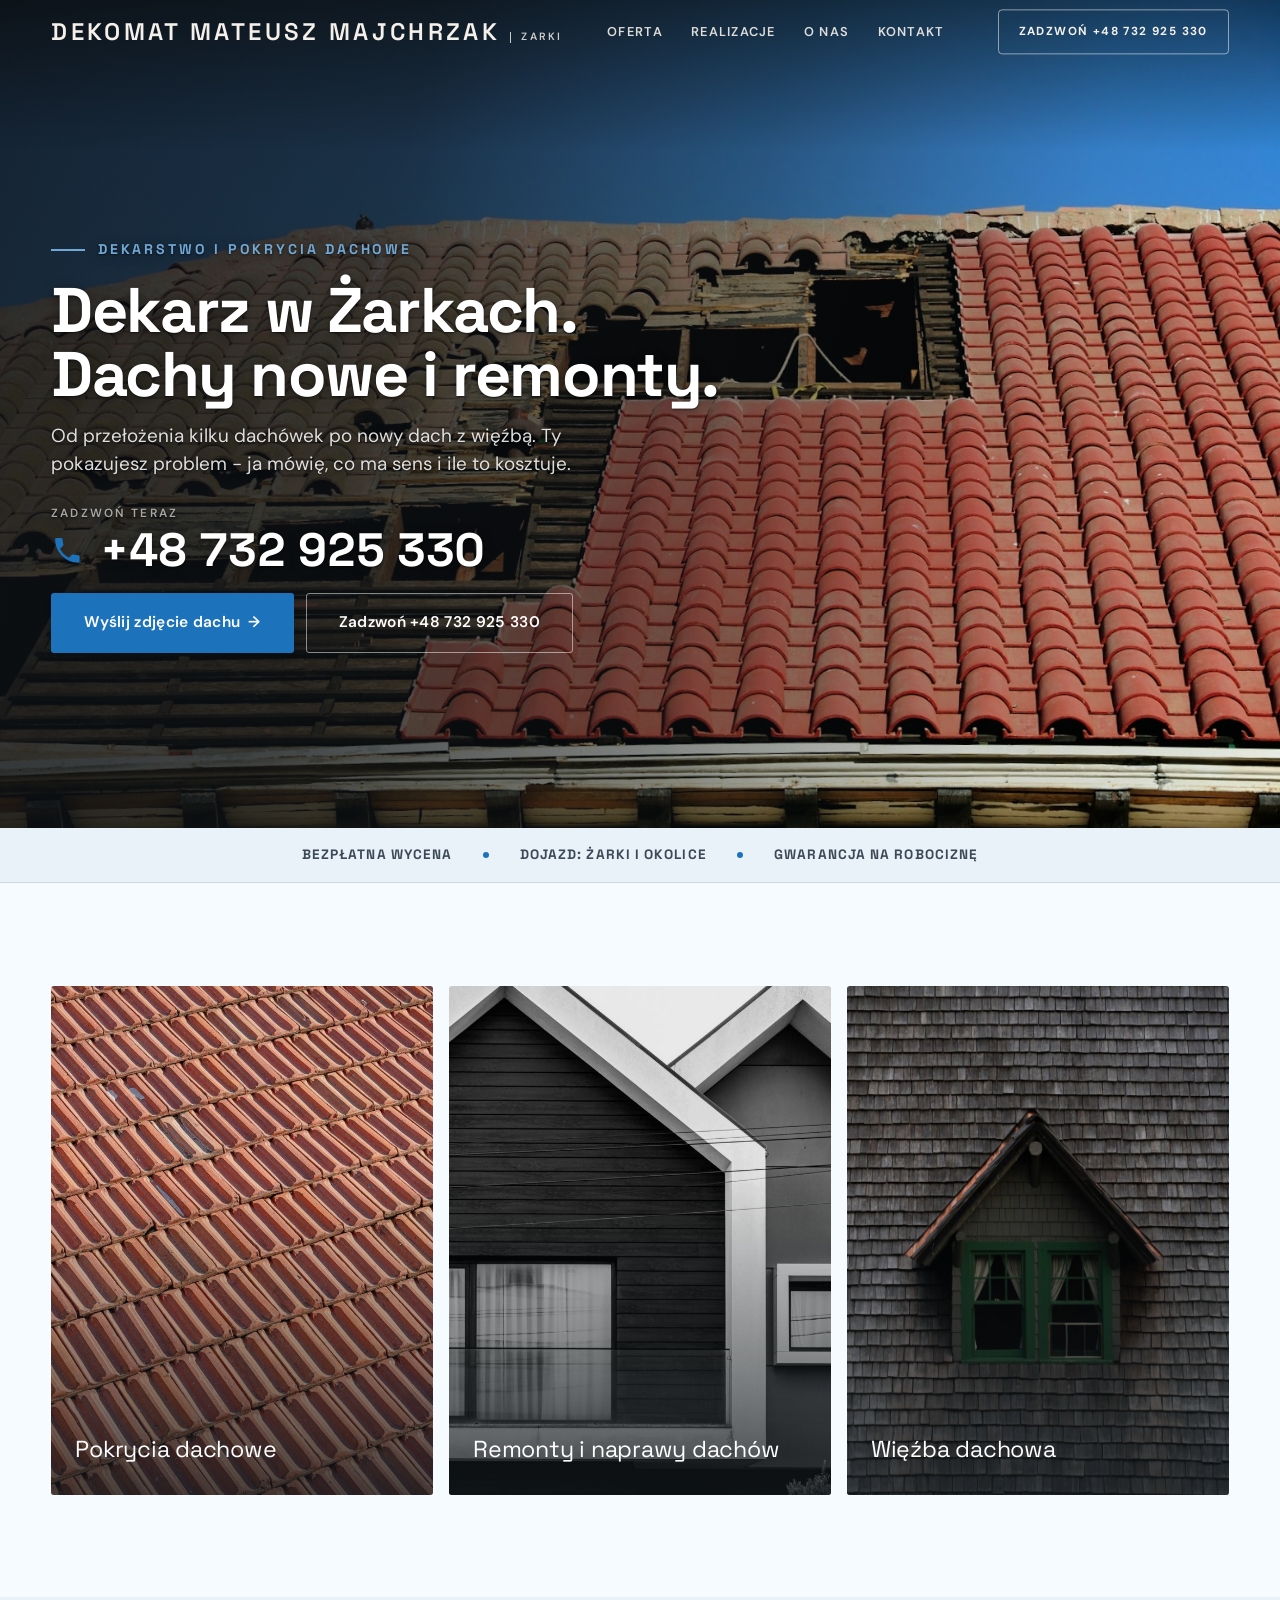
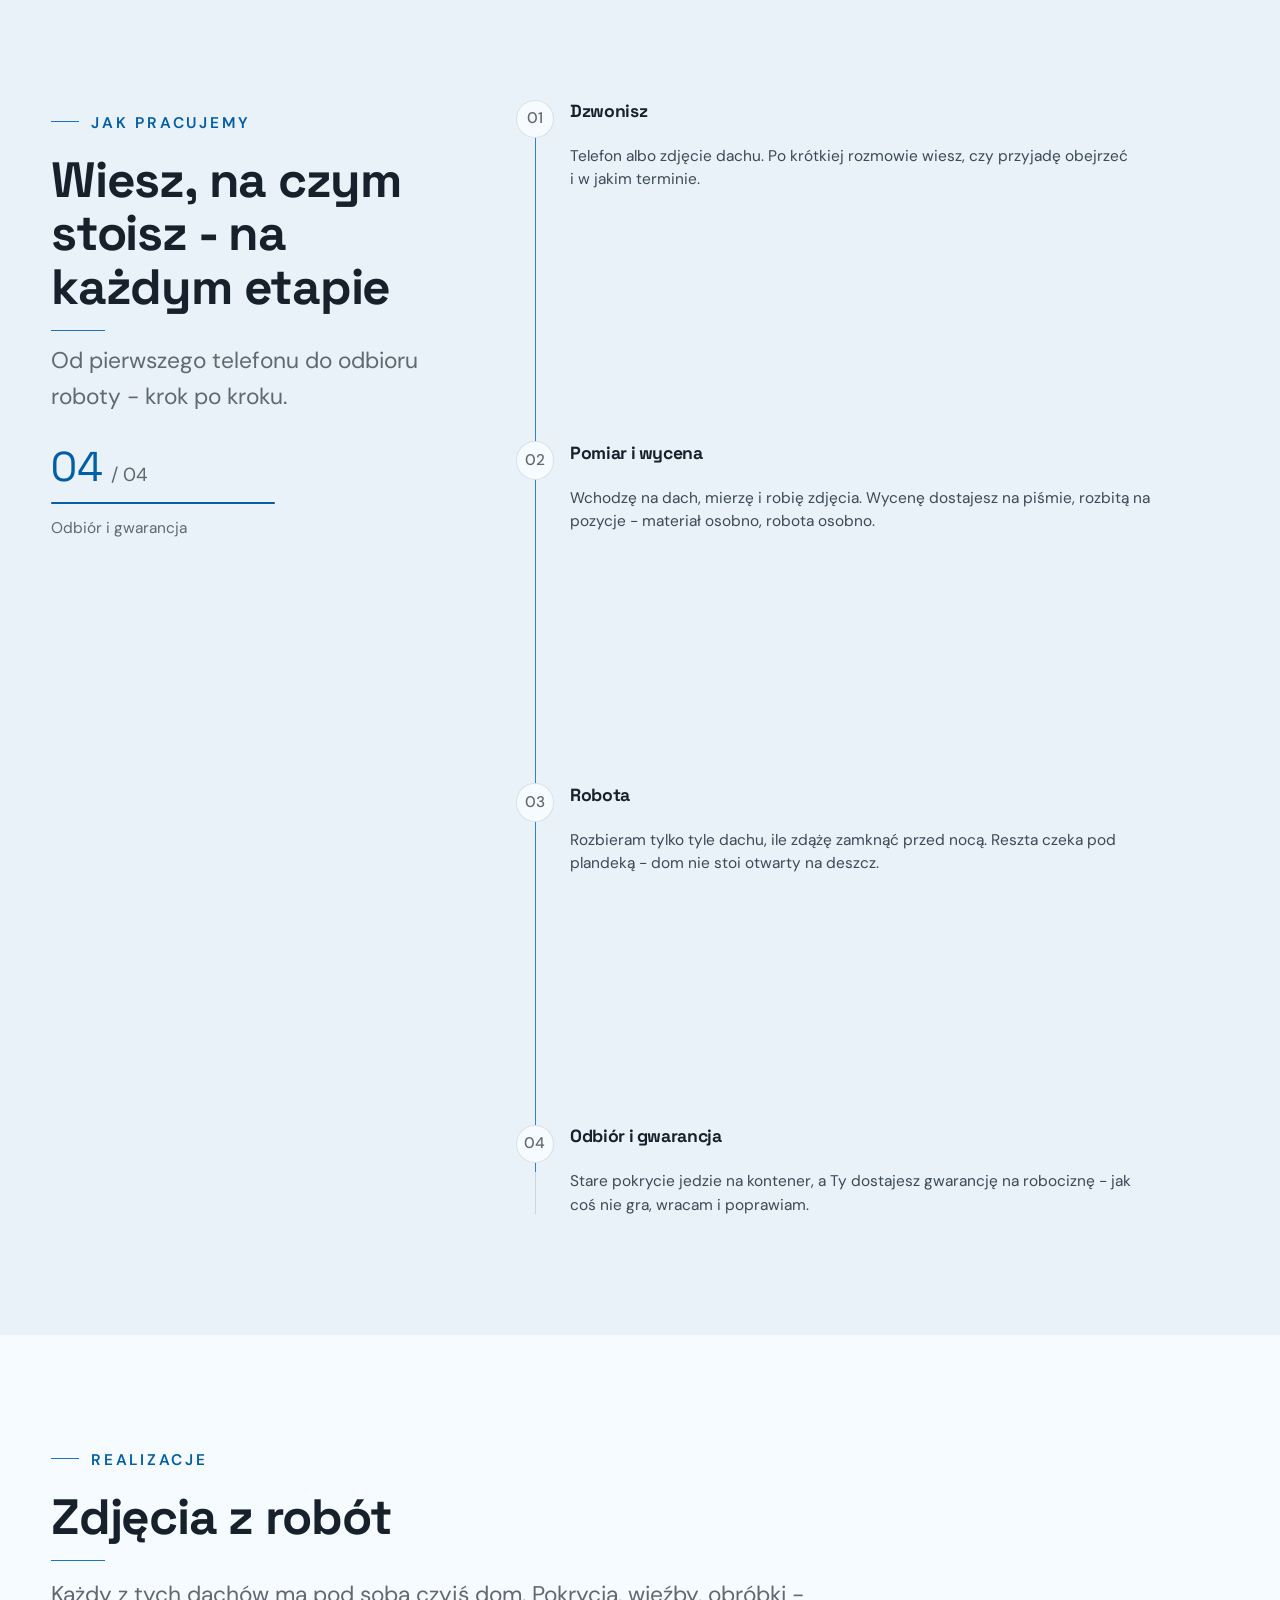
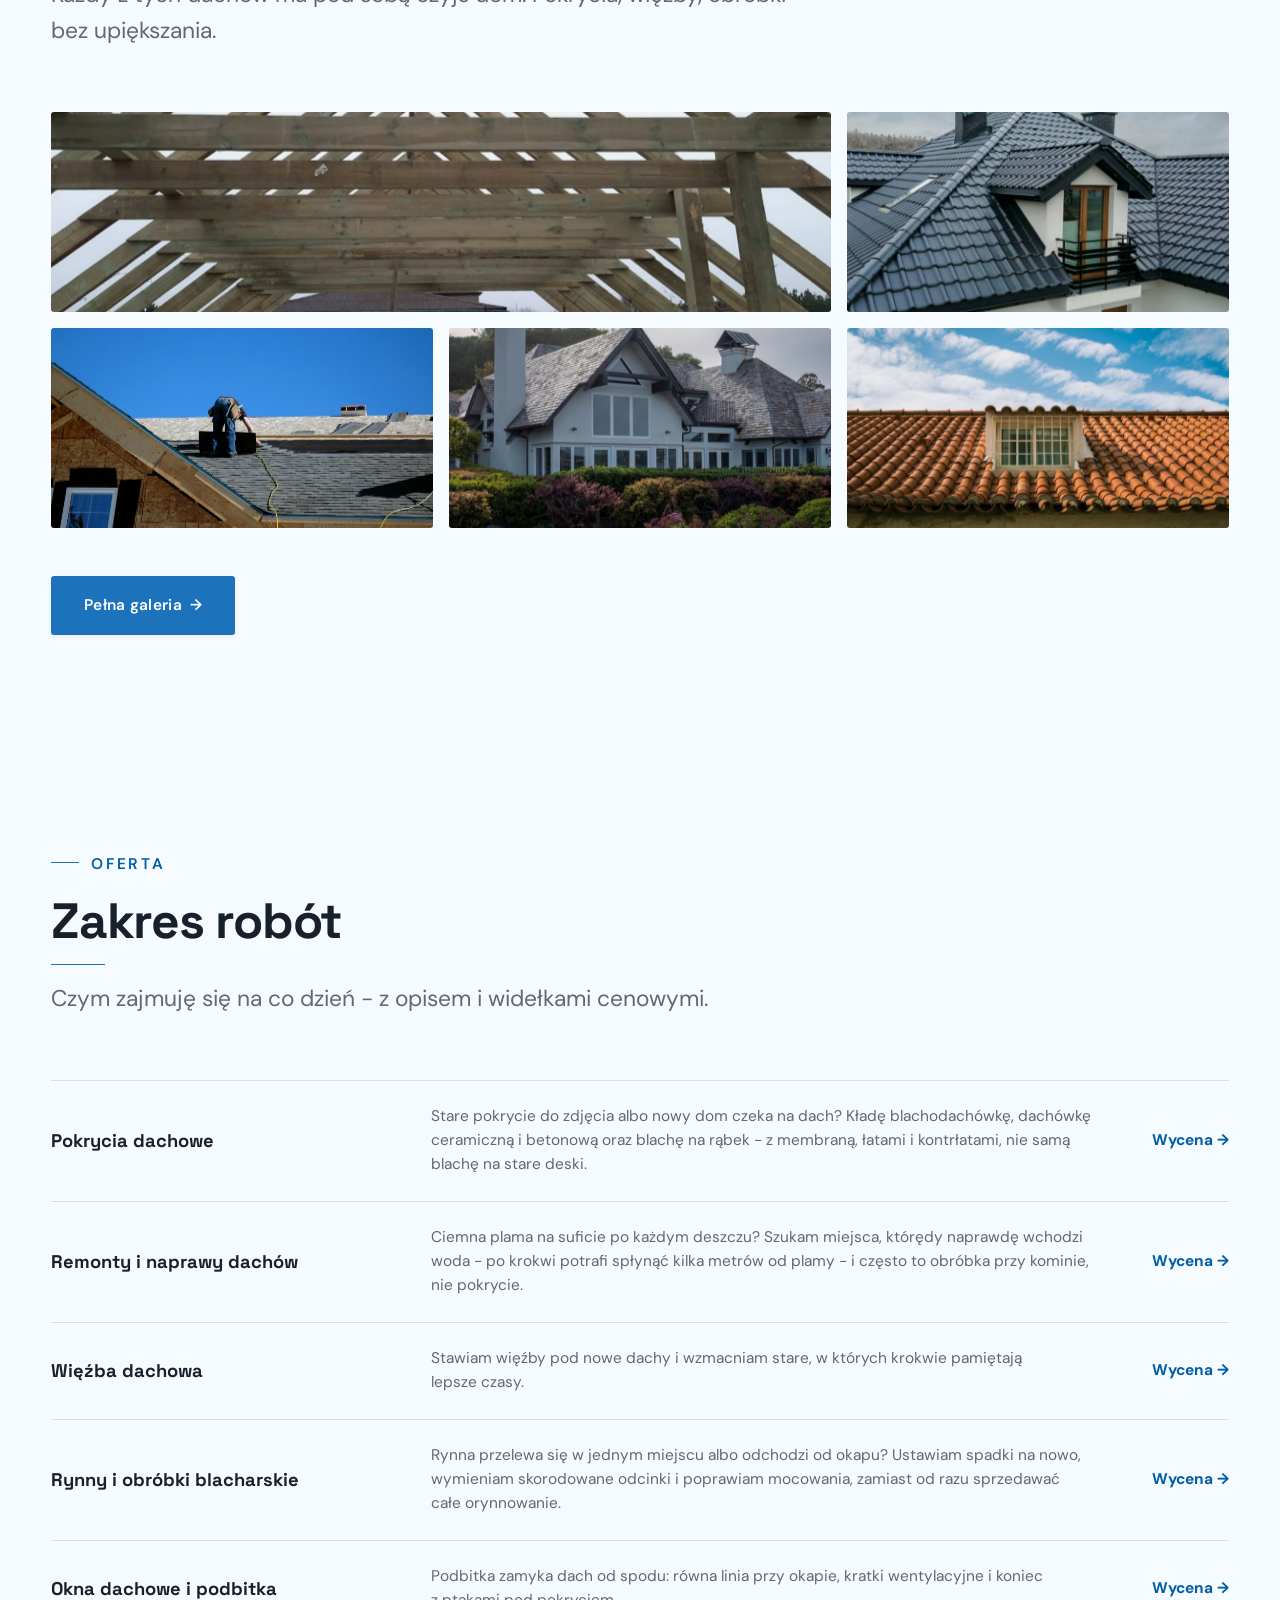
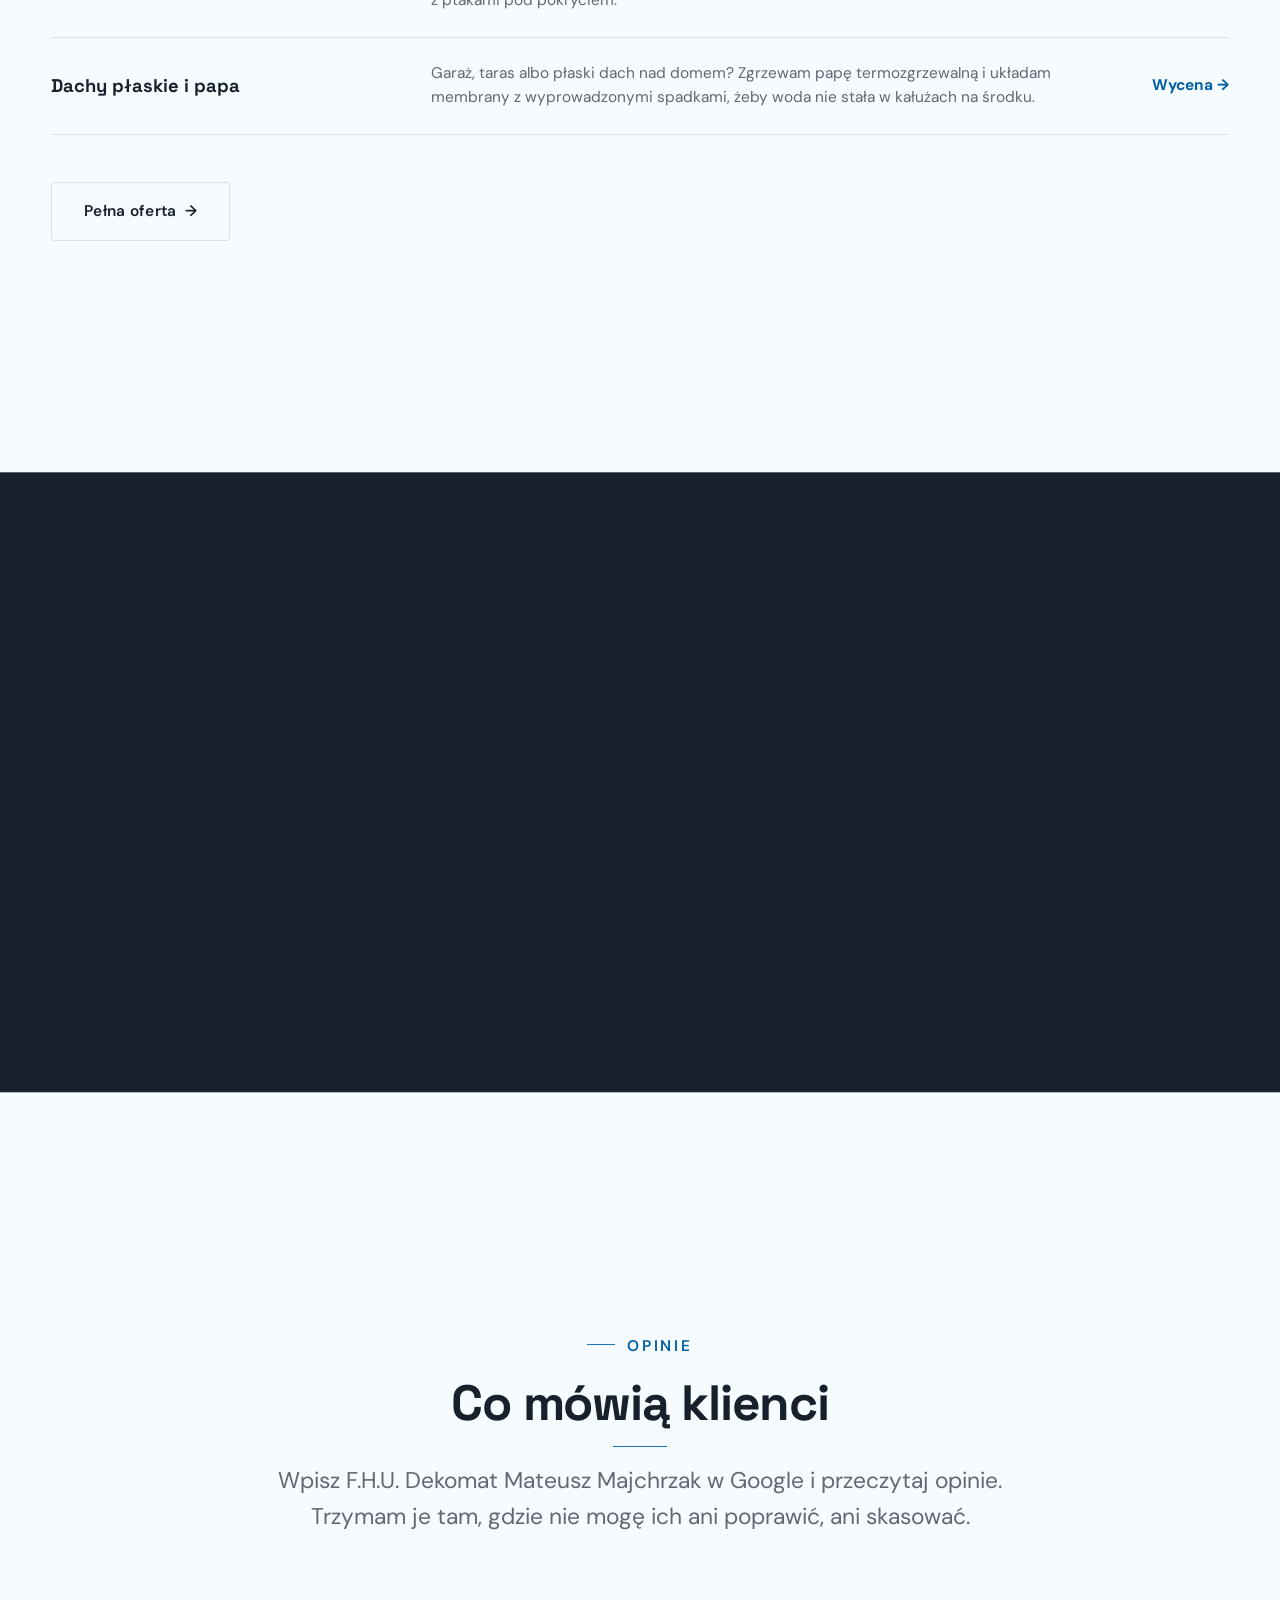
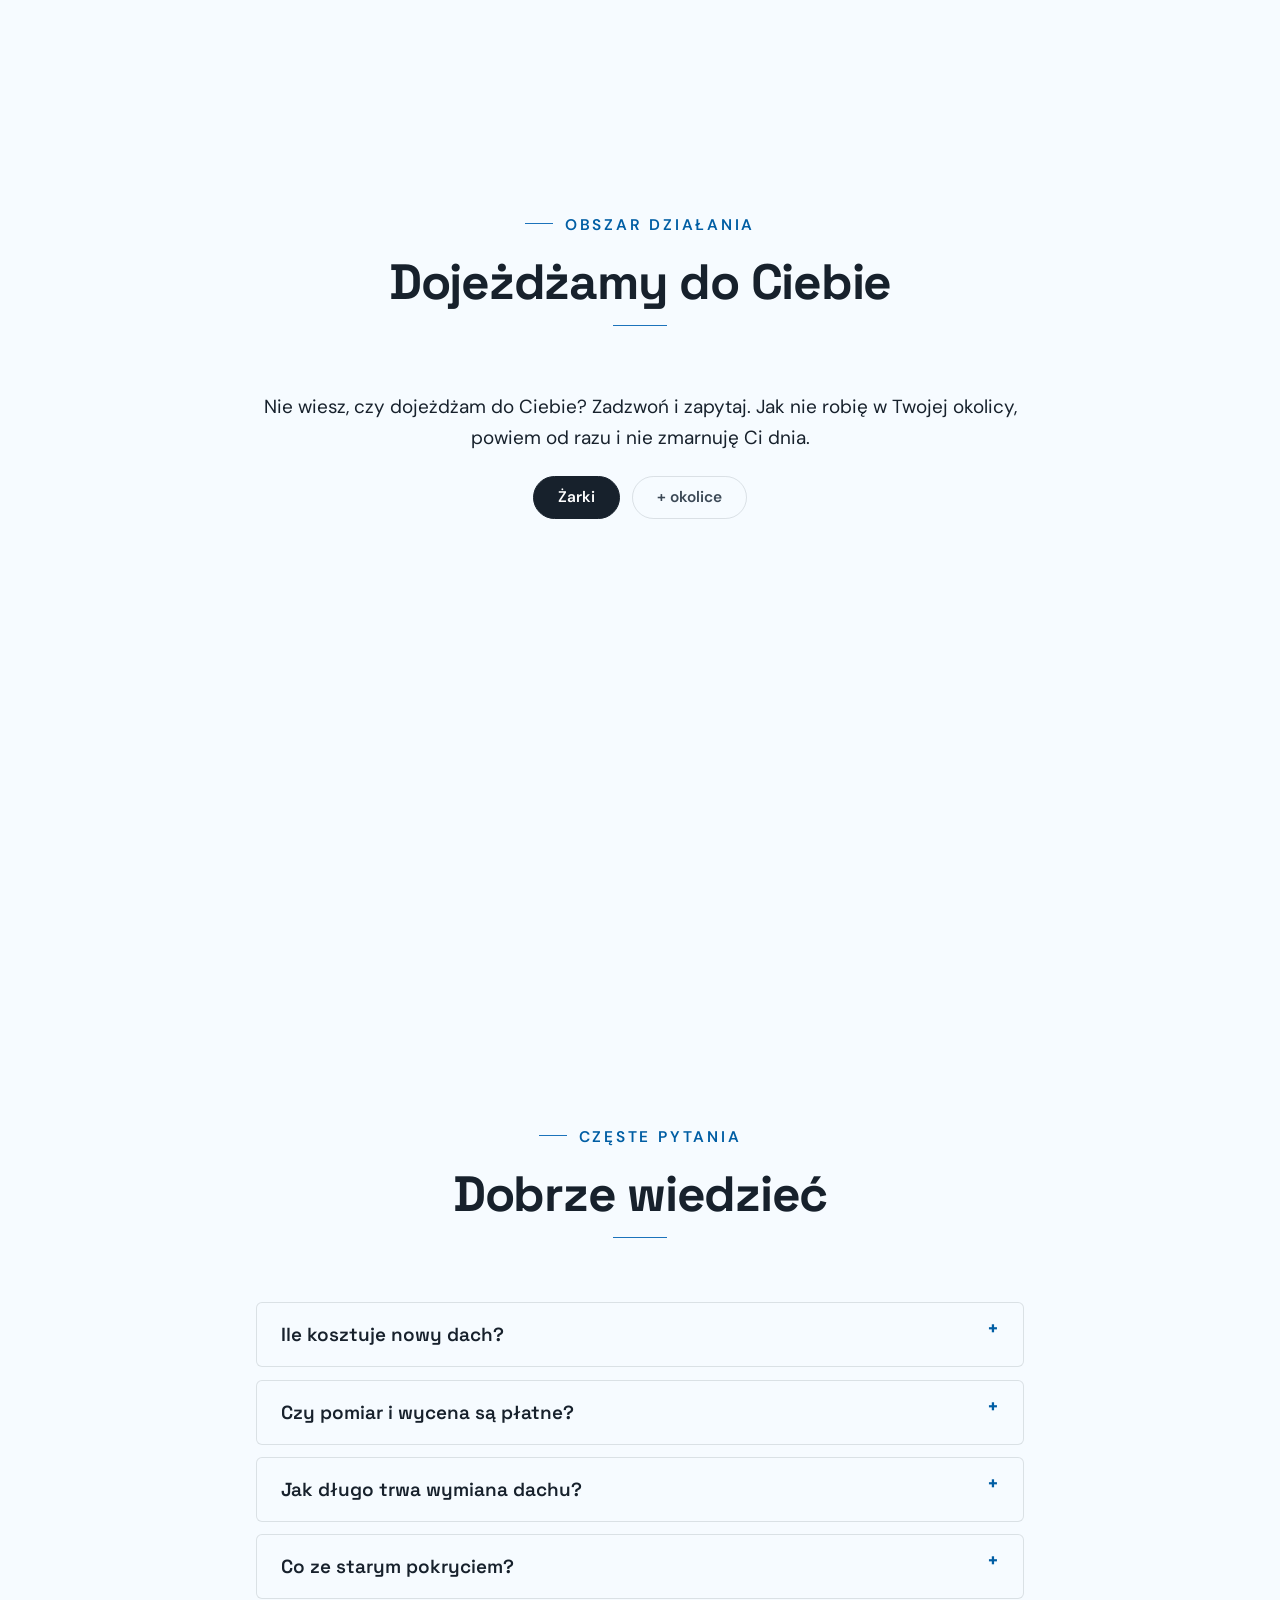
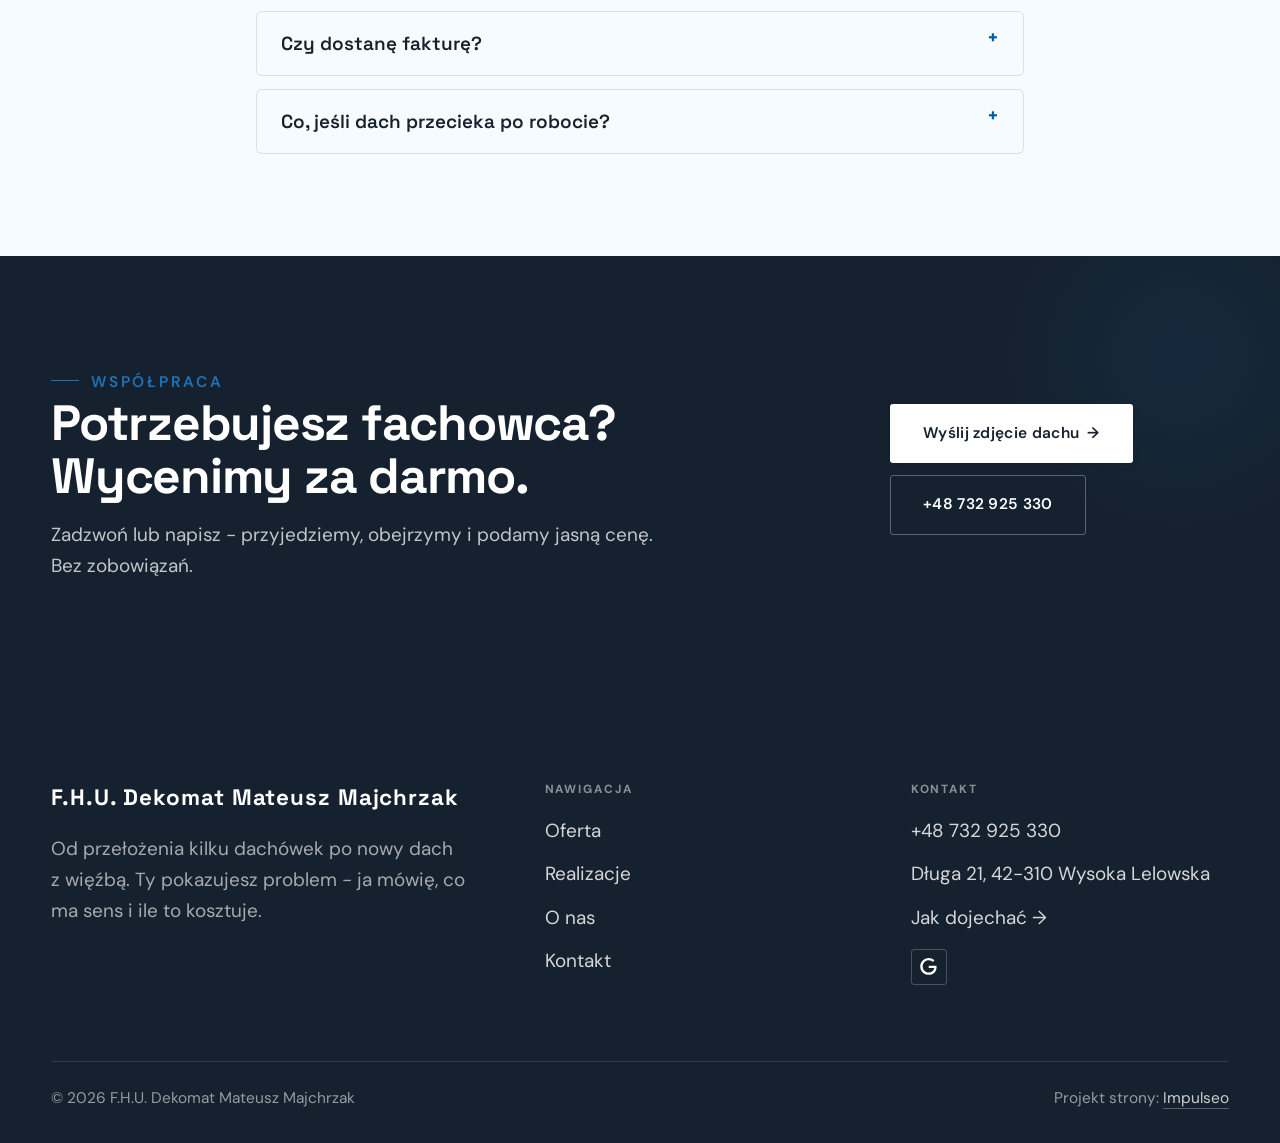
<file: index.html>
<!DOCTYPE html>
<html lang="pl">
<head>
<meta charset="UTF-8">
<meta name="viewport" content="width=device-width, initial-scale=1.0">
<title>F.H.U. Dekomat Mateusz Majchrzak - dekarstwo i pokrycia dachowe</title>
<meta name="description" content="Dekarz w Żarkach: nowe pokrycia, remonty dachów, więźba, rynny i obróbki. Bezpłatny pomiar, cena przed robotą. Zadzwoń: +48 732 925 330.">
<link rel="canonical" href="https://kris20032.github.io/f-h-u-dekomat-mateusz-majchrzak/">
<meta name="robots" content="noindex, nofollow">
<meta property="og:type" content="website">
<meta property="og:locale" content="pl_PL">
<meta property="og:site_name" content="Dekomat Mateusz Majchrzak">
<meta property="og:title" content="F.H.U. Dekomat Mateusz Majchrzak - dekarstwo i pokrycia dachowe">
<meta property="og:description" content="Dekarz w Żarkach: nowe pokrycia, remonty dachów, więźba, rynny i obróbki. Bezpłatny pomiar, cena przed robotą. Zadzwoń: +48 732 925 330.">
<meta property="og:url" content="https://kris20032.github.io/f-h-u-dekomat-mateusz-majchrzak/">
<meta property="og:image" content="https://kris20032.github.io/f-h-u-dekomat-mateusz-majchrzak/img/og.jpg">
<meta property="og:image:width" content="1200">
<meta property="og:image:height" content="630">
<meta name="twitter:card" content="summary_large_image">
<script type="application/ld+json">{"@context": "https://schema.org", "@type": "RoofingContractor", "name": "Dekomat Mateusz Majchrzak", "url": "https://kris20032.github.io/f-h-u-dekomat-mateusz-majchrzak/", "telephone": "+48732925330", "image": "https://kris20032.github.io/f-h-u-dekomat-mateusz-majchrzak/img/og.jpg", "areaServed": "Żarki", "sameAs": ["https://maps.google.com/?cid=13001617281199556667"]}</script>
<link rel="preconnect" href="https://fonts.googleapis.com">
<link rel="preconnect" href="https://fonts.gstatic.com" crossorigin>
<link href="https://fonts.googleapis.com/css2?family=Space+Grotesk:wght@500;600;700&family=DM+Sans:opsz,wght@9..40,400;9..40,500;9..40,600&display=swap" rel="stylesheet">
<link rel="stylesheet" href="assets/styles.css?v=f6aeac5c">
</head>
<body>

<header class="nav">
  <div class="wrap nav-inner">
    <a class="brand" href="index.html"><span class="name">Dekomat Mateusz Majchrzak</span><span class="sub">Żarki</span></a>
    <nav class="nav-links">
      <a href="oferta.html">Oferta</a>
      <a href="realizacje.html">Realizacje</a>
      <a href="o-nas.html">O nas</a>
      <a href="kontakt.html">Kontakt</a>
      <a href="tel:+48732925330" class="btn btn-accent">Zadzwoń +48 732 925 330</a>
    </nav>
    <button class="nav-toggle" aria-label="Menu"><span></span><span></span><span></span></button>
  </div>
</header>

<main>
<section class="hero-fach">
  <img class="hf-photo" src="img/hero.jpg" fetchpriority="high" data-rotate="img/g2.jpg|img/g14.jpg" alt="Dekomat Mateusz Majchrzak" width="1538" height="1132">
  <div class="hf-panel">
    <div class="hf-inner">
      <span class="hf-kicker">Dekarstwo i pokrycia dachowe</span>
      <h1 class="hf-title">Dekarz w Żarkach. Dachy nowe i remonty. <em></em></h1>
      <p class="hf-lead">Od przełożenia kilku dachówek po nowy dach z więźbą. Ty pokazujesz problem - ja mówię, co ma sens i ile to kosztuje.</p>
      <a class="hf-phone" href="tel:+48732925330"><span class="hf-phone-lab">Zadzwoń teraz</span><span class="hf-phone-num"><svg class="ico-tel" width="16" height="16" viewBox="0 0 24 24" fill="none" aria-hidden="true"><path d="M6.6 10.8a15.5 15.5 0 0 0 6.6 6.6l2.2-2.2a1 1 0 0 1 1-.24 11.4 11.4 0 0 0 3.6.58 1 1 0 0 1 1 1V20a1 1 0 0 1-1 1A17 17 0 0 1 3 4a1 1 0 0 1 1-1h3.5a1 1 0 0 1 1 1c0 1.25.2 2.46.58 3.6a1 1 0 0 1-.25 1l-2.23 2.2Z" fill="currentColor"/></svg> +48 732 925 330</span></a>
      <div class="hf-actions">
        <a href="kontakt.html" class="btn btn-accent">Wyślij zdjęcie dachu <span class="arr">→</span></a>
        <a href="tel:+48732925330" class="btn btn-ghost hf-ghost">Zadzwoń +48 732 925 330</a>
      </div>
    </div>
  </div>
</section>
<section class="fach-promise">
  <div class="wrap">
    <ul class="fp-row reveal"><li>Bezpłatna wycena</li><li>Dojazd: Żarki i okolice</li><li>Gwarancja na robociznę</li></ul>
  </div>
</section>
<section class="gateways-band">
  <div class="wrap">
    <div class="gateways">
      <a href="oferta.html" class="gateway reveal"><img src="img/g4.jpg" alt="Pokrycia dachowe" loading="lazy" width="1600" height="1067" decoding="async"><span class="g-ttl">Pokrycia dachowe</span></a>
      <a href="oferta.html" class="gateway reveal"><img src="img/g5.jpg" alt="Remonty i naprawy dachów" loading="lazy" width="1600" height="1066" decoding="async"><span class="g-ttl">Remonty i naprawy dachów</span></a>
      <a href="oferta.html" class="gateway reveal"><img src="img/g6.jpg" alt="Więźba dachowa" loading="lazy" width="1600" height="1216" decoding="async"><span class="g-ttl">Więźba dachowa</span></a>
    </div>
  </div>
</section>
<section class="proces proces-os fachowcy">
  <div class="wrap proc-grid">
    <div class="proc-side">
      <div class="head reveal">
        <span class="eyebrow">Jak pracujemy</span>
        <h2>Wiesz, na czym stoisz - na każdym etapie</h2>
        <p>Od pierwszego telefonu do odbioru roboty - krok po kroku.</p>
      </div>
      <div class="proc-count" aria-hidden="true"><span class="pc-cur">01</span><span class="pc-all">/ 04</span></div>
      <div class="proc-bar" aria-hidden="true"><i></i></div>
      <p class="proc-now" aria-hidden="true">Dzwonisz</p>
    </div>
    <ol class="proces-line">
      <li class="reveal"><span class="pno">01</span><h3>Dzwonisz</h3><p>Telefon albo zdjęcie dachu. Po krótkiej rozmowie wiesz, czy przyjadę obejrzeć i w jakim terminie.</p></li>
      <li class="reveal"><span class="pno">02</span><h3>Pomiar i wycena</h3><p>Wchodzę na dach, mierzę i robię zdjęcia. Wycenę dostajesz na piśmie, rozbitą na pozycje - materiał osobno, robota osobno.</p></li>
      <li class="reveal"><span class="pno">03</span><h3>Robota</h3><p>Rozbieram tylko tyle dachu, ile zdążę zamknąć przed nocą. Reszta czeka pod plandeką - dom nie stoi otwarty na deszcz.</p></li>
      <li class="reveal"><span class="pno">04</span><h3>Odbiór i gwarancja</h3><p>Stare pokrycie jedzie na kontener, a Ty dostajesz gwarancję na robociznę - jak coś nie gra, wracam i poprawiam.</p></li>
    </ol>
  </div>
</section>
<section>
  <div class="wrap">
    <div class="head reveal">
      <span class="eyebrow">Realizacje</span>
      <h2>Zdjęcia z robót</h2>
      <p>Każdy z tych dachów ma pod sobą czyjś dom. Pokrycia, więźby, obróbki - bez upiększania.</p>
    </div>
    <div class="gallery">
      <div class="tile t-two3 reveal"><img src="img/g1.jpg" alt="Dekomat Mateusz Majchrzak" loading="lazy" width="1562" height="698" decoding="async"></div>
      <div class="tile t-third reveal"><img src="img/g3.jpg" alt="Dekomat Mateusz Majchrzak" loading="lazy" width="930" height="464" decoding="async"></div>
      <div class="tile t-third reveal"><img src="img/about.jpg" alt="Dekomat Mateusz Majchrzak" loading="lazy" width="1506" height="944" decoding="async"></div>
      <div class="tile t-third reveal"><img src="img/g7.jpg" alt="Dekomat Mateusz Majchrzak" loading="lazy" width="1600" height="1106" decoding="async"></div>
      <div class="tile t-third reveal"><img src="img/g9.jpg" alt="Dekomat Mateusz Majchrzak" loading="lazy" width="1600" height="1068" decoding="async"></div>
    </div>
    <div style="margin-top:var(--space-7)" class="reveal"><a href="realizacje.html" class="btn btn-accent">Pełna galeria <span class="arr">→</span></a></div>
  </div>
</section>
<section class="fach-uslugi">
  <div class="wrap">
    <div class="head reveal">
      <span class="eyebrow">Oferta</span>
      <h2>Zakres robót</h2>
      <p>Czym zajmuję się na co dzień - z opisem i widełkami cenowymi.</p>
    </div>
    <ul class="fu-list">
      <li class="fu-row reveal"><div class="fu-name">Pokrycia dachowe</div><div class="fu-desc">Stare pokrycie do zdjęcia albo nowy dom czeka na dach? Kładę blachodachówkę, dachówkę ceramiczną i betonową oraz blachę na rąbek - z membraną, łatami i kontrłatami, nie samą blachę na stare deski.</div><a class="fu-cta" href="kontakt.html">Wycena <span class="arr">→</span></a></li>
      <li class="fu-row reveal"><div class="fu-name">Remonty i naprawy dachów</div><div class="fu-desc">Ciemna plama na suficie po każdym deszczu? Szukam miejsca, którędy naprawdę wchodzi woda - po krokwi potrafi spłynąć kilka metrów od plamy - i często to obróbka przy kominie, nie pokrycie.</div><a class="fu-cta" href="kontakt.html">Wycena <span class="arr">→</span></a></li>
      <li class="fu-row reveal"><div class="fu-name">Więźba dachowa</div><div class="fu-desc">Stawiam więźby pod nowe dachy i wzmacniam stare, w których krokwie pamiętają lepsze czasy.</div><a class="fu-cta" href="kontakt.html">Wycena <span class="arr">→</span></a></li>
      <li class="fu-row reveal"><div class="fu-name">Rynny i obróbki blacharskie</div><div class="fu-desc">Rynna przelewa się w jednym miejscu albo odchodzi od okapu? Ustawiam spadki na nowo, wymieniam skorodowane odcinki i poprawiam mocowania, zamiast od razu sprzedawać całe orynnowanie.</div><a class="fu-cta" href="kontakt.html">Wycena <span class="arr">→</span></a></li>
      <li class="fu-row reveal"><div class="fu-name">Okna dachowe i podbitka</div><div class="fu-desc">Podbitka zamyka dach od spodu: równa linia przy okapie, kratki wentylacyjne i koniec z ptakami pod pokryciem.</div><a class="fu-cta" href="kontakt.html">Wycena <span class="arr">→</span></a></li>
      <li class="fu-row reveal"><div class="fu-name">Dachy płaskie i papa</div><div class="fu-desc">Garaż, taras albo płaski dach nad domem? Zgrzewam papę termozgrzewalną i układam membrany z wyprowadzonymi spadkami, żeby woda nie stała w kałużach na środku.</div><a class="fu-cta" href="kontakt.html">Wycena <span class="arr">→</span></a></li>
    </ul>
    <div style="margin-top:var(--space-7)" class="reveal"><a href="oferta.html" class="btn btn-ghost">Pełna oferta <span class="arr">→</span></a></div>
  </div>
</section>
<section class="stopklatka" aria-hidden="true">
  <div class="stk-bg" style="background-image:url(img/g10.jpg)"></div>
</section>
<section class="opinie op-fallback">
  <div class="wrap">
    <div class="head center reveal">
      <span class="eyebrow">Opinie</span>
      <h2>Co mówią klienci</h2>
      <p>Wpisz F.H.U. Dekomat Mateusz Majchrzak w Google i przeczytaj opinie. Trzymam je tam, gdzie nie mogę ich ani poprawić, ani skasować.</p>
    </div>
  </div>
</section>
<section class="obszar">
  <div class="wrap">
    <div class="head center reveal">
      <span class="eyebrow">Obszar działania</span>
      <h2>Dojeżdżamy do Ciebie</h2>
    </div>
    <p class="obszar-txt reveal" style="text-align:center;max-width:60ch;margin:0 auto 1.4rem">Nie wiesz, czy dojeżdżam do Ciebie? Zadzwoń i zapytaj. Jak nie robię w Twojej okolicy, powiem od razu i nie zmarnuję Ci dnia.</p>
    <ul class="obszar-list reveal"><li class="is-home">Żarki</li><li>+ okolice</li></ul>
    <div class="obszar-mapa reveal" style="margin-top:var(--space-7)">
      <iframe title="Obszar działania - Żarki i okolice" src="https://maps.google.com/maps?q=50.6357506%2C19.3245618&amp;z=11&amp;output=embed" loading="lazy" referrerpolicy="no-referrer-when-downgrade" style="width:100%;height:clamp(280px,38vh,420px);border:0;display:block;border-radius:var(--r-md)"></iframe>
    </div>
  </div>
</section>
<section class="faq-klinika">
  <div class="wrap">
    <div class="head center reveal">
      <span class="eyebrow">Częste pytania</span>
      <h2>Dobrze wiedzieć</h2>
    </div>
    <div class="faq-list">
      <details class="faq-item reveal"><summary>Ile kosztuje nowy dach?</summary><p>Bez pomiaru nie strzelam - za dużo zależy od powierzchni, kątów i pokrycia. Widełki usłyszysz już przez telefon, dokładną cenę po pomiarze.</p></details>
      <details class="faq-item reveal"><summary>Czy pomiar i wycena są płatne?</summary><p>Nie. Pomiar i wycena w Żarkach i najbliższej okolicy są bezpłatne i do niczego nie zobowiązują.</p></details>
      <details class="faq-item reveal"><summary>Jak długo trwa wymiana dachu?</summary><p>Typowy dom to zwykle tydzień, dwa - zależnie od pokrycia i pogody. Termin i czas roboty znasz przed startem, a o przesunięciu przez pogodę mówię od razu, nie po fakcie.</p></details>
      <details class="faq-item reveal"><summary>Co ze starym pokryciem?</summary><p>Rozbiórka i wywóz są w wycenie, chyba że umówimy się inaczej. Stary eternit oddaję firmie z uprawnieniami do azbestu - tego nie wolno wywieźć byle gdzie i nie ma co ryzykować.</p></details>
      <details class="faq-item reveal"><summary>Czy dostanę fakturę?</summary><p>Tak - VAT albo paragon, jak wolisz. Przy większych dachach rozliczamy się etapami, po odebranej robocie.</p></details>
      <details class="faq-item reveal"><summary>Co, jeśli dach przecieka po robocie?</summary><p>Wracam i sprawdzam, gdzie puściło. Moja robota - poprawiam za darmo; przyczyna gdzie indziej - pokazuję zdjęcia i mówię, co z tym zrobić.</p></details>
    </div>
  </div>
</section>
<section class="cta">
  <div class="wrap">
    <div class="reveal">
      <span class="eyebrow">Współpraca</span>
      <h2>Potrzebujesz fachowca? Wycenimy za darmo.</h2>
      <p>Zadzwoń lub napisz - przyjedziemy, obejrzymy i podamy jasną cenę. Bez zobowiązań.</p>
    </div>
    <div class="cta-actions reveal">
      <a href="kontakt.html" class="btn btn-light">Wyślij zdjęcie dachu <span class="arr">→</span></a>
      <a href="tel:+48732925330" class="btn btn-ghost btn-ghost-cta">+48 732 925 330</a>
    </div>
  </div>
</section>
</main>

<footer>
  <div class="wrap">
    <div class="foot-grid">
      <div class="foot-brand">
        <div class="name">F.H.U. Dekomat Mateusz Majchrzak</div>
        <p>Od przełożenia kilku dachówek po nowy dach z więźbą. Ty pokazujesz problem - ja mówię, co ma sens i ile to kosztuje.</p>
      </div>
      <div class="foot-col">
        <h4>Nawigacja</h4>
        <a href="oferta.html">Oferta</a>
        <a href="realizacje.html">Realizacje</a>
        <a href="o-nas.html">O nas</a>
        <a href="kontakt.html">Kontakt</a>
      </div>
      <div class="foot-col">
        <h4>Kontakt</h4>
        <a href="tel:+48732925330">+48 732 925 330</a>
        <p>Długa 21, 42-310 Wysoka Lelowska</p>
        <a href="https://maps.google.com/?cid=13001617281199556667" target="_blank" rel="noopener">Jak dojechać →</a>
      <div class="foot-soc">
        <a class="soc" href="https://maps.google.com/?cid=13001617281199556667" target="_blank" rel="noopener" aria-label="Google - Dekomat Mateusz Majchrzak"><svg viewBox="0 0 24 24" aria-hidden="true" focusable="false"><path d="M12.48 10.92v3.28h7.84c-.24 1.84-.853 3.187-1.787 4.133-1.147 1.147-2.933 2.4-6.053 2.4-4.827 0-8.6-3.893-8.6-8.72s3.773-8.72 8.6-8.72c2.6 0 4.507 1.027 5.907 2.347l2.307-2.307C18.747 1.44 16.133 0 12.48 0 5.867 0 .307 5.387.307 12s5.56 12 12.173 12c3.573 0 6.267-1.173 8.373-3.36 2.16-2.16 2.84-5.213 2.84-7.667 0-.76-.053-1.467-.173-2.053H12.48z" fill="currentColor"/></svg></a>
      </div>
      </div>
    </div>
    <div class="foot-bot">
      <span>© 2026 F.H.U. Dekomat Mateusz Majchrzak</span>
      <span>Projekt strony: <a class="foot-credit" href="https://impulseo.pl" target="_blank" rel="noopener">Impulseo</a></span>
    </div>
  </div>
</footer>
<div class="sticky-call"><a class="sc-call" href="tel:+48732925330"><svg class="ico-tel" width="16" height="16" viewBox="0 0 24 24" fill="none" aria-hidden="true"><path d="M6.6 10.8a15.5 15.5 0 0 0 6.6 6.6l2.2-2.2a1 1 0 0 1 1-.24 11.4 11.4 0 0 0 3.6.58 1 1 0 0 1 1 1V20a1 1 0 0 1-1 1A17 17 0 0 1 3 4a1 1 0 0 1 1-1h3.5a1 1 0 0 1 1 1c0 1.25.2 2.46.58 3.6a1 1 0 0 1-.25 1l-2.23 2.2Z" fill="currentColor"/></svg> Zadzwoń</a><a class="sc-quote" href="kontakt.html">Wyślij zdjęcie dachu</a></div>
<div class="demo-wazne" data-do="2026-10-12" data-cykl="3" hidden><svg class="dw-ico" width="13" height="13" viewBox="0 0 24 24" fill="none" aria-hidden="true"><circle cx="12" cy="12" r="8.6" stroke="currentColor" stroke-width="1.8"/><path d="M12 7.2V12l3.3 2" stroke="currentColor" stroke-width="1.8" stroke-linecap="round"/></svg><span class="dw-txt"></span></div>

<script src="assets/main.js"></script>
</body>
</html>
</file>
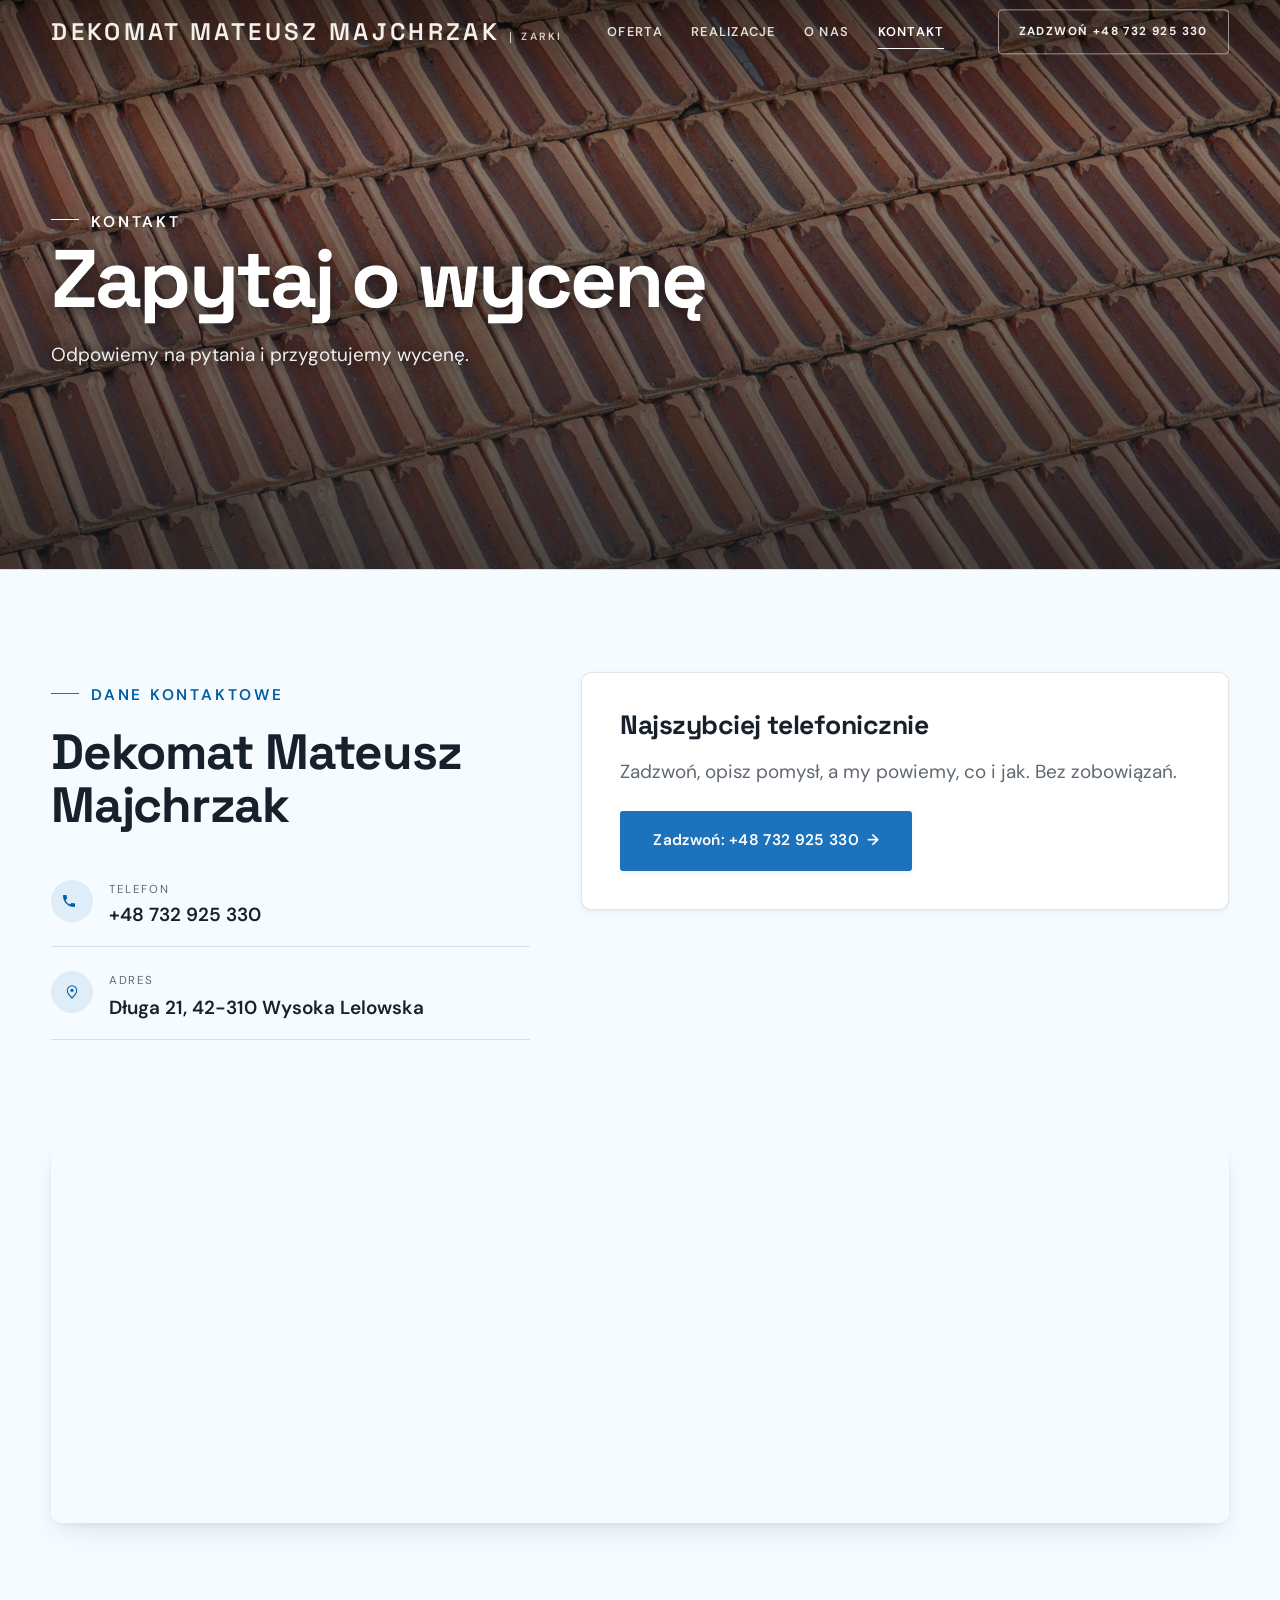
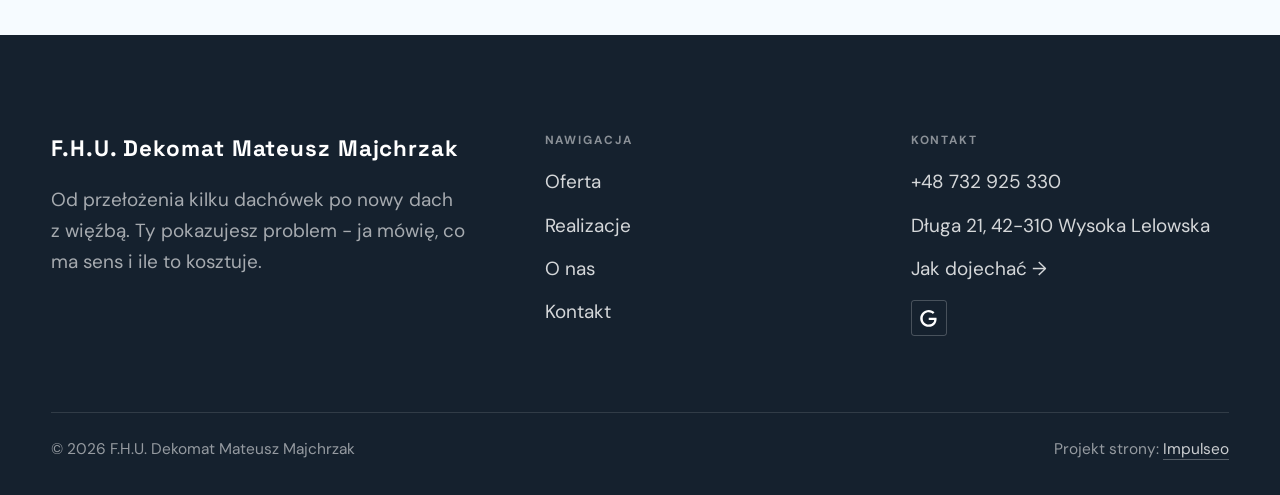
<file: kontakt.html>
<!DOCTYPE html>
<html lang="pl">
<head>
<meta charset="UTF-8">
<meta name="viewport" content="width=device-width, initial-scale=1.0">
<title>Kontakt - Dekomat Mateusz Majchrzak</title>
<meta name="description" content="Kontakt Dekomat Mateusz Majchrzak - Długa 21, 42-310 Wysoka Lelowska">
<link rel="canonical" href="https://kris20032.github.io/f-h-u-dekomat-mateusz-majchrzak/kontakt.html">
<meta name="robots" content="noindex, nofollow">
<meta property="og:type" content="website">
<meta property="og:locale" content="pl_PL">
<meta property="og:site_name" content="Dekomat Mateusz Majchrzak">
<meta property="og:title" content="Kontakt - Dekomat Mateusz Majchrzak">
<meta property="og:description" content="Kontakt Dekomat Mateusz Majchrzak - Długa 21, 42-310 Wysoka Lelowska">
<meta property="og:url" content="https://kris20032.github.io/f-h-u-dekomat-mateusz-majchrzak/kontakt.html">
<meta property="og:image" content="https://kris20032.github.io/f-h-u-dekomat-mateusz-majchrzak/img/og.jpg">
<meta property="og:image:width" content="1200">
<meta property="og:image:height" content="630">
<meta name="twitter:card" content="summary_large_image">
<link rel="preconnect" href="https://fonts.googleapis.com">
<link rel="preconnect" href="https://fonts.gstatic.com" crossorigin>
<link href="https://fonts.googleapis.com/css2?family=Space+Grotesk:wght@500;600;700&family=DM+Sans:opsz,wght@9..40,400;9..40,500;9..40,600&display=swap" rel="stylesheet">
<link rel="stylesheet" href="assets/styles.css?v=f6aeac5c">
</head>
<body>

<header class="nav">
  <div class="wrap nav-inner">
    <a class="brand" href="index.html"><span class="name">Dekomat Mateusz Majchrzak</span><span class="sub">Żarki</span></a>
    <nav class="nav-links">
      <a href="oferta.html">Oferta</a>
      <a href="realizacje.html">Realizacje</a>
      <a href="o-nas.html">O nas</a>
      <a href="kontakt.html" class="active" aria-current="page">Kontakt</a>
      <a href="tel:+48732925330" class="btn btn-accent">Zadzwoń +48 732 925 330</a>
    </nav>
    <button class="nav-toggle" aria-label="Menu"><span></span><span></span><span></span></button>
  </div>
</header>

<main>
<section class="pagehead">
  <img src="img/g12.jpg" alt="Dekomat Mateusz Majchrzak - Zapytaj o wycenę" width="1600" height="1067" decoding="async">
  <div class="wrap">
    <span class="eyebrow">Kontakt</span>
    <h1>Zapytaj o wycenę</h1>
    <p>Odpowiemy na pytania i przygotujemy wycenę.</p>
  </div>
</section>
<section>
  <div class="wrap contact-grid">
    <div class="reveal">
      <span class="eyebrow">Dane kontaktowe</span>
      <h2 style="margin:var(--space-4) 0 var(--space-6)">Dekomat Mateusz Majchrzak</h2>
      <div class="info-list">
        <div class="info-row"><div class="ic"><svg class="ico-tel" width="16" height="16" viewBox="0 0 24 24" fill="none" aria-hidden="true"><path d="M6.6 10.8a15.5 15.5 0 0 0 6.6 6.6l2.2-2.2a1 1 0 0 1 1-.24 11.4 11.4 0 0 0 3.6.58 1 1 0 0 1 1 1V20a1 1 0 0 1-1 1A17 17 0 0 1 3 4a1 1 0 0 1 1-1h3.5a1 1 0 0 1 1 1c0 1.25.2 2.46.58 3.6a1 1 0 0 1-.25 1l-2.23 2.2Z" fill="currentColor"/></svg></div><div><div class="lbl">Telefon</div><a class="val" href="tel:+48732925330">+48 732 925 330</a></div></div>
        <div class="info-row"><div class="ic"><svg class="ico-pin" width="16" height="16" viewBox="0 0 24 24" fill="none" aria-hidden="true"><path d="M12 21s7-6.1 7-11.5A7 7 0 0 0 5 9.5C5 14.9 12 21 12 21Z" stroke="currentColor" stroke-width="1.6" fill="none"/><circle cx="12" cy="9.5" r="2.4" fill="currentColor"/></svg></div><div><div class="lbl">Adres</div><div class="val">Długa 21, 42-310 Wysoka Lelowska</div></div></div>
      </div>
    </div>
    <div class="reveal">
      <div class="form">
        <h3 style="margin-bottom:var(--space-4)">Najszybciej telefonicznie</h3>
        <p class="muted" style="margin-bottom:var(--space-5)">Zadzwoń, opisz pomysł, a my powiemy, co i jak. Bez zobowiązań.</p>
        <a href="tel:+48732925330" class="btn btn-accent" style="justify-content:center">Zadzwoń: +48 732 925 330 <span class="arr">→</span></a>
      </div>
    </div>
  </div>
</section>
<section style="padding-top:0">
  <div class="wrap reveal">
    <iframe class="map" title="Dekomat Mateusz Majchrzak - Żarki" src="https://maps.google.com/maps?q=50.6357506%2C19.3245618&z=15&output=embed" loading="lazy" referrerpolicy="no-referrer-when-downgrade"></iframe>
  </div>
</section>
</main>

<footer>
  <div class="wrap">
    <div class="foot-grid">
      <div class="foot-brand">
        <div class="name">F.H.U. Dekomat Mateusz Majchrzak</div>
        <p>Od przełożenia kilku dachówek po nowy dach z więźbą. Ty pokazujesz problem - ja mówię, co ma sens i ile to kosztuje.</p>
      </div>
      <div class="foot-col">
        <h4>Nawigacja</h4>
        <a href="oferta.html">Oferta</a>
        <a href="realizacje.html">Realizacje</a>
        <a href="o-nas.html">O nas</a>
        <a href="kontakt.html">Kontakt</a>
      </div>
      <div class="foot-col">
        <h4>Kontakt</h4>
        <a href="tel:+48732925330">+48 732 925 330</a>
        <p>Długa 21, 42-310 Wysoka Lelowska</p>
        <a href="https://maps.google.com/?cid=13001617281199556667" target="_blank" rel="noopener">Jak dojechać →</a>
      <div class="foot-soc">
        <a class="soc" href="https://maps.google.com/?cid=13001617281199556667" target="_blank" rel="noopener" aria-label="Google - Dekomat Mateusz Majchrzak"><svg viewBox="0 0 24 24" aria-hidden="true" focusable="false"><path d="M12.48 10.92v3.28h7.84c-.24 1.84-.853 3.187-1.787 4.133-1.147 1.147-2.933 2.4-6.053 2.4-4.827 0-8.6-3.893-8.6-8.72s3.773-8.72 8.6-8.72c2.6 0 4.507 1.027 5.907 2.347l2.307-2.307C18.747 1.44 16.133 0 12.48 0 5.867 0 .307 5.387.307 12s5.56 12 12.173 12c3.573 0 6.267-1.173 8.373-3.36 2.16-2.16 2.84-5.213 2.84-7.667 0-.76-.053-1.467-.173-2.053H12.48z" fill="currentColor"/></svg></a>
      </div>
      </div>
    </div>
    <div class="foot-bot">
      <span>© 2026 F.H.U. Dekomat Mateusz Majchrzak</span>
      <span>Projekt strony: <a class="foot-credit" href="https://impulseo.pl" target="_blank" rel="noopener">Impulseo</a></span>
    </div>
  </div>
</footer>
<div class="sticky-call"><a class="sc-call" href="tel:+48732925330"><svg class="ico-tel" width="16" height="16" viewBox="0 0 24 24" fill="none" aria-hidden="true"><path d="M6.6 10.8a15.5 15.5 0 0 0 6.6 6.6l2.2-2.2a1 1 0 0 1 1-.24 11.4 11.4 0 0 0 3.6.58 1 1 0 0 1 1 1V20a1 1 0 0 1-1 1A17 17 0 0 1 3 4a1 1 0 0 1 1-1h3.5a1 1 0 0 1 1 1c0 1.25.2 2.46.58 3.6a1 1 0 0 1-.25 1l-2.23 2.2Z" fill="currentColor"/></svg> Zadzwoń</a><a class="sc-quote" href="kontakt.html">Wyślij zdjęcie dachu</a></div>
<div class="demo-wazne" data-do="2026-10-12" data-cykl="3" hidden><svg class="dw-ico" width="13" height="13" viewBox="0 0 24 24" fill="none" aria-hidden="true"><circle cx="12" cy="12" r="8.6" stroke="currentColor" stroke-width="1.8"/><path d="M12 7.2V12l3.3 2" stroke="currentColor" stroke-width="1.8" stroke-linecap="round"/></svg><span class="dw-txt"></span></div>

<script src="assets/main.js"></script>
</body>
</html>
</file>
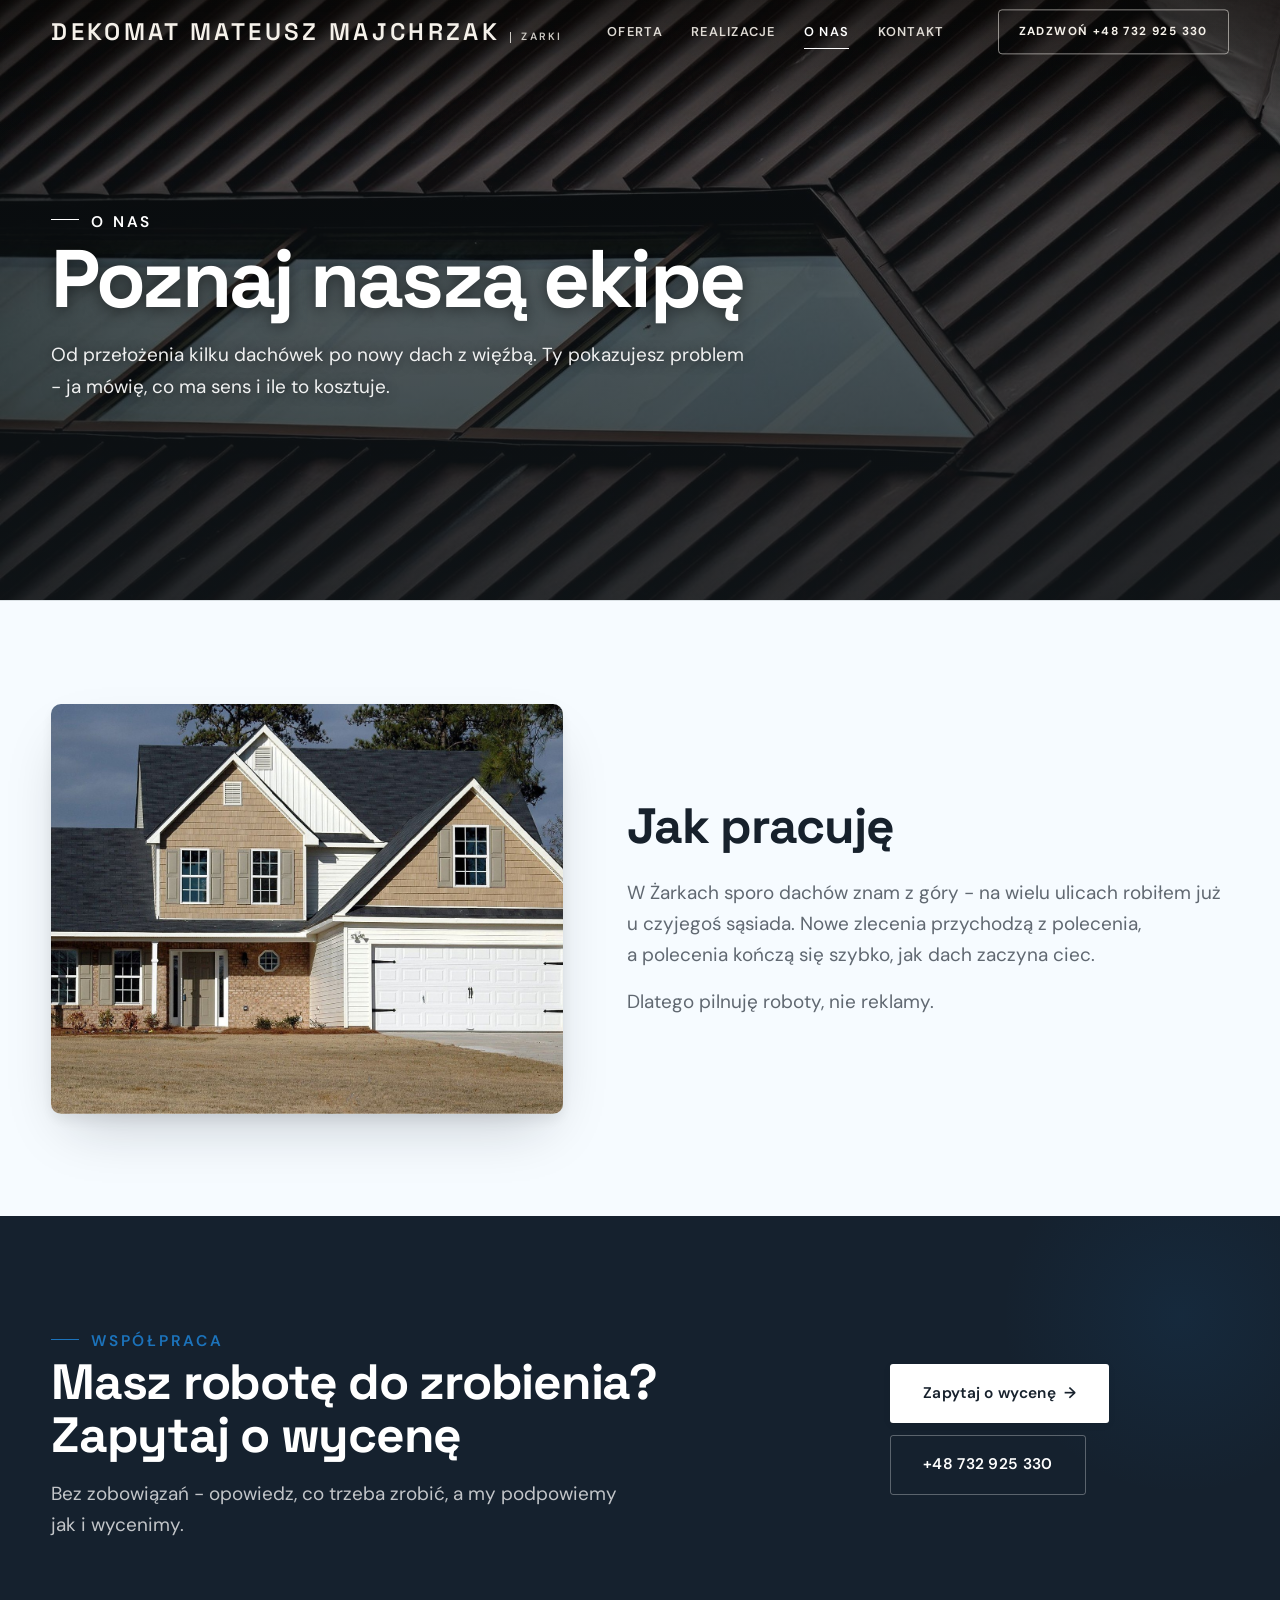
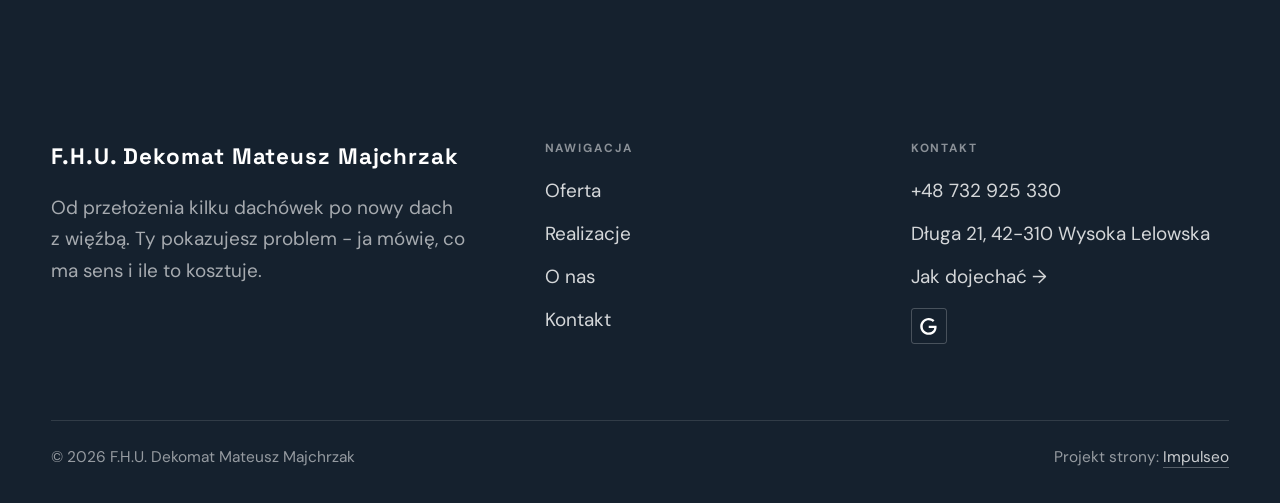
<file: o-nas.html>
<!DOCTYPE html>
<html lang="pl">
<head>
<meta charset="UTF-8">
<meta name="viewport" content="width=device-width, initial-scale=1.0">
<title>O nas - Dekomat Mateusz Majchrzak</title>
<meta name="description" content="Dekarz w Żarkach: nowe pokrycia, remonty dachów, więźba, rynny i obróbki. Bezpłatny pomiar, cena przed robotą. Zadzwoń: +48 732 925 330.">
<link rel="canonical" href="https://kris20032.github.io/f-h-u-dekomat-mateusz-majchrzak/o-nas.html">
<meta name="robots" content="noindex, nofollow">
<meta property="og:type" content="website">
<meta property="og:locale" content="pl_PL">
<meta property="og:site_name" content="Dekomat Mateusz Majchrzak">
<meta property="og:title" content="O nas - Dekomat Mateusz Majchrzak">
<meta property="og:description" content="Dekarz w Żarkach: nowe pokrycia, remonty dachów, więźba, rynny i obróbki. Bezpłatny pomiar, cena przed robotą. Zadzwoń: +48 732 925 330.">
<meta property="og:url" content="https://kris20032.github.io/f-h-u-dekomat-mateusz-majchrzak/o-nas.html">
<meta property="og:image" content="https://kris20032.github.io/f-h-u-dekomat-mateusz-majchrzak/img/og.jpg">
<meta property="og:image:width" content="1200">
<meta property="og:image:height" content="630">
<meta name="twitter:card" content="summary_large_image">
<link rel="preconnect" href="https://fonts.googleapis.com">
<link rel="preconnect" href="https://fonts.gstatic.com" crossorigin>
<link href="https://fonts.googleapis.com/css2?family=Space+Grotesk:wght@500;600;700&family=DM+Sans:opsz,wght@9..40,400;9..40,500;9..40,600&display=swap" rel="stylesheet">
<link rel="stylesheet" href="assets/styles.css?v=f6aeac5c">
</head>
<body>

<header class="nav">
  <div class="wrap nav-inner">
    <a class="brand" href="index.html"><span class="name">Dekomat Mateusz Majchrzak</span><span class="sub">Żarki</span></a>
    <nav class="nav-links">
      <a href="oferta.html">Oferta</a>
      <a href="realizacje.html">Realizacje</a>
      <a href="o-nas.html" class="active" aria-current="page">O nas</a>
      <a href="kontakt.html">Kontakt</a>
      <a href="tel:+48732925330" class="btn btn-accent">Zadzwoń +48 732 925 330</a>
    </nav>
    <button class="nav-toggle" aria-label="Menu"><span></span><span></span><span></span></button>
  </div>
</header>

<main>
<section class="pagehead">
  <img src="img/g10.jpg" alt="Dekomat Mateusz Majchrzak - Poznaj naszą ekipę" width="1600" height="1066" decoding="async">
  <div class="wrap">
    <span class="eyebrow">O nas</span>
    <h1>Poznaj naszą ekipę</h1>
    <p>Od przełożenia kilku dachówek po nowy dach z więźbą. Ty pokazujesz problem - ja mówię, co ma sens i ile to kosztuje.</p>
  </div>
</section>
<section>
  <div class="wrap split">
    <div class="split-art reveal"><img src="img/g11.jpg" alt="Dekomat Mateusz Majchrzak" loading="lazy" width="1600" height="1049" decoding="async"></div>
    <div class="split-copy reveal">
      <h2>Jak pracuję</h2>
      <p class="muted">W Żarkach sporo dachów znam z góry - na wielu ulicach robiłem już u czyjegoś sąsiada. Nowe zlecenia przychodzą z polecenia, a polecenia kończą się szybko, jak dach zaczyna ciec.</p>
      <p class="muted">Dlatego pilnuję roboty, nie reklamy.</p>
    </div>
  </div>
</section>


<section class="cta">
  <div class="wrap">
    <div class="reveal">
      <span class="eyebrow">Współpraca</span>
      <h2>Masz robotę do zrobienia? Zapytaj o wycenę</h2>
      <p>Bez zobowiązań - opowiedz, co trzeba zrobić, a my podpowiemy jak i wycenimy.</p>
    </div>
    <div class="cta-actions reveal">
      <a href="kontakt.html" class="btn btn-light">Zapytaj o wycenę <span class="arr">→</span></a>
      <a href="tel:+48732925330" class="btn btn-ghost btn-ghost-cta">+48 732 925 330</a>
    </div>
  </div>
</section>
</main>

<footer>
  <div class="wrap">
    <div class="foot-grid">
      <div class="foot-brand">
        <div class="name">F.H.U. Dekomat Mateusz Majchrzak</div>
        <p>Od przełożenia kilku dachówek po nowy dach z więźbą. Ty pokazujesz problem - ja mówię, co ma sens i ile to kosztuje.</p>
      </div>
      <div class="foot-col">
        <h4>Nawigacja</h4>
        <a href="oferta.html">Oferta</a>
        <a href="realizacje.html">Realizacje</a>
        <a href="o-nas.html">O nas</a>
        <a href="kontakt.html">Kontakt</a>
      </div>
      <div class="foot-col">
        <h4>Kontakt</h4>
        <a href="tel:+48732925330">+48 732 925 330</a>
        <p>Długa 21, 42-310 Wysoka Lelowska</p>
        <a href="https://maps.google.com/?cid=13001617281199556667" target="_blank" rel="noopener">Jak dojechać →</a>
      <div class="foot-soc">
        <a class="soc" href="https://maps.google.com/?cid=13001617281199556667" target="_blank" rel="noopener" aria-label="Google - Dekomat Mateusz Majchrzak"><svg viewBox="0 0 24 24" aria-hidden="true" focusable="false"><path d="M12.48 10.92v3.28h7.84c-.24 1.84-.853 3.187-1.787 4.133-1.147 1.147-2.933 2.4-6.053 2.4-4.827 0-8.6-3.893-8.6-8.72s3.773-8.72 8.6-8.72c2.6 0 4.507 1.027 5.907 2.347l2.307-2.307C18.747 1.44 16.133 0 12.48 0 5.867 0 .307 5.387.307 12s5.56 12 12.173 12c3.573 0 6.267-1.173 8.373-3.36 2.16-2.16 2.84-5.213 2.84-7.667 0-.76-.053-1.467-.173-2.053H12.48z" fill="currentColor"/></svg></a>
      </div>
      </div>
    </div>
    <div class="foot-bot">
      <span>© 2026 F.H.U. Dekomat Mateusz Majchrzak</span>
      <span>Projekt strony: <a class="foot-credit" href="https://impulseo.pl" target="_blank" rel="noopener">Impulseo</a></span>
    </div>
  </div>
</footer>
<div class="sticky-call"><a class="sc-call" href="tel:+48732925330"><svg class="ico-tel" width="16" height="16" viewBox="0 0 24 24" fill="none" aria-hidden="true"><path d="M6.6 10.8a15.5 15.5 0 0 0 6.6 6.6l2.2-2.2a1 1 0 0 1 1-.24 11.4 11.4 0 0 0 3.6.58 1 1 0 0 1 1 1V20a1 1 0 0 1-1 1A17 17 0 0 1 3 4a1 1 0 0 1 1-1h3.5a1 1 0 0 1 1 1c0 1.25.2 2.46.58 3.6a1 1 0 0 1-.25 1l-2.23 2.2Z" fill="currentColor"/></svg> Zadzwoń</a><a class="sc-quote" href="kontakt.html">Wyślij zdjęcie dachu</a></div>
<div class="demo-wazne" data-do="2026-10-12" data-cykl="3" hidden><svg class="dw-ico" width="13" height="13" viewBox="0 0 24 24" fill="none" aria-hidden="true"><circle cx="12" cy="12" r="8.6" stroke="currentColor" stroke-width="1.8"/><path d="M12 7.2V12l3.3 2" stroke="currentColor" stroke-width="1.8" stroke-linecap="round"/></svg><span class="dw-txt"></span></div>

<script src="assets/main.js"></script>
</body>
</html>
</file>
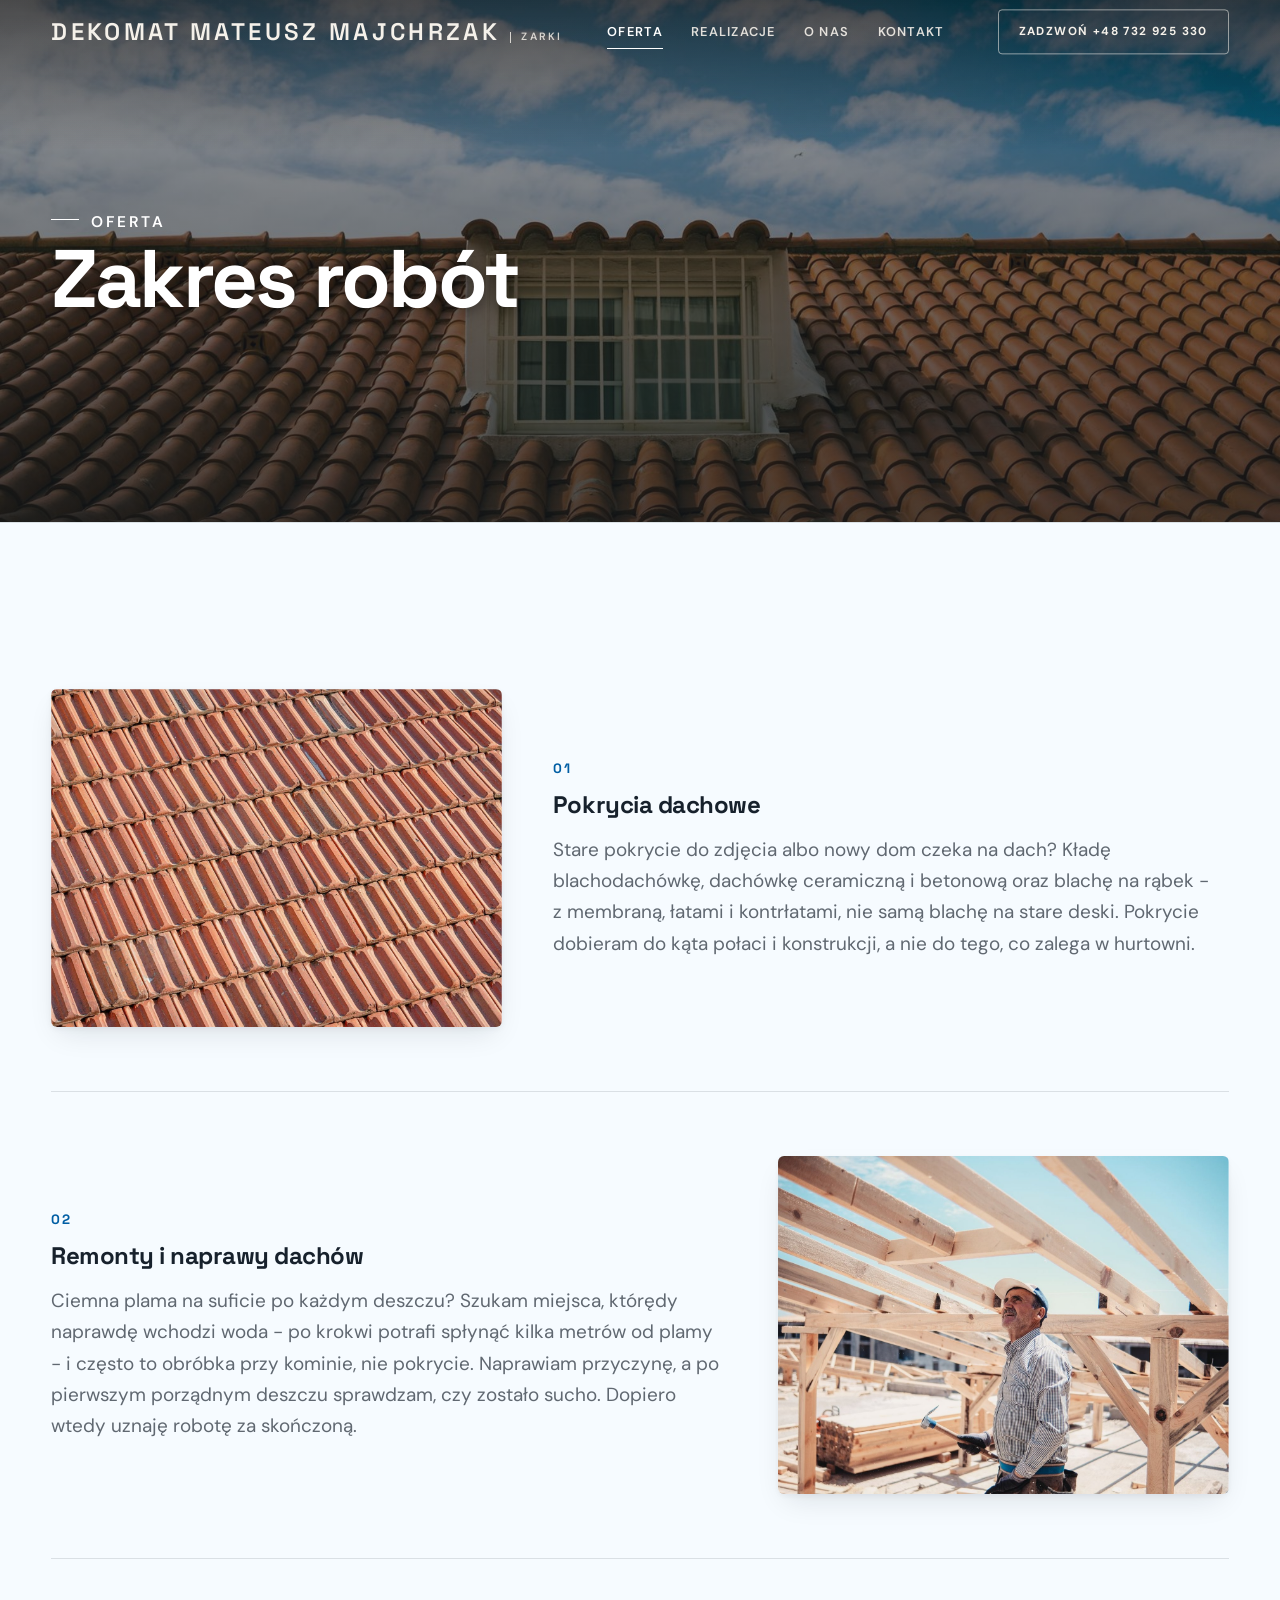
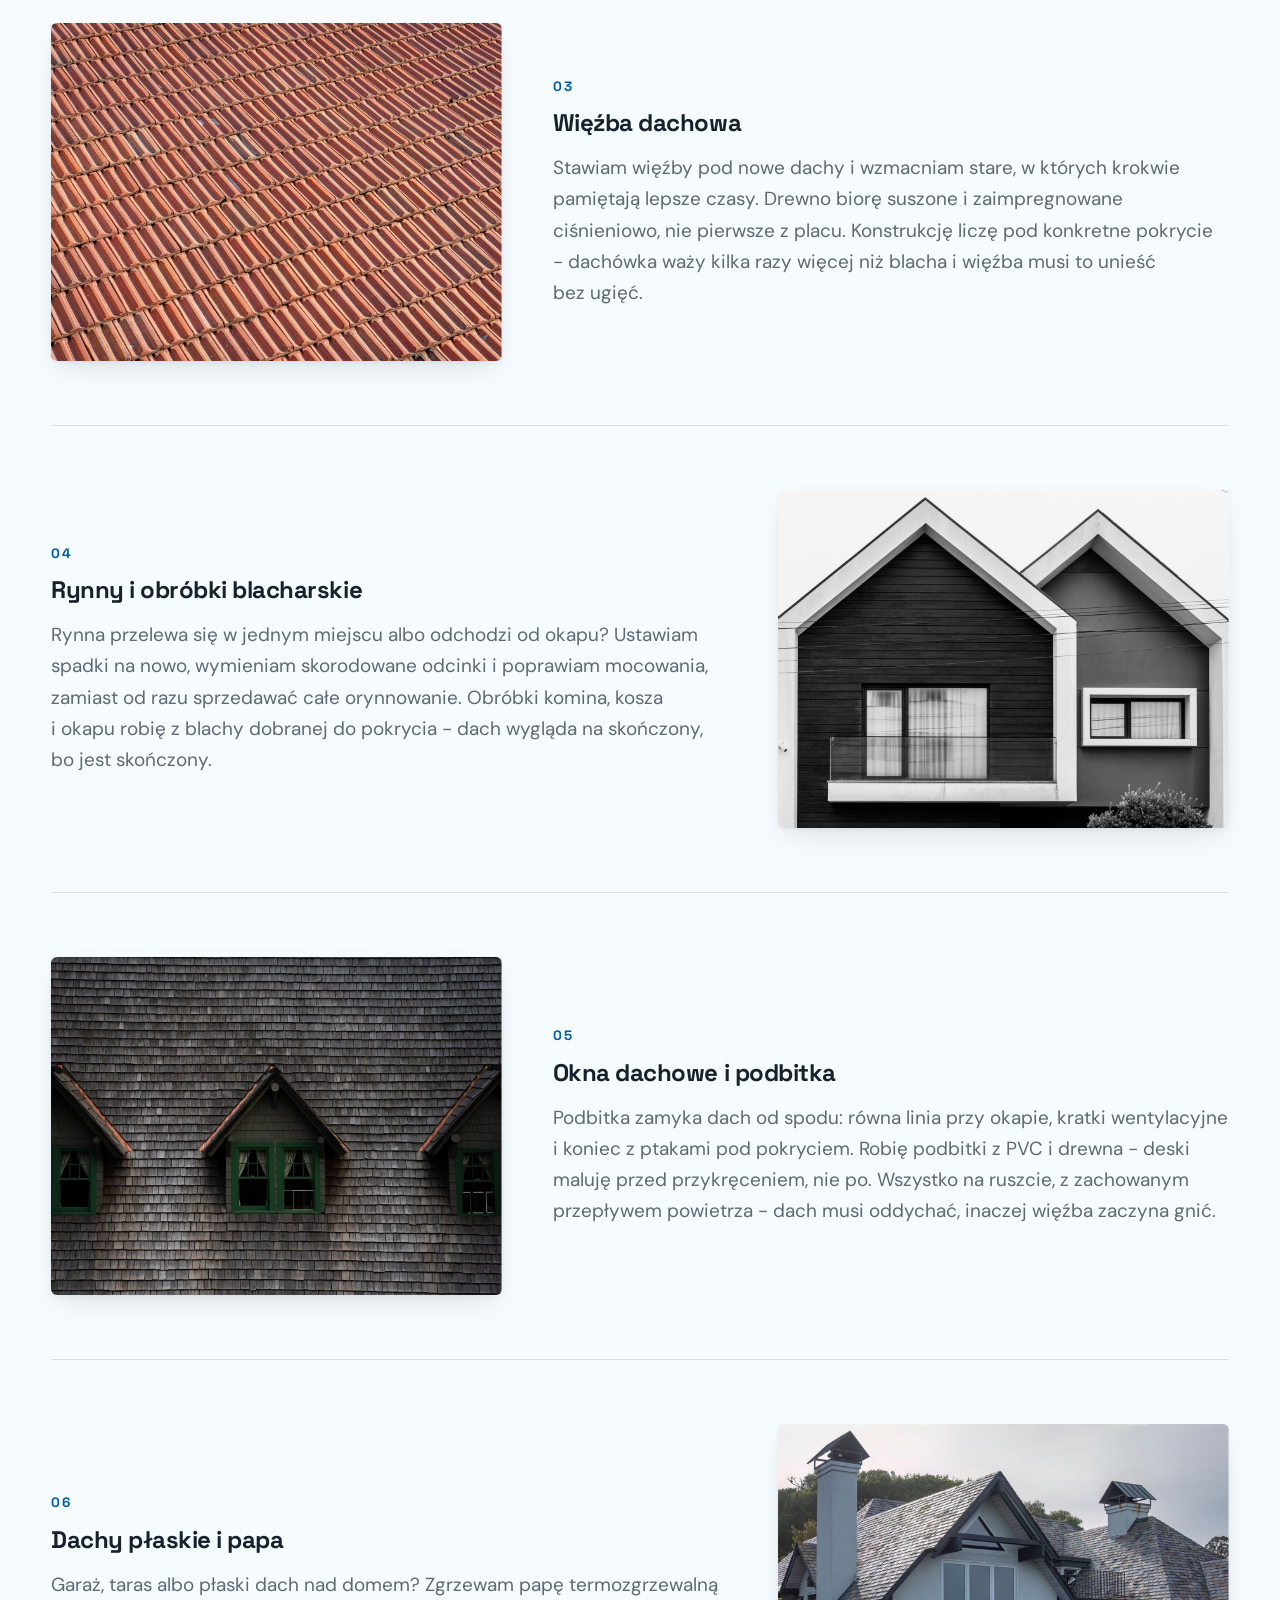
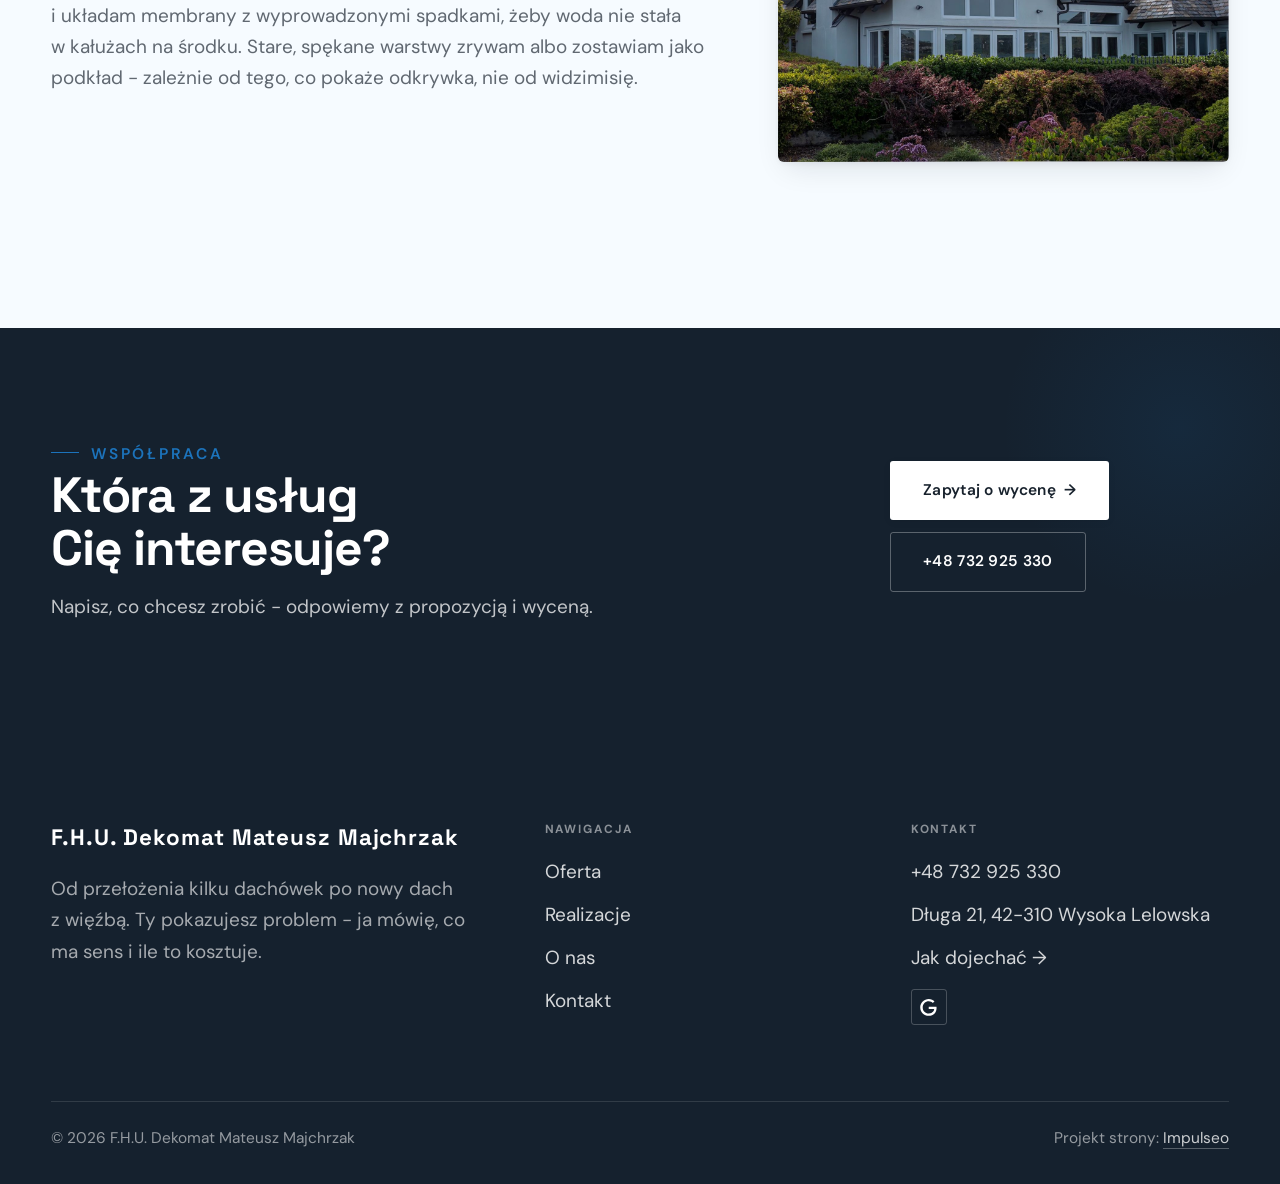
<file: oferta.html>
<!DOCTYPE html>
<html lang="pl">
<head>
<meta charset="UTF-8">
<meta name="viewport" content="width=device-width, initial-scale=1.0">
<title>Oferta - Dekomat Mateusz Majchrzak</title>
<meta name="description" content="Dekarz w Żarkach: nowe pokrycia, remonty dachów, więźba, rynny i obróbki. Bezpłatny pomiar, cena przed robotą. Zadzwoń: +48 732 925 330.">
<link rel="canonical" href="https://kris20032.github.io/f-h-u-dekomat-mateusz-majchrzak/oferta.html">
<meta name="robots" content="noindex, nofollow">
<meta property="og:type" content="website">
<meta property="og:locale" content="pl_PL">
<meta property="og:site_name" content="Dekomat Mateusz Majchrzak">
<meta property="og:title" content="Oferta - Dekomat Mateusz Majchrzak">
<meta property="og:description" content="Dekarz w Żarkach: nowe pokrycia, remonty dachów, więźba, rynny i obróbki. Bezpłatny pomiar, cena przed robotą. Zadzwoń: +48 732 925 330.">
<meta property="og:url" content="https://kris20032.github.io/f-h-u-dekomat-mateusz-majchrzak/oferta.html">
<meta property="og:image" content="https://kris20032.github.io/f-h-u-dekomat-mateusz-majchrzak/img/og.jpg">
<meta property="og:image:width" content="1200">
<meta property="og:image:height" content="630">
<meta name="twitter:card" content="summary_large_image">
<link rel="preconnect" href="https://fonts.googleapis.com">
<link rel="preconnect" href="https://fonts.gstatic.com" crossorigin>
<link href="https://fonts.googleapis.com/css2?family=Space+Grotesk:wght@500;600;700&family=DM+Sans:opsz,wght@9..40,400;9..40,500;9..40,600&display=swap" rel="stylesheet">
<link rel="stylesheet" href="assets/styles.css?v=f6aeac5c">
</head>
<body>

<header class="nav">
  <div class="wrap nav-inner">
    <a class="brand" href="index.html"><span class="name">Dekomat Mateusz Majchrzak</span><span class="sub">Żarki</span></a>
    <nav class="nav-links">
      <a href="oferta.html" class="active" aria-current="page">Oferta</a>
      <a href="realizacje.html">Realizacje</a>
      <a href="o-nas.html">O nas</a>
      <a href="kontakt.html">Kontakt</a>
      <a href="tel:+48732925330" class="btn btn-accent">Zadzwoń +48 732 925 330</a>
    </nav>
    <button class="nav-toggle" aria-label="Menu"><span></span><span></span><span></span></button>
  </div>
</header>

<main>
<section class="pagehead">
  <img src="img/g9.jpg" alt="Dekomat Mateusz Majchrzak - Zakres robót" width="1600" height="1068" decoding="async">
  <div class="wrap">
    <span class="eyebrow">Oferta</span>
    <h1>Zakres robót</h1>
  </div>
</section>
<section>
  <div class="wrap">
    <div class="svc-row reveal">
      <div class="svc-row-art"><img src="img/g12.jpg" alt="Pokrycia dachowe" loading="lazy" width="1600" height="1067" decoding="async"></div>
      <div>
        <span class="num">01</span>
        <h3>Pokrycia dachowe</h3>
        <p class="muted">Stare pokrycie do zdjęcia albo nowy dom czeka na dach? Kładę blachodachówkę, dachówkę ceramiczną i betonową oraz blachę na rąbek - z membraną, łatami i kontrłatami, nie samą blachę na stare deski. Pokrycie dobieram do kąta połaci i konstrukcji, a nie do tego, co zalega w hurtowni.</p>
      </div>
    </div>
    <div class="svc-row rev reveal">
      <div class="svc-row-art"><img src="img/g13.jpg" alt="Remonty i naprawy dachów" loading="lazy" width="1600" height="1066" decoding="async"></div>
      <div>
        <span class="num">02</span>
        <h3>Remonty i naprawy dachów</h3>
        <p class="muted">Ciemna plama na suficie po każdym deszczu? Szukam miejsca, którędy naprawdę wchodzi woda - po krokwi potrafi spłynąć kilka metrów od plamy - i często to obróbka przy kominie, nie pokrycie. Naprawiam przyczynę, a po pierwszym porządnym deszczu sprawdzam, czy zostało sucho. Dopiero wtedy uznaję robotę za skończoną.</p>
      </div>
    </div>
    <div class="svc-row reveal">
      <div class="svc-row-art"><img src="img/g4.jpg" alt="Więźba dachowa" loading="lazy" width="1600" height="1067" decoding="async"></div>
      <div>
        <span class="num">03</span>
        <h3>Więźba dachowa</h3>
        <p class="muted">Stawiam więźby pod nowe dachy i wzmacniam stare, w których krokwie pamiętają lepsze czasy. Drewno biorę suszone i zaimpregnowane ciśnieniowo, nie pierwsze z placu. Konstrukcję liczę pod konkretne pokrycie - dachówka waży kilka razy więcej niż blacha i więźba musi to unieść bez ugięć.</p>
      </div>
    </div>
    <div class="svc-row rev reveal">
      <div class="svc-row-art"><img src="img/g5.jpg" alt="Rynny i obróbki blacharskie" loading="lazy" width="1600" height="1066" decoding="async"></div>
      <div>
        <span class="num">04</span>
        <h3>Rynny i obróbki blacharskie</h3>
        <p class="muted">Rynna przelewa się w jednym miejscu albo odchodzi od okapu? Ustawiam spadki na nowo, wymieniam skorodowane odcinki i poprawiam mocowania, zamiast od razu sprzedawać całe orynnowanie. Obróbki komina, kosza i okapu robię z blachy dobranej do pokrycia - dach wygląda na skończony, bo jest skończony.</p>
      </div>
    </div>
    <div class="svc-row reveal">
      <div class="svc-row-art"><img src="img/g6.jpg" alt="Okna dachowe i podbitka" loading="lazy" width="1600" height="1216" decoding="async"></div>
      <div>
        <span class="num">05</span>
        <h3>Okna dachowe i podbitka</h3>
        <p class="muted">Podbitka zamyka dach od spodu: równa linia przy okapie, kratki wentylacyjne i koniec z ptakami pod pokryciem. Robię podbitki z PVC i drewna - deski maluję przed przykręceniem, nie po. Wszystko na ruszcie, z zachowanym przepływem powietrza - dach musi oddychać, inaczej więźba zaczyna gnić.</p>
      </div>
    </div>
    <div class="svc-row rev reveal">
      <div class="svc-row-art"><img src="img/g7.jpg" alt="Dachy płaskie i papa" loading="lazy" width="1600" height="1106" decoding="async"></div>
      <div>
        <span class="num">06</span>
        <h3>Dachy płaskie i papa</h3>
        <p class="muted">Garaż, taras albo płaski dach nad domem? Zgrzewam papę termozgrzewalną i układam membrany z wyprowadzonymi spadkami, żeby woda nie stała w kałużach na środku. Stare, spękane warstwy zrywam albo zostawiam jako podkład - zależnie od tego, co pokaże odkrywka, nie od widzimisię.</p>
      </div>
    </div>
  </div>
</section>

<section class="cta">
  <div class="wrap">
    <div class="reveal">
      <span class="eyebrow">Współpraca</span>
      <h2>Która z usług Cię interesuje?</h2>
      <p>Napisz, co chcesz zrobić - odpowiemy z propozycją i wyceną.</p>
    </div>
    <div class="cta-actions reveal">
      <a href="kontakt.html" class="btn btn-light">Zapytaj o wycenę <span class="arr">→</span></a>
      <a href="tel:+48732925330" class="btn btn-ghost btn-ghost-cta">+48 732 925 330</a>
    </div>
  </div>
</section>
</main>

<footer>
  <div class="wrap">
    <div class="foot-grid">
      <div class="foot-brand">
        <div class="name">F.H.U. Dekomat Mateusz Majchrzak</div>
        <p>Od przełożenia kilku dachówek po nowy dach z więźbą. Ty pokazujesz problem - ja mówię, co ma sens i ile to kosztuje.</p>
      </div>
      <div class="foot-col">
        <h4>Nawigacja</h4>
        <a href="oferta.html">Oferta</a>
        <a href="realizacje.html">Realizacje</a>
        <a href="o-nas.html">O nas</a>
        <a href="kontakt.html">Kontakt</a>
      </div>
      <div class="foot-col">
        <h4>Kontakt</h4>
        <a href="tel:+48732925330">+48 732 925 330</a>
        <p>Długa 21, 42-310 Wysoka Lelowska</p>
        <a href="https://maps.google.com/?cid=13001617281199556667" target="_blank" rel="noopener">Jak dojechać →</a>
      <div class="foot-soc">
        <a class="soc" href="https://maps.google.com/?cid=13001617281199556667" target="_blank" rel="noopener" aria-label="Google - Dekomat Mateusz Majchrzak"><svg viewBox="0 0 24 24" aria-hidden="true" focusable="false"><path d="M12.48 10.92v3.28h7.84c-.24 1.84-.853 3.187-1.787 4.133-1.147 1.147-2.933 2.4-6.053 2.4-4.827 0-8.6-3.893-8.6-8.72s3.773-8.72 8.6-8.72c2.6 0 4.507 1.027 5.907 2.347l2.307-2.307C18.747 1.44 16.133 0 12.48 0 5.867 0 .307 5.387.307 12s5.56 12 12.173 12c3.573 0 6.267-1.173 8.373-3.36 2.16-2.16 2.84-5.213 2.84-7.667 0-.76-.053-1.467-.173-2.053H12.48z" fill="currentColor"/></svg></a>
      </div>
      </div>
    </div>
    <div class="foot-bot">
      <span>© 2026 F.H.U. Dekomat Mateusz Majchrzak</span>
      <span>Projekt strony: <a class="foot-credit" href="https://impulseo.pl" target="_blank" rel="noopener">Impulseo</a></span>
    </div>
  </div>
</footer>
<div class="sticky-call"><a class="sc-call" href="tel:+48732925330"><svg class="ico-tel" width="16" height="16" viewBox="0 0 24 24" fill="none" aria-hidden="true"><path d="M6.6 10.8a15.5 15.5 0 0 0 6.6 6.6l2.2-2.2a1 1 0 0 1 1-.24 11.4 11.4 0 0 0 3.6.58 1 1 0 0 1 1 1V20a1 1 0 0 1-1 1A17 17 0 0 1 3 4a1 1 0 0 1 1-1h3.5a1 1 0 0 1 1 1c0 1.25.2 2.46.58 3.6a1 1 0 0 1-.25 1l-2.23 2.2Z" fill="currentColor"/></svg> Zadzwoń</a><a class="sc-quote" href="kontakt.html">Wyślij zdjęcie dachu</a></div>
<div class="demo-wazne" data-do="2026-10-12" data-cykl="3" hidden><svg class="dw-ico" width="13" height="13" viewBox="0 0 24 24" fill="none" aria-hidden="true"><circle cx="12" cy="12" r="8.6" stroke="currentColor" stroke-width="1.8"/><path d="M12 7.2V12l3.3 2" stroke="currentColor" stroke-width="1.8" stroke-linecap="round"/></svg><span class="dw-txt"></span></div>

<script src="assets/main.js"></script>
</body>
</html>
</file>
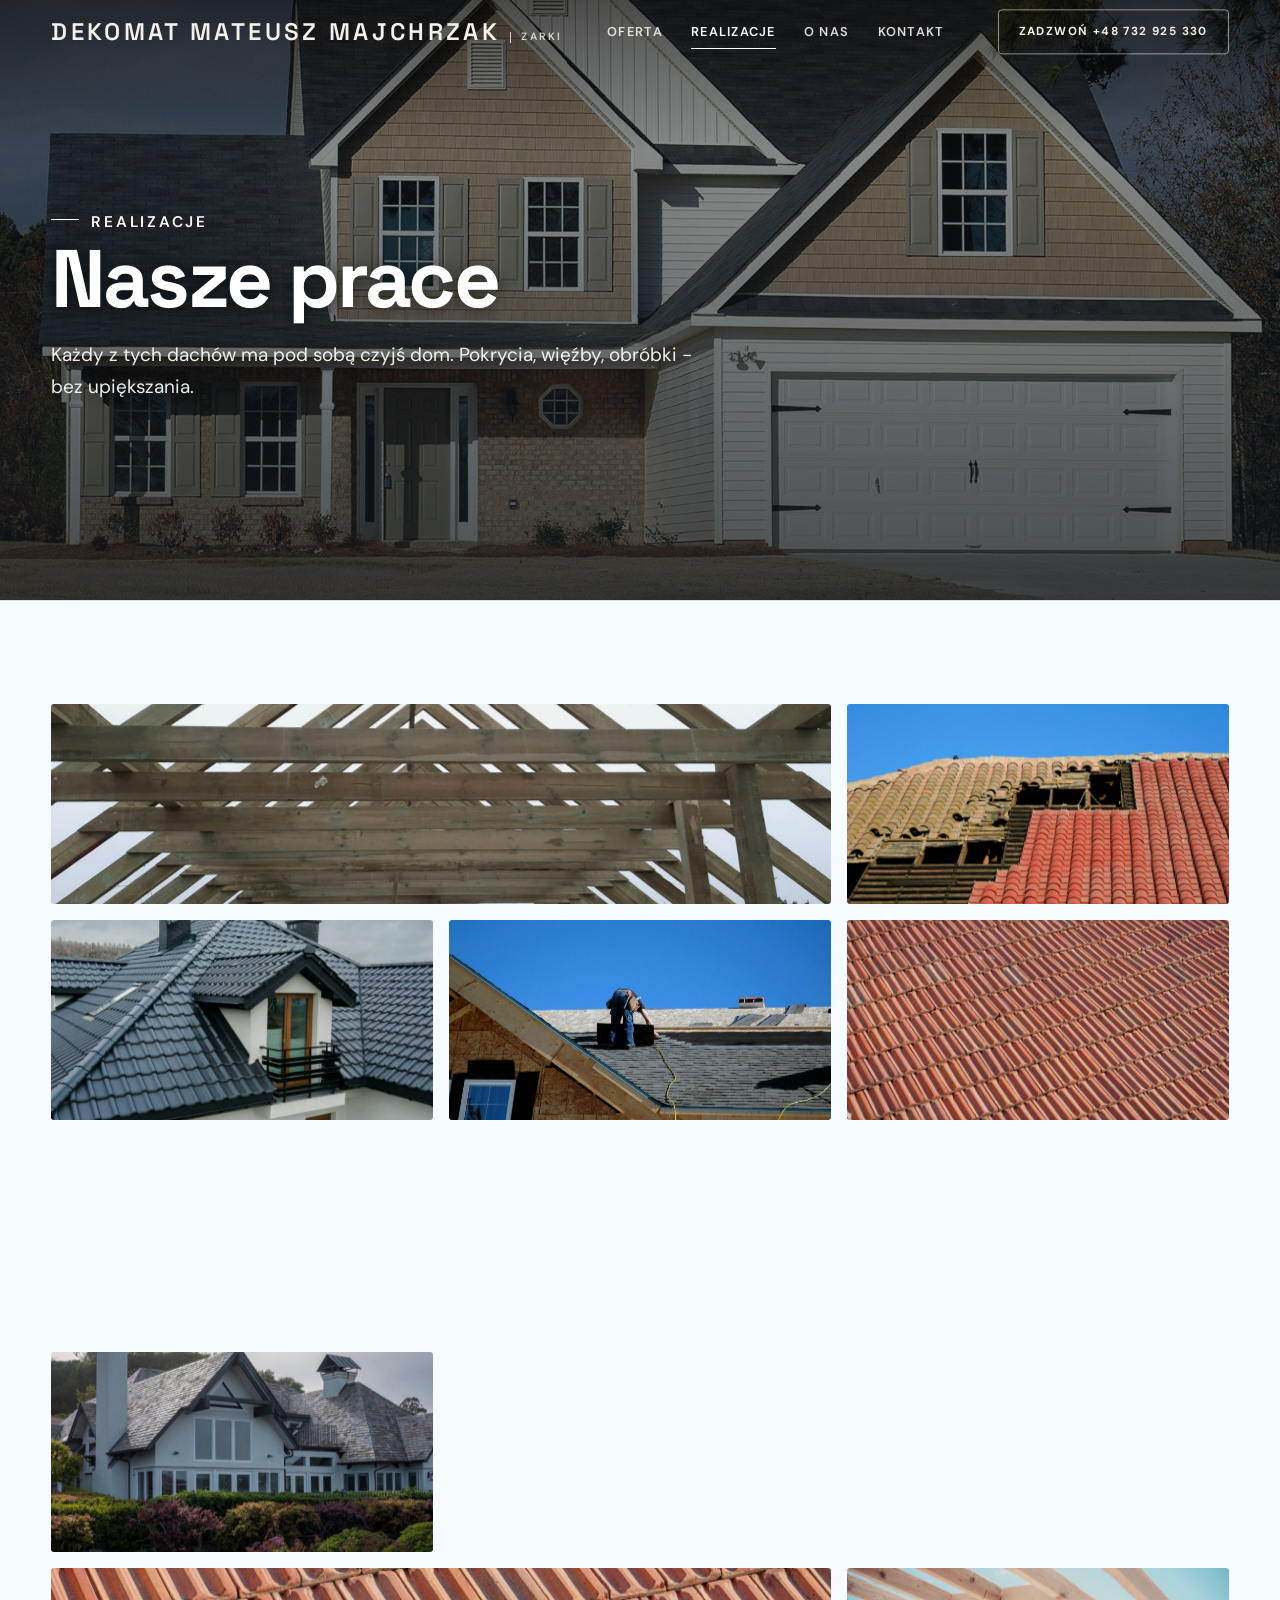
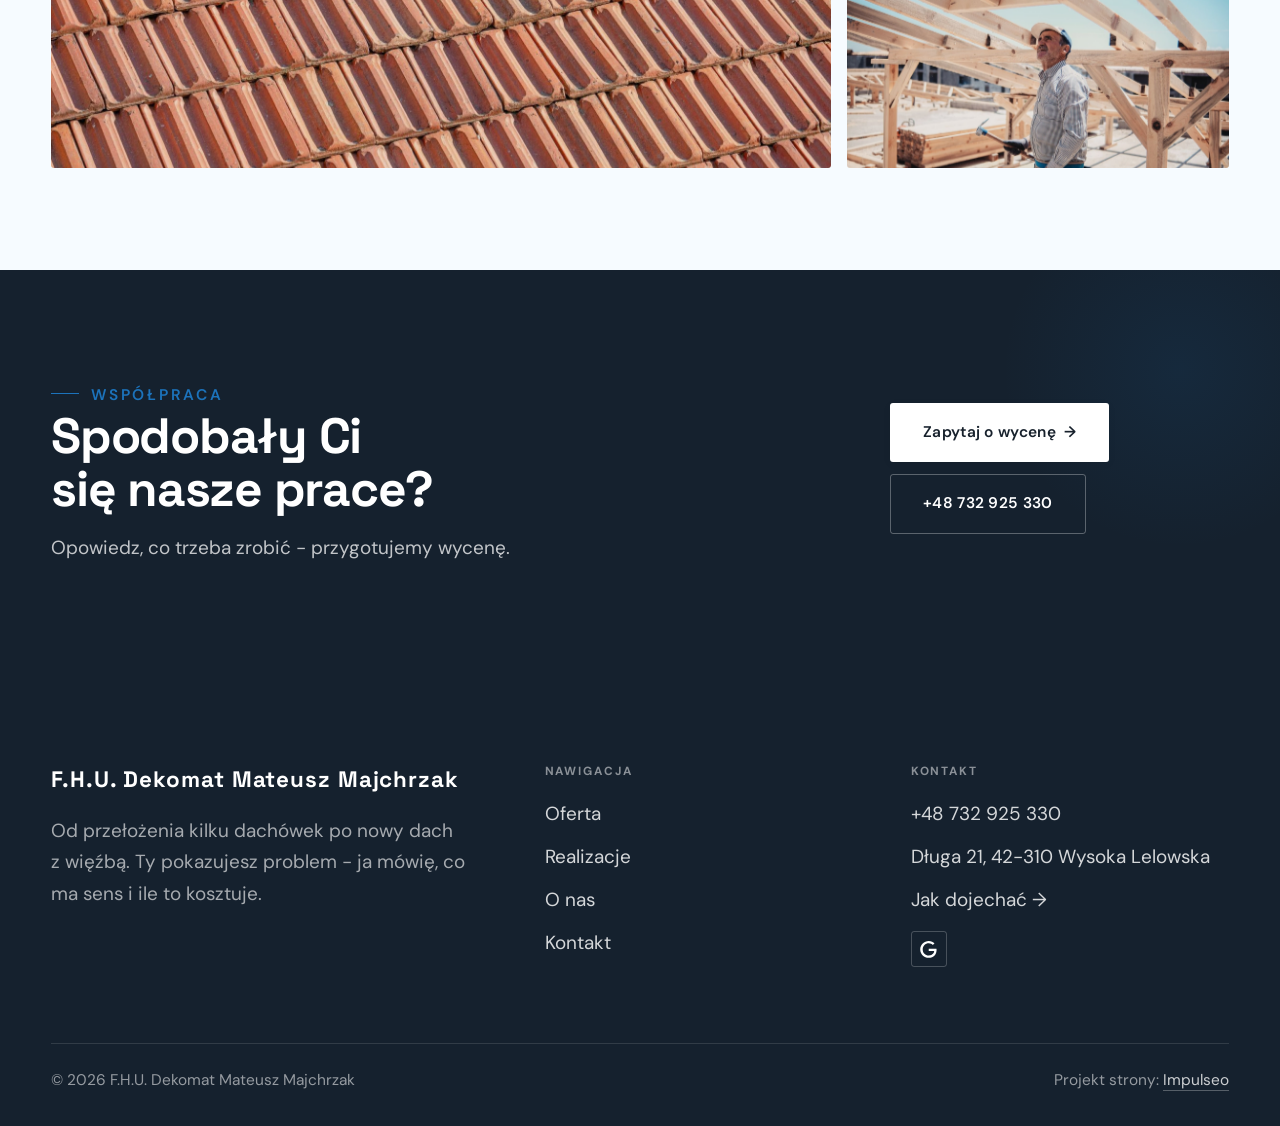
<file: realizacje.html>
<!DOCTYPE html>
<html lang="pl">
<head>
<meta charset="UTF-8">
<meta name="viewport" content="width=device-width, initial-scale=1.0">
<title>Realizacje - Dekomat Mateusz Majchrzak</title>
<meta name="description" content="Realizacje Dekomat Mateusz Majchrzak: Dach z blachodachówki, Dachówka ceramiczna, Więźba i membrana, Obróbki przy kominie, Okno dachowe">
<link rel="canonical" href="https://kris20032.github.io/f-h-u-dekomat-mateusz-majchrzak/realizacje.html">
<meta name="robots" content="noindex, nofollow">
<meta property="og:type" content="website">
<meta property="og:locale" content="pl_PL">
<meta property="og:site_name" content="Dekomat Mateusz Majchrzak">
<meta property="og:title" content="Realizacje - Dekomat Mateusz Majchrzak">
<meta property="og:description" content="Realizacje Dekomat Mateusz Majchrzak: Dach z blachodachówki, Dachówka ceramiczna, Więźba i membrana, Obróbki przy kominie, Okno dachowe">
<meta property="og:url" content="https://kris20032.github.io/f-h-u-dekomat-mateusz-majchrzak/realizacje.html">
<meta property="og:image" content="https://kris20032.github.io/f-h-u-dekomat-mateusz-majchrzak/img/og.jpg">
<meta property="og:image:width" content="1200">
<meta property="og:image:height" content="630">
<meta name="twitter:card" content="summary_large_image">
<link rel="preconnect" href="https://fonts.googleapis.com">
<link rel="preconnect" href="https://fonts.gstatic.com" crossorigin>
<link href="https://fonts.googleapis.com/css2?family=Space+Grotesk:wght@500;600;700&family=DM+Sans:opsz,wght@9..40,400;9..40,500;9..40,600&display=swap" rel="stylesheet">
<link rel="stylesheet" href="assets/styles.css?v=f6aeac5c">
</head>
<body>

<header class="nav">
  <div class="wrap nav-inner">
    <a class="brand" href="index.html"><span class="name">Dekomat Mateusz Majchrzak</span><span class="sub">Żarki</span></a>
    <nav class="nav-links">
      <a href="oferta.html">Oferta</a>
      <a href="realizacje.html" class="active" aria-current="page">Realizacje</a>
      <a href="o-nas.html">O nas</a>
      <a href="kontakt.html">Kontakt</a>
      <a href="tel:+48732925330" class="btn btn-accent">Zadzwoń +48 732 925 330</a>
    </nav>
    <button class="nav-toggle" aria-label="Menu"><span></span><span></span><span></span></button>
  </div>
</header>

<main>
<section class="pagehead">
  <img src="img/g11.jpg" alt="Dekomat Mateusz Majchrzak - Nasze prace" width="1600" height="1049" decoding="async">
  <div class="wrap">
    <span class="eyebrow">Realizacje</span>
    <h1>Nasze prace</h1>
    <p>Każdy z tych dachów ma pod sobą czyjś dom. Pokrycia, więźby, obróbki - bez upiększania.</p>
  </div>
</section>
<section>
  <div class="wrap">
    <div class="gallery">
      <div class="tile t-two3 reveal"><img src="img/g1.jpg" alt="Dekomat Mateusz Majchrzak" loading="lazy" width="1562" height="698" decoding="async"></div>
      <div class="tile t-third reveal"><img src="img/g2.jpg" alt="Dekomat Mateusz Majchrzak" loading="lazy" width="1556" height="1020" decoding="async"></div>
      <div class="tile t-third reveal"><img src="img/g3.jpg" alt="Dekomat Mateusz Majchrzak" loading="lazy" width="930" height="464" decoding="async"></div>
      <div class="tile t-third reveal"><img src="img/about.jpg" alt="Dekomat Mateusz Majchrzak" loading="lazy" width="1506" height="944" decoding="async"></div>
      <div class="tile t-third reveal"><img src="img/g4.jpg" alt="Dekomat Mateusz Majchrzak" loading="lazy" width="1600" height="1067" decoding="async"></div>
      <div class="tile t-third reveal"><img src="img/g5.jpg" alt="Dekomat Mateusz Majchrzak" loading="lazy" width="1600" height="1066" decoding="async"></div>
      <div class="tile t-two3 reveal"><img src="img/g6.jpg" alt="Dekomat Mateusz Majchrzak" loading="lazy" width="1600" height="1216" decoding="async"></div>
      <div class="tile t-third reveal"><img src="img/g7.jpg" alt="Dekomat Mateusz Majchrzak" loading="lazy" width="1600" height="1106" decoding="async"></div>
      <div class="tile t-third reveal"><img src="img/g9.jpg" alt="Dekomat Mateusz Majchrzak" loading="lazy" width="1600" height="1068" decoding="async"></div>
      <div class="tile t-third reveal"><img src="img/g10.jpg" alt="Dekomat Mateusz Majchrzak" loading="lazy" width="1600" height="1066" decoding="async"></div>
      <div class="tile t-two3 reveal"><img src="img/g12.jpg" alt="Dekomat Mateusz Majchrzak" loading="lazy" width="1600" height="1067" decoding="async"></div>
      <div class="tile t-third reveal"><img src="img/g13.jpg" alt="Dekomat Mateusz Majchrzak" loading="lazy" width="1600" height="1066" decoding="async"></div>
    </div>
  </div>
</section>
<section class="cta">
  <div class="wrap">
    <div class="reveal">
      <span class="eyebrow">Współpraca</span>
      <h2>Spodobały Ci się nasze prace?</h2>
      <p>Opowiedz, co trzeba zrobić - przygotujemy wycenę.</p>
    </div>
    <div class="cta-actions reveal">
      <a href="kontakt.html" class="btn btn-light">Zapytaj o wycenę <span class="arr">→</span></a>
      <a href="tel:+48732925330" class="btn btn-ghost btn-ghost-cta">+48 732 925 330</a>
    </div>
  </div>
</section>
</main>

<footer>
  <div class="wrap">
    <div class="foot-grid">
      <div class="foot-brand">
        <div class="name">F.H.U. Dekomat Mateusz Majchrzak</div>
        <p>Od przełożenia kilku dachówek po nowy dach z więźbą. Ty pokazujesz problem - ja mówię, co ma sens i ile to kosztuje.</p>
      </div>
      <div class="foot-col">
        <h4>Nawigacja</h4>
        <a href="oferta.html">Oferta</a>
        <a href="realizacje.html">Realizacje</a>
        <a href="o-nas.html">O nas</a>
        <a href="kontakt.html">Kontakt</a>
      </div>
      <div class="foot-col">
        <h4>Kontakt</h4>
        <a href="tel:+48732925330">+48 732 925 330</a>
        <p>Długa 21, 42-310 Wysoka Lelowska</p>
        <a href="https://maps.google.com/?cid=13001617281199556667" target="_blank" rel="noopener">Jak dojechać →</a>
      <div class="foot-soc">
        <a class="soc" href="https://maps.google.com/?cid=13001617281199556667" target="_blank" rel="noopener" aria-label="Google - Dekomat Mateusz Majchrzak"><svg viewBox="0 0 24 24" aria-hidden="true" focusable="false"><path d="M12.48 10.92v3.28h7.84c-.24 1.84-.853 3.187-1.787 4.133-1.147 1.147-2.933 2.4-6.053 2.4-4.827 0-8.6-3.893-8.6-8.72s3.773-8.72 8.6-8.72c2.6 0 4.507 1.027 5.907 2.347l2.307-2.307C18.747 1.44 16.133 0 12.48 0 5.867 0 .307 5.387.307 12s5.56 12 12.173 12c3.573 0 6.267-1.173 8.373-3.36 2.16-2.16 2.84-5.213 2.84-7.667 0-.76-.053-1.467-.173-2.053H12.48z" fill="currentColor"/></svg></a>
      </div>
      </div>
    </div>
    <div class="foot-bot">
      <span>© 2026 F.H.U. Dekomat Mateusz Majchrzak</span>
      <span>Projekt strony: <a class="foot-credit" href="https://impulseo.pl" target="_blank" rel="noopener">Impulseo</a></span>
    </div>
  </div>
</footer>
<div class="sticky-call"><a class="sc-call" href="tel:+48732925330"><svg class="ico-tel" width="16" height="16" viewBox="0 0 24 24" fill="none" aria-hidden="true"><path d="M6.6 10.8a15.5 15.5 0 0 0 6.6 6.6l2.2-2.2a1 1 0 0 1 1-.24 11.4 11.4 0 0 0 3.6.58 1 1 0 0 1 1 1V20a1 1 0 0 1-1 1A17 17 0 0 1 3 4a1 1 0 0 1 1-1h3.5a1 1 0 0 1 1 1c0 1.25.2 2.46.58 3.6a1 1 0 0 1-.25 1l-2.23 2.2Z" fill="currentColor"/></svg> Zadzwoń</a><a class="sc-quote" href="kontakt.html">Wyślij zdjęcie dachu</a></div>
<div class="demo-wazne" data-do="2026-10-12" data-cykl="3" hidden><svg class="dw-ico" width="13" height="13" viewBox="0 0 24 24" fill="none" aria-hidden="true"><circle cx="12" cy="12" r="8.6" stroke="currentColor" stroke-width="1.8"/><path d="M12 7.2V12l3.3 2" stroke="currentColor" stroke-width="1.8" stroke-linecap="round"/></svg><span class="dw-txt"></span></div>

<script src="assets/main.js"></script>
</body>
</html>
</file>
<file: assets/styles.css>
/* ============================================================
   STOLBASZ — premium, architektoniczny B2B fit-out
   Jasna paleta, zero brązu. System wg premium-web-craft.
   Projekt strony: Impulseo (impulseo.pl)
   ============================================================ */

:root{
  /* PALETA — jasna, architektoniczna, chłodna */
  --paper:#F4F6F8;          /* główne tło */
  --paper-2:#E7EBEF;        /* sekcje alternatywne (chłodny jasny szary) */
  --paper-3:#E7EBEF;        /* delikatne wypełnienia */
  --ink:#15212E;            /* tekst główny — chłodny grafit */
  --ink-soft:#243443;       /* nagłówki drugorzędne */
  --muted:#6B7785;          /* tekst poboczny */
  --line:rgba(21,33,46,.12);/* hairline */
  --accent:#E8A317;         /* stonowany petrol-slate — jedyny akcent */
  --accent-d:#C9870C;
  --accent-soft:rgba(232,163,23,.10);
  --dark:#15212E;           /* sekcje ciemne (stopka/CTA) */

  /* HOVER ZDJĘĆ — JEDEN standard dla całego silnika (decyzja K. 04.08.2026, artefakt z wariantami).
     AKTUALNE (K.+Szymon 09.08.2026, wybór z artefaktu 6 wariantów): zoom 1.05 przy 1.4s -
     przy tak długim czasie mocniejszy kadr NIE skacze, tylko „oddycha". Poprzedni standard
     (1.02 / .55s z 04.08) odbierany jako dynamiczny i szybki.
     Spoczynek lekko przygaszony, ale TYLKO tam, gdzie jest mysz (@media hover:hover) —
     na telefonie zdjęcia zostają w pełnej jasności. */
  --img-zoom:1.05;                   /* K.+Szymon 09.08: wariant F z artefaktu porównawczego */
  --img-rest:brightness(.95) saturate(.99);
  --img-hot:brightness(1.06) saturate(1.05);
  --img-dur:1.4s;                    /* K.+Szymon 09.08 (wariant F): powoli = elegancko */
  --img-ease:cubic-bezier(.16,.84,.44,1);  /* miękki ogon, efekt „oddychania" */

  /* ODSTĘPY — skala 4/8 */
  --space-1:4px; --space-2:8px; --space-3:12px; --space-4:16px; --space-5:24px;
  --space-6:32px; --space-7:48px; --space-8:64px; --space-9:96px; --space-10:128px;

  /* TYPOGRAFIA — fluid clamp() (skala podbita 16.07.2026: większe, czytelniejsze litery — uwaga Adama) */
  --text-sm:clamp(.9rem,.87rem + .12vw,1rem);
  --text-base:clamp(1.08rem,1.04rem + .18vw,1.2rem);
  --text-lg:clamp(1.24rem,1.15rem + .34vw,1.44rem);
  --text-h3:clamp(1.34rem,1.22rem + .55vw,1.66rem);
  --text-h2:clamp(2.1rem,1.66rem + 2.1vw,3.1rem);
  --text-h1:clamp(2.9rem,2.1rem + 4vw,5.1rem);

  /* PROMIENIE — architektoniczne, raczej ostre */
  --r-sm:3px; --r-md:6px; --r-lg:10px;

  /* RUCH */
  --ease:cubic-bezier(.25,.46,.45,.94); --dur:.24s;

  /* CIENIE — miękkie, warstwowe */
  --sh-sm:0 1px 2px rgba(16,24,32,.04), 0 2px 8px rgba(16,24,32,.05);
  --sh-md:0 2px 6px rgba(16,24,32,.05), 0 12px 28px -8px rgba(16,24,32,.12);
  --sh-lg:0 6px 14px rgba(16,24,32,.07), 0 26px 56px -18px rgba(16,24,32,.22);

  --hairline:1px solid var(--line);

  --font-display:'Space Grotesk','Inter',sans-serif;
  --font-body:'DM Sans','Inter',sans-serif;
}

*{box-sizing:border-box;margin:0;padding:0}
html{scroll-behavior:smooth}
body{
  font-family:var(--font-body);
  font-size:var(--text-base);
  line-height:1.65;
  color:var(--ink);
  background:var(--paper);
  -webkit-font-smoothing:antialiased;
  text-rendering:optimizeLegibility;
}
img{max-width:100%;height:auto;display:block}  /* height:auto = width/height z atrybutów trzyma proporcje (TOP#12) */
a{color:inherit;text-decoration:none}

.wrap{width:min(92%,1180px);margin-inline:auto}
section{padding-block:clamp(52px,6.5vw,96px)}

h1,h2,h3{font-family:var(--font-display);font-weight:700;line-height:1.08;letter-spacing:-.02em;color:var(--ink)}
h1{font-size:var(--text-h1);letter-spacing:-.035em}
h2{font-size:var(--text-h2);letter-spacing:-.025em}
h3{font-size:var(--text-h3)}
/* MIARA — długość wiersza. WCAG 2.2 SC 1.4.8: max 80 znaków; Butterick: 45–90.
   68ch daje realnie 72–78 znaków polskiego tekstu, czyli z zapasem pod granicą.
   Wcześniej limit miał TYLKO <p> — <li>, <blockquote> i <dd> nie miały żadnego,
   i to jedyny powód, dla którego 23 bloki na dwóch oddanych stronach jadą po
   83–106 znaków w wierszu (pomiar 07.08.2026, bramka `miara`).
   ⚠️ Listy i definicje ograniczamy TYLKO bez klasy: `ul`/`ol` z klasą to u nas
   układ (siatki kafli, menu), a nie tekst ciągły — tam miarę wyznacza układ. */
/* 60ch, nie 68ch (K. 10.08): po zmianie fontów na węższe kroje (DM Sans i spółka)
   w 68ch mieściło się ~90 znaków - bramka pikselowa słusznie zgłaszała przekroczenie
   granicy 80. Pomiar na żywej przeglądarce: 60ch = 90 znaków, 53ch = ~78 znaków, czyli normę WCAG 1.4.8. */
:root{ --miara:53ch }
p{max-width:min(100%,var(--miara))}
blockquote,
ul:not([class])>li, ol:not([class])>li,
dl:not([class])>dd{max-width:min(100%,var(--miara))}

/* ⚠️ Świadomie BEZ wyjątku `.tile p,.card p,.svc p{max-width:none}`, choć nasuwa się sam:
   te akapity BYŁY już ograniczone (stare `p{max-width:65ch}`), więc „wyjątek" nie odblokowałby
   niczego nowego — tylko ROZLUŹNIŁ stan sprzed zmiany na wszystkich demach naraz.
   `figcaption` żadna z reguł wyżej nie dotyczy, więc też nie potrzebuje zwolnienia. */

/* ŁAMANIE. `balance` wyrównuje długości wierszy w nagłówku, `pretty` pilnuje ostatniego
   wiersza akapitu, żeby nie został w nim jeden wyraz. Obsługiwane od Chrome 117 /
   Safari 17.5; starsze przeglądarki po prostu ignorują tę własność.
   `text-wrap:pretty` nie występowało dotąd ANI RAZ w silniku ani w repo klientów. */
h1,h2,h3,.lead,.lede{text-wrap:balance}
p,li,blockquote,dd{text-wrap:pretty}

.eyebrow{
  font-family:var(--font-body);
  font-size:var(--text-sm);
  font-weight:600;
  letter-spacing:.18em;
  text-transform:uppercase;
  color:var(--accent);
  display:inline-flex;align-items:center;gap:var(--space-3);
}
/* flex:none + margin-top = kreska trzyma się PIERWSZEJ linii. Wcześniej align-items:center
   centrowało ją względem całego bloku i przy zawinięciu (długi kicker typu
   „…WNĘTRZ · LESZNO · OD 2019") druga linia lądowała z brzydkim wcięciem. */
.eyebrow{align-items:flex-start}
.eyebrow>*,.eyebrow{text-wrap:balance}   /* dlugi kicker lamal sie na sierote typu samo „2019" w drugiej linii */
.eyebrow::before{content:"";width:28px;height:1px;background:var(--accent);display:inline-block;flex:none;margin-top:.62em}

.muted{color:var(--muted)}
.lead{font-size:var(--text-lg);line-height:1.55;color:var(--ink-soft);max-width:50ch}

/* ---------- BUTTONS ---------- */
.btn{
  display:inline-flex;align-items:center;gap:var(--space-2);
  font-weight:600;font-size:var(--text-sm);letter-spacing:.02em;
  padding:var(--space-4) var(--space-6);
  border-radius:var(--r-sm);
  transition:transform var(--dur) var(--ease),box-shadow var(--dur) var(--ease),background var(--dur) var(--ease);
  cursor:pointer;border:1px solid transparent;
}
.btn-accent{background:var(--accent);color:#fff;box-shadow:var(--sh-sm)}
.btn-accent:hover{background:var(--accent-d);transform:translateY(-2px);box-shadow:var(--sh-md)}
.btn-accent:active{transform:translateY(0);box-shadow:var(--sh-sm)}
.btn-ghost{background:transparent;color:var(--ink);border-color:var(--line)}
.btn-ghost:hover{border-color:var(--accent);color:var(--accent);transform:translateY(-2px)}
.btn-light{background:#fff;color:var(--ink);box-shadow:var(--sh-sm)}
.btn-light:hover{transform:translateY(-2px);box-shadow:var(--sh-md)}
.btn .arr{transition:transform var(--dur) var(--ease)}
.btn:hover .arr{transform:translateX(4px)}

/* ---------- NAV ---------- */
.nav{
  position:sticky;top:0;z-index:50;
  background:color-mix(in srgb,var(--paper) 88%,transparent);
  backdrop-filter:saturate(140%) blur(10px);
  border-bottom:var(--hairline);
}
.nav-inner{display:flex;align-items:center;justify-content:space-between;gap:var(--space-5);height:72px}
/* ANTY-NACHODZENIE (K. 05.08.2026): długa nazwa firmy + przycisk z pełnym numerem nie mieściły się w pasku
   i flex ściskał linki PONIŻEJ ich treści - "Kontakt" wchodził na ramkę "Zadzwoń +48 ...". Teraz ustępuje
   nazwa marki (skrót wielokropkiem), a menu i przycisk nigdy się nie kurczą ani nie zachodzą na siebie. */
.brand{display:flex;flex-direction:column;line-height:1;min-width:0;flex:0 1 auto}
.brand .name{font-family:var(--font-display);font-weight:800;font-size:1.35rem;letter-spacing:.04em;white-space:nowrap;overflow:hidden;text-overflow:ellipsis}
.brand .sub{font-size:.62rem;letter-spacing:.34em;text-transform:uppercase;color:var(--muted);margin-top:5px;white-space:nowrap;overflow:hidden;text-overflow:ellipsis}
.nav-links{display:flex;align-items:center;gap:var(--space-6);flex:0 0 auto}
.nav-links a{font-size:var(--text-sm);font-weight:500;color:var(--ink-soft);position:relative;padding-block:4px;white-space:nowrap;transition:color var(--dur) var(--ease)}
.nav-links a::after{content:"";position:absolute;left:0;bottom:0;width:0;height:1.5px;background:var(--accent);transition:width var(--dur) var(--ease)}
.nav-links a:hover,.nav-links a.active{color:var(--ink)}
.nav-links a:hover::after,.nav-links a.active::after{width:100%}
.nav-links .btn{padding:var(--space-2) var(--space-5)}
/* przyciski w nav: właściwy kolor (przebij .nav-links a) + bez podkreślenia */
.nav-links a.btn-accent{color:#fff}
.nav-links a.btn-ghost,.nav-links a.btn-light{color:var(--ink)}
/* CTA w pasku: NIE podkreślenie spod linków menu, ale ten sam przelatujący błysk,
   co na wszystkich innych przyciskach (zgłoszenie K. 13.08.2026 - „na hero jest efekt
   światła przechodzącego przez przycisk, na navbarze go nie ma, a mają być identyczne").
   Reguła `.nav-links a::after` jest silniejsza od `.btn::after`, więc trzeba jej
   geometrię wyzerować i wpisać połysk z nazwy - samo `display:none` gasiło efekt. */
.nav-links a.btn::after{
  display:block;content:"";position:absolute;inset:0;z-index:-1;pointer-events:none;
  width:auto;height:auto;border-radius:inherit;   /* kasuje geometrię podkreślenia (width:0;height:1.5px) */
  background:linear-gradient(100deg,transparent 32%,rgba(255,255,255,.20) 50%,transparent 68%);
  translate:-120% 0}
@media (prefers-reduced-motion:no-preference){
  .nav-links a.btn:hover::after{translate:120% 0;transition:translate .75s var(--mt-ease,cubic-bezier(.16,.84,.44,1))}
}
.nav-toggle{display:none;background:none;border:none;cursor:pointer;flex-direction:column;gap:5px;padding:8px}
.nav-toggle span{width:24px;height:2px;background:var(--ink);transition:var(--dur)}
/* Ciasny zakres MIĘDZY menu mobilnym a pełnym pulpitem: zbijamy odstępy i nazwę marki,
   żeby wszystko zmieściło się naturalnie, zanim w ogóle dojdzie do skracania wielokropkiem. */
@media(max-width:1280px) and (min-width:921px){
  .nav-links{gap:var(--space-4)}
  .nav-links .btn{padding:var(--space-2) var(--space-4)}
  .brand .name{font-size:1.15rem}
}

/* ---------- HERO (split) ---------- */
.hero{position:relative;overflow:hidden;border-bottom:var(--hairline)}
.hero-grid{display:grid;grid-template-columns:1.05fr .95fr;gap:clamp(24px,4vw,60px);align-items:center;
  padding-block:clamp(36px,4.5vw,64px)}
.hero-copy .eyebrow{margin-bottom:var(--space-5)}
.hero-copy h1{margin-bottom:var(--space-5)}
.hero-copy .lead{margin-bottom:var(--space-7)}
.hero-actions{display:flex;flex-wrap:wrap;gap:var(--space-4)}
.hero-art{position:relative;aspect-ratio:4/3;border-radius:var(--r-lg);overflow:hidden;box-shadow:var(--sh-lg)}
.hero-art img{width:100%;height:100%;object-fit:cover}
.hero-art::after{content:"";position:absolute;inset:0;background:linear-gradient(180deg,transparent 55%,rgba(18,24,28,.28))}
.hero-badge{position:absolute;left:var(--space-5);bottom:var(--space-5);z-index:2;
  background:rgba(252,252,251,.94);backdrop-filter:blur(4px);
  border-radius:var(--r-md);padding:var(--space-4) var(--space-5);box-shadow:var(--sh-md);max-width:78%}
.hero-badge strong{display:block;font-family:var(--font-display);font-size:1rem;letter-spacing:-.01em}
.hero-badge span{font-size:var(--text-sm);color:var(--muted)}

/* ---------- HERO duży / kinowy (strona główna) ---------- */
.hero-cine{position:relative;min-height:clamp(560px,82vh,840px);min-height:clamp(560px,82svh,840px);display:flex;align-items:center;overflow:hidden;border-bottom:var(--hairline)}
.hero-cine>img{position:absolute;inset:0;width:100%;height:100%;object-fit:cover;z-index:0}
.hero-cine::after{content:"";position:absolute;inset:0;z-index:1;
  background:linear-gradient(95deg,rgba(13,18,23,.86) 0%,rgba(13,18,23,.64) 32%,rgba(13,18,23,.24) 62%,rgba(13,18,23,.04) 100%)}
.hero-cine .wrap{position:relative;z-index:2;padding-block:var(--space-8)}
.hero-cine .hero-copy{max-width:660px}
.hero-cine .eyebrow{color:#fff;margin-bottom:var(--space-5)}
.hero-cine .eyebrow::before{background:#fff}
.hero-cine h1{color:#fff;margin-bottom:var(--space-5);font-size:clamp(2.9rem,2rem + 4.4vw,5.2rem);text-wrap:balance}
.hero-cine .lead{color:rgba(255,255,255,.92);max-width:48ch;margin-bottom:var(--space-7)}
.hero-cine .hero-actions{display:flex;flex-wrap:wrap;gap:var(--space-4)}
/* NISKIE OKNO (laptop z dokiem i paskami przeglądarki ma ~700-780 px wysokości widoku):
   H1 do 5.2rem + długi lead nie mieściły się i przyciski wypadały POD krawędź ekranu -
   klient widział stronę bez ani jednego CTA. Skalujemy w dół, zamiast przycinać treść. */
@media(min-width:821px) and (max-height:820px){
  .hero-cine{min-height:clamp(520px,94svh,780px)}
  .hero-cine .wrap{padding-block:var(--space-6)}
  .hero-cine h1{font-size:clamp(2.2rem,1.5rem + 2.6vw,3.6rem);margin-bottom:var(--space-4)}
  .hero-cine .eyebrow{margin-bottom:var(--space-4)}
  .hero-cine .lead{margin-bottom:var(--space-5);max-width:44ch}
}
@media(max-width:680px){
  .hero-cine{min-height:clamp(520px,76vh,640px);min-height:clamp(520px,76svh,640px);align-items:flex-end}
  .hero-cine::after{background:linear-gradient(0deg,rgba(13,18,23,.9) 6%,rgba(13,18,23,.45) 55%,rgba(13,18,23,.25) 100%)}
  .hero-cine .wrap{padding-bottom:var(--space-9)}
  /* TELEFON (~90% oglądających): lead potrafił zająć 8 linii i zepchnąć CTA poza pierwszy ekran.
     Zwężamy interlinię i skalę - treści nie ucinamy, bo to ona sprzedaje. */
  .hero-cine .lead{font-size:.98rem;line-height:1.5;margin-bottom:var(--space-5)}
  .hero-cine .eyebrow{font-size:.72rem;letter-spacing:.13em;margin-bottom:var(--space-4)}
  .hero-cine .eyebrow::before{width:20px}
  .hero-cine h1{margin-bottom:var(--space-4)}
}

/* full-bleed hero variant (podstrony) */
.pagehead{position:relative;min-height:46vh;min-height:46svh;display:flex;align-items:flex-end;overflow:hidden;border-bottom:var(--hairline)}
.pagehead img{position:absolute;inset:0;width:100%;height:100%;object-fit:cover}
/* 10.08.2026 (decyzja K.): mocniejsze przyciemnienie + cień pod tekstem. Bramka mierzyła na
   nagłówkach podstron 3,38-3,43:1 przy wymaganych 4,5 — jasne zdjęcie (hala, śnieg, niebo)
   podchodziło pod biały tekst. Zdjęcia klientów są różne, więc kontrast musi dawać WARSTWA,
   a nie szczęśliwy dobór kadru. */
.pagehead::after{content:"";position:absolute;inset:0;background:linear-gradient(180deg,rgba(18,24,28,.40),rgba(18,24,28,.76))}
.pagehead .wrap{position:relative;z-index:2;padding-block:var(--space-9);color:#fff}
.pagehead h1{color:#fff;max-width:18ch;text-shadow:0 2px 16px rgba(0,0,0,.55)}
.pagehead .eyebrow{color:#fff}
.pagehead .eyebrow::before{background:#fff}
.pagehead p{color:rgba(255,255,255,.92);margin-top:var(--space-4);max-width:54ch;text-shadow:0 1px 12px rgba(0,0,0,.5)}

/* ---------- STRIP (pasek skrótów / liczby) ---------- */
.strip{background:var(--dark);color:#fff}
/* PASEK HASEŁ — standard 04.08.2026 (decyzja K.): 5 haseł w JEDNYM rzędzie, tekst WYŚRODKOWANY,
   węższe marginesy boczne niż reszta strony (pasek ma iść szerzej), równe wysokości kolumn. */
.strip .wrap{width:min(96%,1440px);display:grid;grid-template-columns:repeat(5,1fr);
  gap:var(--space-5);padding-block:var(--space-7);align-items:stretch}
.strip .item .k{font-family:var(--font-display);font-size:clamp(1.05rem,.82rem + .85vw,1.55rem);
  font-weight:800;letter-spacing:-.02em;color:#fff;line-height:1.18;text-wrap:balance}
.strip .item .v{font-size:var(--text-sm);color:rgba(255,255,255,.66);margin-top:var(--space-2);line-height:1.4}
.strip .item{border-left:2px solid var(--accent);padding-inline:var(--space-4);
  text-align:center;display:flex;flex-direction:column;justify-content:center}
/* liczba kolumn = liczba haseł, żeby ostatnie nie zostawało samo w drugim rzędzie.
   Klasę n-N nadaje multipage.py; domyślnie (bez klasy) pasek jest 5-kolumnowy. */
.strip.n-2 .wrap{grid-template-columns:repeat(2,1fr)}
.strip.n-3 .wrap{grid-template-columns:repeat(3,1fr)}
.strip.n-4 .wrap{grid-template-columns:repeat(4,1fr);gap:var(--space-6)}
.strip.n-4 .item .k{font-size:clamp(1.3rem,1rem + 1.1vw,2rem)}
.strip.n-6 .wrap{grid-template-columns:repeat(6,1fr);gap:var(--space-4)}
.strip.n-6 .item .k{font-size:clamp(.98rem,.8rem + .7vw,1.35rem)}
/* równe łamanie: zamiast "długa linia + jedno słowo" obie linie zbliżonej długości */
.strip .item .k{text-wrap:balance}

/* ---------- SECTION HEAD ---------- */
.head{max-width:48rem;margin-bottom:var(--space-8)}
.head.center{margin-inline:auto;text-align:center}
.head .eyebrow{margin-bottom:var(--space-4)}
.head h2{margin-bottom:var(--space-4)}
.head p{color:var(--muted);font-size:var(--text-lg);line-height:1.55}
.head.center p{margin-inline:auto}

/* ---------- INTRO SPLIT ---------- */
.split{display:grid;grid-template-columns:.92fr 1.08fr;gap:clamp(28px,5vw,80px);align-items:center}
.split.rev{grid-template-columns:1.08fr .92fr}
.split.rev .split-art{order:-1}
.split-art{position:relative;aspect-ratio:5/4;border-radius:var(--r-lg);overflow:hidden;box-shadow:var(--sh-lg)}
.split-art img{width:100%;height:100%;object-fit:cover}
.split-copy h2{margin-bottom:var(--space-5)}
.split-copy p+p{margin-top:var(--space-4)}
.split-copy .btn{margin-top:var(--space-6)}

/* ---------- SERVICES (zakres) ---------- */
.svc-grid{display:grid;grid-template-columns:repeat(auto-fit,minmax(280px,1fr));gap:var(--space-5)}
.svc{background:#fff;border:var(--hairline);border-radius:var(--r-md);padding:var(--space-7) var(--space-6);
  transition:transform var(--dur) var(--ease),box-shadow var(--dur) var(--ease),border-color var(--dur) var(--ease);
  position:relative;overflow:hidden}
.svc::before{content:"";position:absolute;left:0;top:0;width:3px;height:0;background:var(--accent);transition:height var(--dur) var(--ease)}
.svc:hover{transform:translateY(-4px);box-shadow:var(--sh-md);border-color:transparent}
.svc:hover::before{height:100%}
.svc .ic{font-family:var(--font-display);font-size:.8rem;font-weight:700;letter-spacing:.12em;color:var(--accent);margin-bottom:var(--space-4)}
.svc h3{margin-bottom:var(--space-3);font-size:1.22rem}
.svc p{color:var(--muted);font-size:var(--text-base);line-height:1.6}

/* big detailed service rows */
.svc-row{display:grid;grid-template-columns:.8fr 1.2fr;gap:clamp(20px,4vw,60px);align-items:center;padding-block:var(--space-8)}
.svc-row+.svc-row{border-top:var(--hairline)}
.svc-row.rev{grid-template-columns:1.2fr .8fr}
/* Naprzemienny układ wierszy oferty: co drugi wiersz ma zdjęcie po PRAWEJ.
   Było `order:-1` — martwy kod, bo zdjęcie i tak jest pierwszym dzieckiem w HTML,
   więc wszystkie wiersze wyglądały identycznie (zdjęcie zawsze z lewej), a `rev`
   zmieniało tylko szerokość kolumn. Znalezione 29.07.2026 przy różnicowaniu kierunków
   animacji (pomiar pozycji: art.mid 390/502 przy row.mid 756 — zawsze lewa strona). */
.svc-row.rev .svc-row-art{order:2}
.svc-row-art{aspect-ratio:4/3;border-radius:var(--r-md);overflow:hidden;box-shadow:var(--sh-md)}
.svc-row-art img{width:100%;height:100%;object-fit:cover}
.svc-row h3{font-size:1.5rem;margin-bottom:var(--space-4)}
.svc-row .num{font-family:var(--font-display);font-size:.85rem;font-weight:700;letter-spacing:.14em;color:var(--accent);display:block;margin-bottom:var(--space-3)}
.svc-row ul{list-style:none;margin-top:var(--space-4);display:flex;flex-direction:column;gap:var(--space-2)}
.svc-row li{position:relative;padding-left:var(--space-5);color:var(--muted);font-size:var(--text-base)}
.svc-row li::before{content:"";position:absolute;left:0;top:.62em;width:8px;height:1px;background:var(--accent)}

/* ---------- GALLERY (realizacje) ---------- */
.gallery{display:grid;grid-template-columns:repeat(12,1fr);gap:var(--space-4);grid-auto-rows:200px}
/* GALERIA MASONRY — pionowe zdjęcia (portrety beauty/wellness) bez przycinania: kolumny, height auto */
.gallery-masonry{column-count:3;column-gap:var(--space-4)}
@media(max-width:900px){.gallery-masonry{column-count:2}}
@media(max-width:560px){.gallery-masonry{column-count:1}}
.gallery-masonry .m-tile{break-inside:avoid;margin:0 0 var(--space-4);padding:0;position:relative;overflow:hidden;border-radius:var(--r-md);border:1px solid var(--line)}
.gallery-masonry .m-tile img{width:100%;height:auto;display:block}
.gallery-masonry .m-tile .cap{position:absolute;left:0;right:0;bottom:0;padding:var(--space-4);color:#fff;background:linear-gradient(0deg,rgba(0,0,0,.55),transparent);font-size:var(--text-sm)}
.gallery-masonry .m-tile .cap small{display:block;font-weight:400;opacity:.78;letter-spacing:.04em;text-transform:uppercase;font-size:.66rem;margin-top:3px}
.tile{position:relative;overflow:hidden;border-radius:var(--r-md);box-shadow:var(--sh-sm);
  transition:transform var(--dur) var(--ease),box-shadow var(--dur) var(--ease)}
.tile img{width:100%;height:100%;object-fit:cover;
  transition:transform var(--img-dur) var(--img-ease),filter var(--img-dur) var(--img-ease)}
.tile:hover{box-shadow:var(--sh-md)}
.tile .cap{position:absolute;left:0;right:0;bottom:0;padding:var(--space-5) var(--space-4) var(--space-4);
  /* mocniejszy spad + cien pod tekstem: na JASNYCH zdjeciach klienta (biale fronty, sciany)
     slaby gradient dawal kontrast ~1.5:1 zamiast wymaganych 3.6:1 (bramka wygladu, 10.08.2026) */
  background:linear-gradient(transparent 10%,rgba(18,24,28,.55) 40%,rgba(18,24,28,.88) 68%,rgba(18,24,28,.99));color:#fff;
  text-shadow:0 1px 2px rgba(0,0,0,.85),0 2px 10px rgba(0,0,0,.55);
  font-size:var(--text-sm);font-weight:600;letter-spacing:.01em;
  opacity:0;transform:translateY(8px);transition:var(--dur) var(--ease)}
.tile:hover .cap{opacity:1;transform:translateY(0)}
.tile .cap small{display:block;font-weight:400;opacity:.78;letter-spacing:.04em;text-transform:uppercase;font-size:.66rem;margin-top:3px}
/* bento spans */
.t-wide{grid-column:span 6}
.t-tall{grid-column:span 6;grid-row:span 2}
.t-std{grid-column:span 6}
.t-third{grid-column:span 4}
.t-two3{grid-column:span 8}

/* ---------- TRUST / WIARYGODNOŚĆ ---------- */
.trust{background:var(--paper-2)}
.trust-grid{display:grid;grid-template-columns:repeat(auto-fit,minmax(240px,1fr));gap:var(--space-5);margin-top:var(--space-7)}
.trust-card{background:#fff;border-radius:var(--r-md);padding:var(--space-7) var(--space-6);box-shadow:var(--sh-sm);border-top:3px solid var(--accent)}
.trust-card .big{font-family:var(--font-display);font-size:clamp(1.8rem,1.3rem + 1.6vw,2.6rem);font-weight:800;letter-spacing:-.02em;color:var(--ink);line-height:1}
.trust-card h3{font-size:1.12rem;margin:var(--space-3) 0 var(--space-2)}
.trust-card p{color:var(--muted);font-size:var(--text-base);line-height:1.55}

/* ---------- CTA band ---------- */
.cta{background:var(--dark);color:#fff;position:relative;overflow:hidden}
/* telefon w CTA: na ciemnym tle biały (domyślnie), rodziny z JASNYM tłem CTA
   nadpisują to u siebie - wcześniej kolor siedział w stylu inline i wygrywał z rodziną. */
.cta .btn-ghost-cta{color:#fff;border-color:rgba(255,255,255,.3)}
.cta .wrap{display:grid;grid-template-columns:1.4fr .6fr;gap:var(--space-7);align-items:center;position:relative;z-index:2}
.cta h2{color:#fff;max-width:20ch}
.cta p{color:rgba(255,255,255,.74);margin-top:var(--space-4)}
.cta-actions{display:flex;flex-direction:column;gap:var(--space-3);align-items:flex-start}
.cta::before{content:"";position:absolute;right:-80px;top:-80px;width:360px;height:360px;border-radius:50%;
  background:radial-gradient(circle,var(--accent-soft),transparent 70%)}

/* ---------- CONTACT ---------- */
.contact-grid{display:grid;grid-template-columns:.85fr 1.15fr;gap:clamp(28px,4vw,56px);align-items:start}
.info-list{display:flex;flex-direction:column;gap:var(--space-2)}
.info-row{display:flex;gap:var(--space-4);align-items:flex-start;padding-block:var(--space-4);border-bottom:var(--hairline)}
.info-row .ic{flex:none;width:42px;height:42px;display:grid;place-items:center;border-radius:50%;
  background:var(--accent-soft);color:var(--accent);font-size:1.05rem}
.info-row .lbl{font-size:.72rem;letter-spacing:.14em;text-transform:uppercase;color:var(--muted)}
.info-row .val{font-weight:600;font-size:var(--text-base);margin-top:2px}
.info-row a.val:hover{color:var(--accent)}
.map{border:none;border-radius:var(--r-lg);box-shadow:var(--sh-md);width:100%;height:100%;min-height:380px;filter:grayscale(.2) contrast(1.02)}
.form{background:#fff;border:var(--hairline);border-radius:var(--r-lg);padding:clamp(24px,3vw,40px);box-shadow:var(--sh-sm)}
.form .fld{margin-bottom:var(--space-5)}
.form label{display:block;font-size:var(--text-sm);font-weight:600;margin-bottom:var(--space-2)}
.form input,.form textarea{width:100%;font-family:inherit;font-size:var(--text-base);color:var(--ink);
  padding:var(--space-4);border:var(--hairline);border-radius:var(--r-sm);background:var(--paper);transition:border-color var(--dur)}
.form input:focus,.form textarea:focus{outline:none;border-color:var(--accent);background:#fff}
.form textarea{resize:vertical;min-height:120px}
.form .note{font-size:var(--text-sm);color:var(--muted);margin-top:var(--space-3)}

/* ---------- FOOTER ---------- */
footer{background:var(--dark);color:#fff;padding-block:var(--space-9) var(--space-6)}
.foot-grid{display:grid;grid-template-columns:1.4fr 1fr 1fr;gap:var(--space-7);margin-bottom:var(--space-8)}
.foot-brand .name{font-family:var(--font-display);font-weight:800;font-size:1.4rem;letter-spacing:.04em}
.foot-brand p{color:rgba(255,255,255,.62);margin-top:var(--space-4);font-size:var(--text-base);max-width:38ch}
.foot-col h4{font-size:.74rem;letter-spacing:.16em;text-transform:uppercase;color:rgba(255,255,255,.5);margin-bottom:var(--space-4)}
.foot-col a,.foot-col p{display:block;color:rgba(255,255,255,.82);font-size:var(--text-base);margin-bottom:var(--space-3)}
.foot-col a:hover{color:#fff}
.foot-bot{border-top:1px solid rgba(255,255,255,.12);padding-top:var(--space-5);display:flex;justify-content:space-between;flex-wrap:wrap;gap:var(--space-3);
  font-size:var(--text-sm);color:rgba(255,255,255,.55)}
.foot-bot a:hover{color:#fff}
/* Podpis w stopce = klikalny link do impulseo.pl (31.07.2026). Ma być WIDOCZNIE klikalny,
   ale nie krzyczeć - stąd sam kolor jaśniejszy + delikatne podkreślenie na najeździe. */
.foot-bot a.foot-credit{color:rgba(255,255,255,.78);text-decoration:none;border-bottom:1px solid rgba(255,255,255,.28)}
.foot-bot a.foot-credit:hover{color:#fff;border-bottom-color:#fff}

/* ---------- REVEAL ---------- */
.reveal{opacity:0;transform:translateY(22px);transition:opacity .6s var(--ease),transform .6s var(--ease)}
.reveal.in{opacity:1;transform:none}

/* ---------- RESPONSIVE ---------- */
@media(max-width:920px){
  .hero-grid,.split,.split.rev,.svc-row,.svc-row.rev,.cta .wrap,.contact-grid,.foot-grid{grid-template-columns:1fr}
  .split.rev .split-art,.svc-row.rev .svc-row-art{order:0}
  .hero-art{aspect-ratio:16/10;max-height:420px}
  .strip .wrap,.strip.n-2 .wrap,.strip.n-3 .wrap,.strip.n-4 .wrap,.strip.n-6 .wrap{grid-template-columns:repeat(2,1fr);gap:var(--space-6)}
  .strip .item .k,.strip.n-6 .item .k{font-size:clamp(1.3rem,1.1rem + 1vw,2rem)}
  .gallery{grid-auto-rows:180px}
  .t-wide,.t-tall,.t-std,.t-third,.t-two3{grid-column:span 6}
  .t-tall{grid-row:span 1}
  .cta-actions{flex-direction:row;flex-wrap:wrap}
  .foot-grid{gap:var(--space-6)}
}
@media(max-width:680px){
  .nav-links{position:fixed;inset:72px 0 auto 0;background:var(--paper);flex-direction:column;align-items:stretch;
    gap:0;padding:var(--space-4) 6%;border-bottom:var(--hairline);box-shadow:var(--sh-md);
    transform:translateY(-120%);transition:transform var(--dur) var(--ease)}
  .nav-links.open{transform:translateY(0)}
  .nav-links a{padding-block:var(--space-4);border-bottom:var(--hairline)}
  .nav-links .btn{margin-top:var(--space-3);justify-content:center}
  .nav-toggle{display:flex}
  .strip .wrap,.strip.n-2 .wrap,.strip.n-3 .wrap,.strip.n-4 .wrap,.strip.n-6 .wrap{grid-template-columns:1fr}
  .gallery{grid-template-columns:repeat(6,1fr)}
  .foot-grid{grid-template-columns:1fr}
}
@media(prefers-reduced-motion:reduce){
  /* audyt 09.08 TOP#14: samo skrócenie duration przy animacji INFINITE = stroboskop
     (pętla .01ms miga ekranem); iteration-count:1 gasi pętlę naprawdę. Pseudoelementy
     też - tła hero (gastro/studio) animują ::before/img, blanket na * ich nie łapał. */
  *,*::before,*::after{animation-duration:.01ms!important;animation-iteration-count:1!important;animation-delay:0s!important;transition:none!important}
  .reveal{opacity:1!important;transform:none!important}
  html{scroll-behavior:auto}
}

/* ============================================================
   PREMIUM LAYER — destylat deep-researchu branż (anty-AI, spokój).
   Zmienne STOLBASZ (--accent/--ink/--paper/--line/--dark). Ruch ledwo
   zauważalny, krzywa cubic-bezier(.16,.84,.44,1); prefers-reduced-motion
   pokryte blanketem wyżej. Karty hairline zamiast cieni = #1 sygnał „nie-AI".
   ============================================================ */

/* więcej oddechu między sekcjami (liderzy: 110-130px) */
section{padding-block:clamp(64px,8vw,128px)}

/* 1) Aksamitny reveal — dłuższa, miękka krzywa zamiast „skoku" */
.reveal{transition:opacity .9s cubic-bezier(.16,.84,.44,1),transform .9s cubic-bezier(.16,.84,.44,1);will-change:opacity,transform}
/* stagger TYLKO w galerii (tam pozycja = porządek dzieci) */
.gallery .reveal:nth-child(2){transition-delay:.07s}
.gallery .reveal:nth-child(3){transition-delay:.14s}
.gallery .reveal:nth-child(4){transition-delay:.21s}
.gallery .reveal:nth-child(5){transition-delay:.28s}
.gallery .reveal:nth-child(6){transition-delay:.35s}

/* 2) Hero STATYCZNY na .hero-cine — Ken Burns CAŁKIEM WYŁĄCZONY 26.06 (3. zgłoszenie Szymona).
   GENEZA: animowanie scale na <img> hero z teksturami (cegły/framugi) re-samplinguje obraz
   klatka po klatce → na części ekranów drobne drganie/shimmer = „heroshot się trzęsie".
   translateY usunięto wcześniej, scale-only + will-change/GPU NIE wystarczyły do GWARANCJI gładkości.
   Krzysztof zażądał pewności („make sure, że błąd się nie pojawi") > efekt. Zero animacji = 0% drgania.
   Delikatny zoom zostaje TYLKO w pełnoekranowych hero gastro/studio (hg-bg/hs-bg — tło, inny
   mechanizm, chwalone, nigdy nie zgłaszane). NIE wracać do KB na .hero-cine bez realnego testu
   na sprzęcie klienta — to ryzyko regresji „trzęsienia”. */
/* BEZPIECZNY "wow" na hero = jednorazowy FADE-IN (opacity), nie zoom.
   opacity nie dotyka bitmapy → gładkie na KAŻDYM zdjęciu/ekranie/GPU, zero ryzyka migotania.
   Geometryczny ruch (scale/translate) na .hero-cine jest ZAKAZANY (bramka pilnuje). */
@keyframes heroFade{from{opacity:0}to{opacity:1}}
.hero-cine>img{transform:none;animation:heroFade 1.1s ease-out both}

/* 3) Akcentowy hairline pod nagłówkiem sekcji, który „rysuje się" przy wejściu */
.head h2{position:relative;padding-bottom:18px}
.head h2::after{content:"";position:absolute;left:0;bottom:0;height:1px;width:0;background:var(--accent);transition:width 1s cubic-bezier(.16,.84,.44,1) .15s}
.head.center h2::after{left:50%;transform:translateX(-50%)}
.head.reveal.in h2::after,.head.center.reveal.in h2::after{width:54px}

/* 4) Karty HAIRLINE zamiast cieni/zaokrągleń (najmocniejszy anty-AI detal) */
.svc{background:transparent;border:1px solid var(--line);border-radius:var(--r-sm);box-shadow:none}
.svc:hover{box-shadow:none;border-color:var(--accent);transform:translateY(-3px)}
.trust-card{background:transparent;box-shadow:none;border:1px solid var(--line);border-top:2px solid var(--accent);border-radius:var(--r-sm)}
.tile{box-shadow:none;border-radius:var(--r-sm)}
.tile:hover{box-shadow:none}

/* 5) Sticky-nav kondensuje się po przewinięciu (sygnał dopracowania) */
.nav{transition:box-shadow .4s ease,background .4s ease}
.nav.is-stuck{box-shadow:0 1px 0 var(--line),0 14px 30px -24px rgba(0,0,0,.45)}
.nav-inner{transition:height .35s var(--ease)}
.nav.is-stuck .nav-inner{height:60px}

/* 6) MANIFESTO — pełnoekranowy cytat-bohater (zastępuje generyczne „Dlaczego my") */
.manifesto{background:var(--paper-2);text-align:center}
.manifesto .wrap{max-width:60rem}
.manifesto p{font-family:var(--font-display);font-style:italic;font-size:clamp(1.6rem,1rem + 2.4vw,2.8rem);line-height:1.32;color:var(--ink-soft);margin-inline:auto;max-width:26ch;position:relative;padding-top:var(--space-8)}
.manifesto p::before{content:"";position:absolute;top:0;left:50%;transform:translateX(-50%);width:54px;height:1px;background:var(--accent)}
.manifesto p span{color:var(--accent);font-style:italic}

/* 7) GATEWAYS — 3 duże bramy-zdjęcia (zamiast paska menu usług) */
.gateways{display:grid;grid-template-columns:repeat(3,1fr);gap:var(--space-4)}
.gateway{position:relative;aspect-ratio:3/4;overflow:hidden;border-radius:var(--r-sm);display:block}
.gateway img{width:100%;height:100%;object-fit:cover;
  transition:transform var(--img-dur) var(--img-ease),filter var(--img-dur) var(--img-ease)}
.gateway::after{content:"";position:absolute;inset:0;background:linear-gradient(180deg,transparent 38%,rgba(18,24,28,.74))}
/* ===== HOVER ZDJĘĆ — jedno miejsce dla WSZYSTKICH kafli ze zdjęciem (K. 04.08.2026) ===== */
@media(hover:hover){
  .tile img,.gateway img,.m-tile img{filter:var(--img-rest)}
  .tile:hover img,
  .gateway:hover img,
  .m-tile:hover img{transform:scale(var(--img-zoom));filter:var(--img-hot)}
}
.m-tile img{transition:transform var(--img-dur) var(--img-ease),filter var(--img-dur) var(--img-ease)}
.gateway .g-ttl{position:absolute;left:0;right:0;bottom:0;z-index:2;padding:var(--space-6) var(--space-5);color:#fff;font-family:var(--font-display);font-size:1.45rem;letter-spacing:-.01em;line-height:1.15}
.gateway .g-ttl small{display:block;font-family:var(--font-body);font-size:var(--text-sm);font-weight:400;opacity:.82;letter-spacing:.03em;margin-top:5px}
@media(max-width:760px){.gateways{grid-template-columns:1fr}.gateway{aspect-ratio:16/10}}

/* 8) LOGO klienta w nagłówku (gdy podane --logo) */
/* 52px domyślnie (feedback Bartka 06.07.2026: 40px ginęło, uwaga padła 3x; ~56px sprawdzone na żywym demie anna-borowiec-makeup) */
.brand-logo{height:64px;width:auto;max-width:300px;object-fit:contain;display:block}
.nav.is-stuck .brand-logo{height:52px}
@media(max-width:680px){.brand-logo{height:46px;max-width:210px}}


/* === RWD: nagłówki na wąskich ekranach (dodane 17.07.2026 razem z fixem clamp) ===
   Po przywróceniu działania clamp() dolna granica --text-h1 (2.9rem) rozpychała
   dokument przy długich polskich słowach na telefonach. Tu ją zjeżdżamy. */
@media (max-width:560px){
  :root{
    --text-h1:clamp(1.9rem, 1.15rem + 4.4vw, 2.7rem);
    --text-h2:clamp(1.5rem, 1rem + 3vw, 2.1rem);
  }
  .hero-cine h1{font-size:clamp(1.9rem, 1.15rem + 4.4vw, 2.7rem)}
  h1,h2{overflow-wrap:break-word}
}

/* GODZINY (godziny_grid z briefu) — dzień po lewej, godziny po prawej. Wcześniej BRAK stylu
   powodował sklejenie "Poniedziałek-Piątek8:00-20:00" (dodane 2026-07-21). Neutralne dla dem bez grafiku. */
.godz{display:flex;flex-direction:column;gap:2px;max-width:440px;margin-top:8px}
.godz-row{display:flex;justify-content:space-between;align-items:baseline;gap:24px;padding:10px 0;border-bottom:1px solid var(--line)}
.godz-row:last-child{border-bottom:0}
.godz-row b{font-weight:600;color:var(--ink)}
.godz-row span{color:var(--muted);white-space:nowrap}

/* === FAQ (lekcja 08.08.2026) ===
   Sekcja faq_klinika() trafia NIE tylko do rodziny „klinika" (multipage.py: także układ FACHOWCY),
   a style leżały wyłącznie w families/klinika.css — u hydraulika/dekarza FAQ renderowało się jako
   goła lista <details> z domyślnym trójkącikiem przeglądarki (wpadka: demo Instalatorstwo Gała).
   Dlatego baza. Rodzina może to nadpisać na wierzchu. */
.faq-list{max-width:48rem;margin:var(--space-8) auto 0;display:flex;flex-direction:column;gap:var(--space-3)}
.faq-item{border:1px solid var(--line);border-radius:var(--r-md);background:var(--paper);padding:var(--space-4) var(--space-5)}
.faq-item summary{font-family:var(--font-display);font-weight:600;color:var(--ink);cursor:pointer;list-style:none;display:flex;justify-content:space-between;gap:1rem}
.faq-item summary::-webkit-details-marker{display:none}
.faq-item summary::after{content:"+";color:var(--accent-d);font-weight:700;font-size:1.2rem;line-height:1}
.faq-item[open] summary::after{content:"-"}
.faq-item p{color:var(--ink-soft);font-size:var(--text-base);line-height:1.6;margin:var(--space-3) 0 0}

/* === LICZBA OPINII PRZY SEKCJI OPINII (08.08.2026, wzorzec irismeble.pl, decyzja K.) ===
   Trzy cytaty bez kontekstu czyta się jak „firma ma trzy opinie". Ta linijka mówi wprost,
   ile ich jest naprawdę - dane i tak przychodzą z reconu i szły dotąd wyłącznie do hero.
   Baza, nie rodzina: sekcja opinii renderuje się we WSZYSTKICH układach, a style opinii
   leżą per rodzina - bez tego u części rodzin linijka byłaby gołym tekstem (ta sama pułapka
   co z FAQ wyżej). Rodzina może nadpisać na wierzchu. */
.op-meta{
  text-align:center;margin:calc(var(--space-3) * -1) 0 var(--space-6);
  color:var(--muted);font-size:var(--text-base);letter-spacing:.01em;
}
.op-meta .ico-star{color:var(--accent-d);margin-right:2px}

/* --- licznik ważności DEMA (pomysł K. 09.08) - tylko wersje pokazowe --- */
.demo-wazne{position:fixed;top:calc(var(--nav-h, 64px) + 14px);right:14px;z-index:95;
  display:inline-flex;align-items:center;gap:.45em;
  background:rgba(21,25,28,.82);color:#fff;font-size:.72rem;font-weight:600;letter-spacing:.01em;
  padding:.42em .8em .42em .62em;border-radius:999px;backdrop-filter:saturate(140%) blur(8px);
  border:1px solid rgba(255,255,255,.14);box-shadow:0 10px 24px -14px rgba(0,0,0,.6);
  pointer-events:none;
  /* NIE pokazuje się przy wejściu (K. 09.08) - wjeżdża dopiero po zejściu z hero */
  opacity:0;transform:translateY(-10px);
  transition:opacity .7s var(--ease),transform .7s var(--ease)}
.demo-wazne.is-on{opacity:1;transform:none}
.demo-wazne .dw-ico{flex:none;opacity:.85}
.demo-wazne b{font-weight:700;font-variant-numeric:tabular-nums;color:#FFD9A3}
.demo-wazne .dw-zeg{font-variant-numeric:tabular-nums;font-feature-settings:"tnum";
  opacity:.72;margin-left:.15em;letter-spacing:.01em}
.demo-wazne.is-pilne{background:rgba(150,32,28,.9);border-color:rgba(255,255,255,.2)}
.demo-wazne .dw-pilne{color:#FFE0DE}
@media(max-width:820px){.demo-wazne{top:auto;bottom:70px;right:10px}}

/* --- pasek mini-opinii pod hero (audyt 09.08 TOP#27) - tylko przy realnych recenzjach --- */
.opinie-mini{padding-block:0;border-bottom:var(--hairline)}
.opinie-mini .om-row{display:grid;grid-template-columns:repeat(3,1fr);gap:var(--space-6);padding-block:var(--space-5)}
.opinie-mini .om-item blockquote{font-size:var(--text-sm);color:var(--ink-soft);line-height:1.5;margin:0}
.opinie-mini .om-autor{display:block;margin-top:var(--space-2);font-size:.78rem;font-weight:600;color:var(--muted);letter-spacing:.04em}
@media(max-width:820px){.opinie-mini .om-row{grid-template-columns:1fr;gap:var(--space-4)}
  .opinie-mini .om-item:nth-child(n+3){display:none}}

/* --- AKCENT-TEKST (audyt 09.08 TOP#11/12, decyzja K.) ---------------------------
   Kolor firmowy jest jasny, dopóki nie musi być literą. --accent zostaje żywy
   (kreski, przyciski, pasek haseł); litera akcentowa na JASNYM tle bierze
   --accent-text (dokleja palette_auto; domyślnie accent-d). Tylko color -
   border/background/pseudo zostają żywe. Ciemna sekcja CTA = wyjątek. */
:root{--accent-text:var(--accent-d)}
.eyebrow, .svc .ic, .svc-row .num, .info-row .ic, .info-row a.val:hover,
.manifesto p span, .faq-item summary::after, .op-meta .ico-star, .op-star,
.fu-cta, .obszar-list li:hover, .btn-ghost:hover, .nav.nav-solid .brand .sub,
.proces-os .pc-cur, .os-on .proces-os .proces-line > li.os-done .pno { color:var(--accent-text) }
.cta .eyebrow { color:var(--accent) }

/* --- dostępność (audyt 09.08 TOP#23, podzbiór bezpieczny) --- */
html{scroll-padding-top:84px}                       /* kotwice nie chowają się pod sticky-nav */
:focus-visible{outline:2px solid var(--accent-text);outline-offset:2px}  /* widoczny fokus tylko z klawiatury */
main{display:block}

/* --- kafelek „Zobacz opinie w Google" (K. 09.08) - znak marki zamiast gołego linku --- */
.op-meta{text-align:center;max-width:none;margin-inline:auto}
.op-google{display:inline-flex;align-items:center;gap:.6em;
  padding:.62em 1.15em;border:1px solid var(--line);border-radius:999px;
  background:var(--paper);color:var(--ink);font-size:var(--text-sm);font-weight:600;
  transition:border-color var(--dur) var(--ease),box-shadow var(--dur) var(--ease),transform var(--dur) var(--ease)}
.op-google .op-g-ico{flex:none}                        /* oficjalny 4-kolorowy znak Google */
.op-google .arr{transition:transform var(--dur) var(--ease)}
.op-google:hover{border-color:var(--accent);box-shadow:var(--sh-sm);transform:translateY(-1px)}
.op-google:hover .arr{transform:translateX(3px)}

/* ============================================================
   HOVER KART I KAFLI - JEDEN STANDARD DLA WSZYSTKICH RODZIN (K. 10.08:
   „każde demo ma wyglądać tak premium"). Wcześniej premium-hover miała tylko
   rodzina fachowców (.fu-row), reszta rodzin renderowała karty bez reakcji.
   Zasada ta sama: reakcja NATYCHMIAST (0s), gaśnięcie łagodne; ledwie widoczne
   tło, kreska akcentu z lewej, strzałka rusza. Zero cieni-poduszek.
   ⛔ Świadomie POMIJAMY kafle ze zdjęciem (.tile/.gateway/.m-tile) - tam działa
   już zoom 1.05/1.4s i dokładanie ramek by go zabiło.
   ============================================================ */
.card, .svc, .gateway-txt, .menu-cat, .prod-card, .pak-card, .faq-item, .obj-tile{
  position:relative;transition:background .22s ease-out,border-color .22s ease-out}
.card::before, .menu-cat::before, .prod-card::before, .pak-card::before{
  content:"";position:absolute;left:0;top:0;bottom:0;width:3px;background:var(--accent);
  transform:scaleY(0);transform-origin:top;transition:transform .09s ease-out;border-radius:2px}
@media(hover:hover){
  .card:hover, .svc:hover, .menu-cat:hover, .prod-card:hover, .pak-card:hover{
    background:color-mix(in srgb,var(--accent) 9%,transparent);
    border-color:color-mix(in srgb,var(--accent) 45%,var(--line));
    transition-duration:0s}
  .card:hover::before, .menu-cat:hover::before,
  .prod-card:hover::before, .pak-card:hover::before{transform:scaleY(1)}
  .card:hover .arr, .svc:hover .arr, .menu-cat:hover .arr{transform:translateX(.3rem)}
}
.card .arr, .svc .arr, .menu-cat .arr{display:inline-block;transition:transform .1s ease-out}

/* ============================================================
   PLAKIETKA OPINII GOOGLE (K. 13.08.2026, wzór od Marcelego)
   Jedna forma we WSZYSTKICH układach hero (hg/hk/hs/ha/hd/tb/kt) zamiast
   gołego tekstu „★ Ocena 4,4 w Google · 7 opinii". Cudza ocena to najmocniejszy
   dowód zaufania na stronie - ma wyglądać jak odznaka, nie jak podpis.
   Tło i obwódka liczone z KOLORU TEKSTU, więc ta sama plakietka działa na
   ciemnym zdjęciu (biały napis → jasna mgiełka) i na jasnej sekcji (ciemny
   napis → delikatny szary). Zero osobnych wariantów do utrzymania.
   ============================================================ */
.g-badge{
  display:inline-flex;align-items:center;gap:.62em;
  padding:.52em 1em;border-radius:999px;
  background:color-mix(in srgb,currentColor 8%,transparent);
  border:1px solid color-mix(in srgb,currentColor 20%,transparent);
  -webkit-backdrop-filter:blur(6px);backdrop-filter:blur(6px);
  font-size:.98rem;line-height:1;font-weight:500;letter-spacing:.01em;
  white-space:nowrap;vertical-align:middle;max-width:100%}
.g-badge .gb-ico,.g-badge .gb-stars{flex:none}
.g-badge .gb-ocena{font-weight:700;font-size:1.08em;letter-spacing:.01em}
.g-badge .gb-txt{opacity:.92}
@media(max-width:560px){
  .g-badge{gap:.45em;padding:.45em .8em;font-size:.86rem}
  .g-badge .gb-stars{width:62px;height:12.4px}
  .g-badge .gb-ico{width:16px;height:16px}
}

/* === rodzina: fachowcy === */
/* ============================================================
   RODZINA: FACHOWCY (hydraulik/elektryk/remont/brukarstwo/ogrodzenia)
   Doklejane NA WIERZCH base.css. Dziedziczy paletę/fonty skórki (trade/elektryk).
   Filozofia: telefon-bohater + zaufanie + „bezpłatna wycena". Spokój, nie krzyk.
   (count-up i podwójny iframe mapy świadomie pominięte - krytyka blueprintu.)
   ============================================================ */

/* --- PROCES - oś „jak pracujemy" (podpis rodziny, czego nie ma w meblach) --- */
.proces{background:var(--paper-2)}
.proces-line{list-style:none;display:grid;grid-template-columns:repeat(4,1fr);gap:var(--space-5);position:relative;margin:0;padding:0}
.proces-line li{position:relative;padding-top:var(--space-7)}
.proces-line li::before{content:"";position:absolute;top:14px;left:0;right:0;height:1px;background:var(--line)}
.proces-line li:last-child::before{right:50%}
.proces-line li:first-child::before{left:50%}
.proces-line li::after{content:"";position:absolute;top:9px;left:calc(50% - 6px);width:11px;height:11px;border-radius:50%;background:var(--accent);box-shadow:0 0 0 4px var(--paper-2)}
.proces-line .pno{font-family:var(--font-display);font-weight:800;font-size:1.5rem;color:var(--accent);letter-spacing:-.02em;display:block;margin-bottom:var(--space-3);text-align:center}
.proces-line h3{font-size:1.1rem;margin-bottom:var(--space-2);text-align:center}
.proces-line p{color:var(--muted);font-size:var(--text-sm);line-height:1.5;text-align:center;max-width:26ch;margin-inline:auto}
@media(max-width:820px){
  .proces-line{grid-template-columns:1fr;gap:0}
  .proces-line li{padding:var(--space-5) 0 var(--space-5) var(--space-7)}
  .proces-line li::before{left:5px;right:auto;top:0;bottom:0;width:1px;height:auto}
  .proces-line li:first-child::before,.proces-line li:last-child::before{left:5px;right:auto}
  .proces-line li::after{top:var(--space-6);left:0}
  .proces-line .pno,.proces-line h3,.proces-line p{text-align:left;margin-inline:0}
}

/* --- OBSZAR DZIAŁANIA - lokalność (chipy z REALNEGO miasta, bez drugiego iframe) --- */
.obszar .head{text-align:center;margin-inline:auto}
.obszar .head .eyebrow{justify-content:center}
.obszar-list{list-style:none;display:flex;flex-wrap:wrap;justify-content:center;gap:var(--space-3);margin:0;padding:0;max-width:60rem;margin-inline:auto}
.obszar-list li{border:1px solid var(--line);border-radius:999px;padding:var(--space-2) var(--space-5);
  font-size:var(--text-sm);font-weight:600;color:var(--ink-soft);transition:border-color .24s var(--ease),color .24s var(--ease)}
.obszar-list li:hover{border-color:var(--accent);color:var(--accent)}
.obszar-list li.is-home{background:var(--accent);border-color:var(--accent);color:#fff}

/* --- STICKY-CALL - dolny pasek mobile (najważniejszy konwerter tej rodziny) --- */
.sticky-call{display:none}
@media(max-width:820px){
  .sticky-call{display:grid;grid-template-columns:1fr 1fr;gap:1px;position:fixed;left:0;right:0;bottom:0;z-index:90;
    background:var(--line);box-shadow:0 -6px 20px -10px rgba(0,0,0,.4);padding-bottom:env(safe-area-inset-bottom,0px);transition:transform .25s ease,opacity .25s ease}
  .sticky-call.schowany{transform:translateY(110%);opacity:0;pointer-events:none}
  .sticky-call a{padding:15px 8px;text-align:center;font-weight:700;font-size:.95rem;letter-spacing:.01em}
  .sc-call{background:var(--accent);color:#fff}
  .sc-quote{background:var(--paper);color:var(--ink)}
  body{padding-bottom:calc(64px + env(safe-area-inset-bottom,0px))}
}

/* --- Blok „Awaria? Dzwoń” (opcjonalny, hydraulik/elektryk) --- */
.awaria{background:var(--dark);color:#fff}
.awaria .wrap{display:flex;flex-wrap:wrap;align-items:center;justify-content:space-between;gap:var(--space-5);padding-block:var(--space-7)}
.awaria h3{color:#fff;font-size:clamp(1.3rem,1rem + 1.2vw,1.8rem)}
.awaria p{color:rgba(255,255,255,.72);margin-top:var(--space-2)}
.awaria .btn-accent{white-space:nowrap}

/* === CERTYFIKATY / CZYM PRACUJEMY (gated: renderuje sie tylko gdy brief poda certy/marki/gwarancja) - mocny lever dla dekarzy === */
.auto-marki .marki-list{display:flex;flex-wrap:wrap;justify-content:center;gap:clamp(.8rem,2.5vw,1.6rem);list-style:none;margin:var(--space-7) 0 0;padding:0}
.auto-marki .marki-list li{font-family:var(--font-display);text-transform:uppercase;letter-spacing:.12em;font-weight:600;
  font-size:clamp(.82rem,1.5vw,1rem);color:var(--ink-soft);padding:.5rem 1rem;border:1px solid var(--line);border-radius:var(--r-sm)}
.marki-gwar{text-align:center;color:var(--muted);font-size:var(--text-sm);margin-top:var(--space-6)}

/* ============================================================
   FAZA 3 - OSOBNY UKŁAD FACHOWCY (research wf_e4ed63db + krytyka z policzonym WCAG). Doklejane na wierzch.
   Tożsamość: ZAUFANIE + DUŻY TELEFON + DOWÓD. Dwublok hero (zdjęcie | lity panel), bezpośrednio, solidnie.
   ============================================================ */

/* --- P0 KONTRAST: bursztyn jako TEKST na jasnym = 2.0 FAIL (policzone). Naprawy (bursztyn->ciemny tekst / ink). --- */
.btn-accent{color:#14171c}                                  /* bursztyn + ciemny tekst = 8.28 PASS */
.sticky-call .sc-call{color:#14171c}                        /* sticky bursztyn + ciemny tekst */
.obszar-list li.is-home{background:var(--ink);border-color:var(--ink);color:#fff}  /* było bursztyn+biel 2.17 -> ink+biel 16.29 */
.proces-line .pno{color:var(--ink-soft)}                    /* numery procesu: było bursztyn 2.0 -> ink-soft (czytelne); kropka osi zostaje bursztyn (grafika) */

/* --- Ikona telefonu (uzywana w hero hf-phone-num; nav styluje silnik NAV NOBU) --- */
.ico-tel{vertical-align:-2px;margin-right:.3em}

/* === HERO FACHOWCY — WARIANT A „PEŁNY EKRAN" (wybór K. 27.07.2026; zastąpił dwublok 46%/54%).
   Powód zmiany: stary dwublok nie dobijał do końca ekranu (zostawał pusty pas nad promise-bar),
   zdjęcie było ucięte w wąski pasek, a dowód (ocena/gwarancja) siedział dopiero niżej w trust-bar.
   Teraz: zdjęcie na pełny ekran + gradient od lewej (tekst czytelny NIE przez wycięty panel,
   tylko przez policzony overlay), gigant-telefon, dowód w pierwszym ekranie.
   Zdjęcie zostaje PIERWSZYM dzieckiem sekcji (blur-guard + mobilny fallback). STATYCZNE, bez Ken Burns.
   Poprzednia wersja: fachowcy.css.bak-20260727-201952-przed-heroA === */
.hero-fach{position:relative;isolation:isolate;display:flex;align-items:center;
  min-height:clamp(560px,92vh,900px);min-height:clamp(560px,92svh,900px)}
.hf-photo{position:absolute;inset:0;width:100%;height:100%;object-fit:cover;display:block;
  background:var(--dark);z-index:-2}                          /* EAGER, bez animacji (zero janku) */
/* Gradient trzyma ciemno DO ~62% szerokości, bo dotąd sięga najdłuższa linia tekstu (.hf-inner 46rem).
   Wcześniejsza wersja jaśniała już od 34% i końcówki linii lądowały na jasnym tle. */
/* 08.08.2026 (lekcja 2026-08-08-010, K.: „czemu hero jest takie ciemne?"): zasłona rozjaśniona.
   Poprzednio 0.95→0.26 przykrywało CAŁY kadr i zdjęcie było ledwo widoczne — a lekcja 2026-08-06-004
   mówi wprost: „nigdy pełne przyciemnienie zdjęcia, zabija kadr". Teraz ciemno tylko POD TEKSTEM
   (lewa część, gdzie stoi .hf-inner), prawa strona prawie odsłonięta. Czytelność napisów dokłada
   text-shadow niżej — cień zamiast koca na całym zdjęciu. */
.hero-fach::after{content:"";position:absolute;inset:0;z-index:-1;
  background:linear-gradient(102deg,rgba(14,17,21,.86) 0%,rgba(14,17,21,.78) 30%,rgba(14,17,21,.52) 55%,rgba(14,17,21,.2) 78%,rgba(14,17,21,.06) 100%)}
/* Cień pod napisami hero — pozwala trzymać zasłonę lekką, a tekst nadal czytelny na jaśniejszym kadrze. */
.hf-kicker,.hf-title,.hf-lead,.hf-phone,.hf-trust{text-shadow:0 1px 2px rgba(0,0,0,.55),0 2px 12px rgba(0,0,0,.35)}
.hf-panel{width:min(92%,1180px);margin-inline:auto;color:#fff;   /* ta sama miara co .wrap w base.css */
  padding:clamp(6.5rem,13vh,9rem) 0 clamp(2.6rem,6vh,3.6rem)}
.hf-inner{max-width:46rem}
/* Akcent SKÓRKI rozjaśniony do czytelności na ciemnym tle. NIE hardkodować bursztynu:
   każda skórka ma swój akcent (elektryk=niebieski, dach=czerwony...), a stały kolor rozjeżdżał
   się z przyciskami. Pierwsza deklaracja = fallback dla przeglądarek bez color-mix.
   Dwa poziomy, bo WCAG stawia różne progi: --accent-lit dla MAŁEGO tekstu (kicker, próg 4.5:1;
   62% daje 7.5 na tle hero), --accent-strong dla DUŻEGO (akcent w H1, próg 3:1; 74% daje 6.1
   i jest wyraźnie widoczny - przy 62% ginął i wyglądał po prostu na biały). Policzone, nie na oko. */
.hero-fach{--accent-lit:rgba(255,255,255,.92);--accent-strong:rgba(255,255,255,.96)}
@supports (color:color-mix(in srgb,red,#fff)){
  .hero-fach{--accent-lit:color-mix(in srgb,var(--accent) 62%,#fff);
             --accent-strong:color-mix(in srgb,var(--accent) 74%,#fff)}
}
.hf-kicker{font-family:var(--font-display);font-weight:700;text-transform:uppercase;letter-spacing:.2em;
  font-size:clamp(.74rem,1.4vw,.88rem);color:var(--accent-lit);display:flex;align-items:center;gap:.8rem}
.hf-kicker::before{content:"";width:34px;height:2px;background:var(--accent-lit);flex:none}
.hf-title{color:#fff;font-family:var(--font-display);font-weight:800;line-height:1.02;letter-spacing:-.022em;
  font-size:clamp(2.3rem,1.6rem + 3.2vw,4.3rem);margin:var(--space-4) 0 var(--space-4);text-wrap:balance}
.hf-title em{font-style:normal;color:var(--accent-strong)}        /* druga część H1 = akcent skórki, rozjaśniony */
.hf-lead{color:rgba(255,255,255,.86);font-size:clamp(1rem,.96rem + .3vw,1.18rem);line-height:1.6;max-width:38rem}
.hf-phone{display:inline-flex;flex-direction:column;gap:.2rem;margin:var(--space-6) 0 var(--space-5);width:fit-content}
.hf-phone-lab{font-size:.74rem;text-transform:uppercase;letter-spacing:.18em;color:rgba(255,255,255,.62);font-weight:600}
.hf-phone-num{font-family:var(--font-display);font-weight:800;color:#fff;font-variant-numeric:tabular-nums;white-space:nowrap;
  font-size:clamp(2rem,1.5rem + 2.4vw,3.05rem);line-height:1;display:inline-flex;align-items:center}
.hf-phone-num .ico-tel{width:.7em;height:.7em;color:var(--accent);margin-right:.35em}   /* ikona bursztyn, cyfry białe */
.hf-phone:hover .hf-phone-num{color:var(--accent-lit)}
.hf-actions{display:flex;flex-wrap:wrap;gap:var(--space-3)}
.hf-ghost{color:#fff;border-color:rgba(255,255,255,.5)}
.hf-trust{margin-top:var(--space-6);padding-top:var(--space-4);border-top:1px solid rgba(255,255,255,.18);
  color:rgba(255,255,255,.9);font-weight:600;font-size:var(--text-sm);letter-spacing:.01em;max-width:38rem}
@media(max-width:820px){
  .hero-fach{min-height:clamp(520px,88svh,760px)}
  /* 08.08.2026: na telefonie było .72→.95, czyli zdjęcia praktycznie nie było widać. Teraz góra kadru
     zostaje odsłonięta, ciemnieje dopiero pod tekstem (tekst na telefonie stoi na dole). */
  .hero-fach::after{background:linear-gradient(178deg,rgba(14,17,21,.28) 0%,rgba(14,17,21,.6) 55%,rgba(14,17,21,.86) 100%)}
  .hf-panel{padding-top:clamp(5.5rem,16vh,7rem)}
  .hf-lead{font-size:1rem}
}
@media(prefers-reduced-motion:reduce){.hero-fach *{animation:none!important}}

/* === PROMISE BAR: zawsze-obecna sygnatura usługowa (anty recon-collapse) === */
.fach-promise{background:var(--paper-2);border-bottom:var(--hairline);padding-block:0}
.fach-promise .wrap{padding-block:var(--space-4)}
.fp-row{list-style:none;margin:0;padding:0;display:flex;flex-wrap:wrap;justify-content:center;align-items:center;gap:clamp(.6rem,2.4vw,2rem)}
.fp-row li{font-family:var(--font-display);font-weight:700;text-transform:uppercase;letter-spacing:.08em;
  font-size:clamp(.72rem,1.3vw,.85rem);color:var(--ink-soft);display:flex;align-items:center}
.fp-row li:not(:last-child)::after{content:"";width:6px;height:6px;border-radius:50%;background:var(--accent);margin-left:clamp(.6rem,2.4vw,2rem)}

/* === TRUST BAR (gated): jasne pasmo, cyfry INK (NIE bursztyn=2.0 FAIL), bursztyn jako kreska pod liczbą === */
.trust-bar{background:var(--paper);border-bottom:var(--hairline)}
.trust-bar .wrap{display:flex;flex-wrap:wrap;align-items:center;justify-content:center;gap:clamp(1rem,3vw,2.6rem);padding-block:var(--space-7)}
.tb-stats{display:flex;flex-wrap:wrap;gap:clamp(1rem,3vw,2.6rem)}
.tb-stat{display:flex;flex-direction:column;align-items:center;text-align:center;padding-bottom:var(--space-2);border-bottom:3px solid var(--accent)}
.tb-num{font-family:var(--font-display);font-weight:800;font-size:clamp(2rem,3vw,2.8rem);line-height:1;color:var(--ink);font-variant-numeric:tabular-nums}
.tb-lab{font-size:.74rem;text-transform:uppercase;letter-spacing:.08em;color:var(--muted);margin-top:.3rem}
.tb-google{font-weight:700;color:var(--ink);font-size:var(--text-base);background:var(--paper-2);border:var(--hairline);border-radius:999px;padding:.5rem 1.1rem;font-variant-numeric:tabular-nums}
.tb-seal{font-family:var(--font-display);font-weight:700;text-transform:uppercase;letter-spacing:.06em;font-size:.85rem;
  color:var(--ink);border:1px solid var(--accent);border-radius:var(--r-sm);padding:.5rem 1rem}

/* === LISTA USŁUG (zamiast bram-nastrojowych): konkret "co + zakres + wycena" === */
.fach-uslugi .fu-list{list-style:none;margin:var(--space-8) 0 0;padding:0;display:flex;flex-direction:column}
.fu-row{display:grid;grid-template-columns:minmax(11rem,1fr) 2fr auto;gap:clamp(1rem,3vw,2.5rem);align-items:center;
  padding-block:var(--space-5);border-top:1px solid var(--line)}
.fu-row:last-child{border-bottom:1px solid var(--line)}
.fu-name{font-family:var(--font-display);font-weight:700;font-size:1.15rem;color:var(--ink)}
.fu-desc{color:var(--muted);font-size:var(--text-sm);line-height:1.55}
.fu-cta{font-weight:700;font-size:var(--text-sm);color:var(--accent-text);white-space:nowrap}
.fu-cta .arr{display:inline-block;transition:transform .1s ease-out}

/* HOVER WIERSZA USŁUGI (K. 09.08: „żeby więcej się działo, ale nie do przesady").
   Cały wiersz jest linkiem, więc reaguje CAŁY: ledwo widoczne rozjaśnienie tła, nazwa
   przesuwa się o włos w stronę czytania, kreska akcentu wjeżdża z lewej, strzałka rusza.
   Zero cieni i ramek - premium to spokojny ruch, nie podświetlony kafel. */
/* reakcja NATYCHMIASTOWA (K. 09.08: „mniejsze opóźnienie") - kursor jest na wierszu,
   więc podświetlenie ma nadążać za palcem; powolne tempo zostaje dla ZDJĘĆ, nie dla UI */
/* Podświetlenie zapala się NATYCHMIAST (0s) i gaśnie łagodnie (.22s) - klasyczny chwyt
   z dobrych interfejsów: reakcja ma wyprzedzać oko, a znikanie nie może mrugać.
   Szybciej już się nie da - to jest zero. */
.fu-row{position:relative;transition:background .22s ease-out}
.fu-row::before{content:"";position:absolute;left:0;top:-1px;bottom:0;width:3px;
  background:var(--accent);transform:scaleY(0);transform-origin:top;
  transition:transform .09s ease-out}
.fu-row .fu-name{transition:transform .1s ease-out,color .1s ease-out}
@media(hover:hover){
  .fu-row:hover{background:color-mix(in srgb,var(--accent) 11%,transparent);transition-duration:0s}
  .fu-row:hover::before{transform:scaleY(1)}
  .fu-row:hover .fu-name{transform:translateX(.42rem)}
  .fu-row:hover .fu-cta{color:var(--accent-text)}
  .fu-row:hover .fu-cta .arr{transform:translateX(.3rem)}
}
.fu-row:focus-within{background:color-mix(in srgb,var(--accent) 11%,transparent)}
.fu-row:focus-within::before{transform:scaleY(1)}
@media(max-width:760px){.fu-row{grid-template-columns:1fr;gap:var(--space-2)}.fu-cta{justify-self:start}}

/* === OPINIE (gated): realne cytaty z reconu === */
.opinie-grid{display:grid;grid-template-columns:repeat(auto-fit,minmax(16rem,1fr));gap:var(--space-6);margin-top:var(--space-8)}
.op-card{margin:0;background:var(--paper);border:1px solid var(--line);border-radius:var(--r-md);padding:var(--space-6);display:flex;flex-direction:column;gap:var(--space-3)}
.op-star{color:var(--accent-d);letter-spacing:.1em;font-size:.95rem}
.op-card blockquote{margin:0;color:var(--ink-soft);font-size:var(--text-base);line-height:1.6}
.op-autor{font-family:var(--font-display);font-weight:700;color:var(--ink);font-size:.95rem}

/* === SUWAK PRZED/PO (kopia z auto.css - CSS nie dziedziczy się między rodzinami; krytyka 5b) === */
.auto-ba .ba-slider{position:relative;--ba-pos:50%;max-width:62rem;margin:var(--space-8) auto 0;aspect-ratio:16/9;
  overflow:hidden;border-radius:var(--r-sm);border:1px solid var(--line);touch-action:none;user-select:none;cursor:ew-resize}
.ba-slider img{position:absolute;inset:0;width:100%;height:100%;object-fit:cover;display:block}
.ba-before-wrap{position:absolute;inset:0;clip-path:inset(0 calc(100% - var(--ba-pos)) 0 0)}
.ba-lab{position:absolute;top:var(--space-4);z-index:3;font-family:var(--font-display);text-transform:uppercase;
  letter-spacing:.1em;font-size:.7rem;color:#fff;background:rgba(10,12,15,.6);padding:.3rem .6rem;border-radius:2px}
.ba-lab-l{left:var(--space-4)}
.ba-lab-r{right:var(--space-4)}
.ba-handle{position:absolute;top:0;bottom:0;left:var(--ba-pos);width:2px;background:var(--accent);transform:translateX(-1px);z-index:4;pointer-events:none}
.ba-handle span{position:absolute;top:50%;left:50%;transform:translate(-50%,-50%);width:38px;height:38px;border-radius:50%;
  background:var(--accent);box-shadow:0 2px 12px rgba(0,0,0,.4);display:flex;align-items:center;justify-content:center}
.ba-handle span::before,.ba-handle span::after{content:"";position:absolute;width:0;height:0;border-block:5px solid transparent}
.ba-handle span::before{left:9px;border-right:6px solid #14171c}
.ba-handle span::after{right:9px;border-left:6px solid #14171c}
.ba-podpis{text-align:center;color:var(--muted);font-size:var(--text-sm);margin-top:var(--space-5)}

/* ============================================================
   SEKCJA OBJAWÓW "Co się dzieje?" (audyt 09.08 TOP#31, klepnięta przez K.).
   Kafle-objawy pod paskiem obietnic; GATED na pack["objawy"].
   ZERO wypełnień kolorem - akcent tylko jako kreska i strzałka.
   Dół 0: odstęp do pasa zdjęć robi padding kolejnej sekcji.
   ============================================================ */
.objawy{padding-block:clamp(48px,6vw,80px) 0}
.objawy .obj-grid{display:grid;grid-template-columns:repeat(3,1fr);gap:var(--space-4)}
.obj-tile{display:flex;flex-direction:column;gap:var(--space-4);
  min-height:6.6rem;padding:var(--space-5);
  background:#fff;border:1px solid var(--line);border-radius:var(--r-md);
  color:var(--ink);text-decoration:none;
  transition:border-color var(--dur) var(--ease),box-shadow var(--dur) var(--ease),transform var(--dur) var(--ease)}
.obj-tile::before{content:"";width:22px;height:1px;background:var(--accent);flex:none;
  transition:width var(--dur) var(--ease)}
.ot-row{margin-top:auto;display:flex;align-items:flex-end;justify-content:space-between;gap:var(--space-4)}
.ot-name{font-family:var(--font-display);font-weight:700;font-size:1.08rem;line-height:1.25;
  letter-spacing:-.01em;text-wrap:balance}
.ot-arr{flex:none;color:var(--accent-text);font-size:1.05rem;line-height:1.25;
  transition:transform var(--dur) var(--ease)}
.obj-tile:hover{border-color:var(--accent);box-shadow:var(--sh-sm);transform:translateY(-2px)}
.obj-tile:hover::before{width:100%}   /* K. 09.08: kreska ma przejechać cały kafel, nie drgnąć */
.obj-tile:hover .ot-arr{transform:translateX(4px)}
.obj-tile:focus-visible{outline:2px solid var(--accent);outline-offset:3px}
@media(max-width:900px){
  .objawy .obj-grid{grid-template-columns:repeat(2,1fr)}
  .obj-tile{min-height:6.4rem}
}

/* === NAV NOBU (silnik): fachowcy === */
.nav{position:fixed;left:0;right:0;backdrop-filter:none;border-bottom:1px solid transparent;z-index:100;transition:transform .35s var(--ease),background .35s ease,box-shadow .35s ease}
.nav.nav-hidden{transform:translateY(-100%)}
.nav.is-stuck{background:transparent;box-shadow:none;border-bottom-color:transparent}
.nav.is-stuck .nav-inner{height:64px}
.nav .brand{flex-direction:row;align-items:baseline;gap:.6rem;line-height:1}
.nav .brand .name{font-family:var(--font-display);font-weight:600;font-size:1.5rem;text-transform:uppercase;letter-spacing:.14em}
.nav .brand .sub{margin-top:0;padding-left:.65rem;border-left:1px solid currentColor;font-size:.66rem;font-weight:600;letter-spacing:.22em;text-transform:uppercase}
.nav .nav-links a{font-size:.8rem;font-weight:600;text-transform:uppercase;letter-spacing:.1em;padding-block:6px}
.nav .nav-links a::after{height:1px}
.nav .nav-links a.btn-accent{font-size:.73rem;font-weight:700;text-transform:uppercase;letter-spacing:.12em;padding:.5rem 1.1rem;border-radius:4px;box-shadow:none}
.nav .nav-links a.btn-accent{background:var(--accent);border:1px solid var(--accent);color:#14171c}
.nav .nav-links a.btn-accent:hover{background:var(--accent);border-color:var(--accent);color:#14171c;filter:brightness(1.07)}
.nav{background:transparent}
.nav::after{content:"";position:absolute;left:0;right:0;top:0;height:150px;z-index:-1;pointer-events:none;transition:opacity .35s ease;background:linear-gradient(180deg,rgba(8,6,4,.55) 0%,rgba(8,6,4,0) 100%)}
.nav.nav-solid::after{opacity:0}
.nav .brand .name{color:#f5f1ea}
.nav .brand .sub{color:rgba(245,241,234,.82)}
.nav .nav-links a:not(.btn-accent){color:rgba(245,241,234,.9)}
.nav .nav-links a:not(.btn-accent):hover,.nav .nav-links a.active:not(.btn-accent){color:#fff}
.nav .nav-links a:not(.btn-accent)::after{background:#fff}
.nav .nav-toggle span{background:#f5f1ea}
.nav.nav-solid{background:color-mix(in srgb,var(--paper) 94%,transparent);backdrop-filter:saturate(140%) blur(10px);border-bottom:var(--hairline)}
.nav.nav-solid .brand .name{color:var(--ink)}
.nav.nav-solid .brand .sub{color:var(--accent-d)}
.nav.nav-solid .nav-links a:not(.btn-accent){color:var(--ink-soft)}
.nav.nav-solid .nav-links a:not(.btn-accent):hover,.nav.nav-solid .nav-links a.active:not(.btn-accent){color:var(--ink)}
.nav.nav-solid .nav-links a:not(.btn-accent)::after{background:var(--accent-d)}
.nav.nav-solid .nav-toggle span{background:var(--ink)}
.nav.nav-solid.nav-hidden{background:transparent;box-shadow:none;border-bottom-color:transparent}
@media(min-width:681px){
.nav .nav-inner{position:relative;height:64px}
.nav .nav-links{flex:1;justify-content:center;gap:clamp(1rem,2.2vw,1.9rem);padding-right:15.5rem}
.nav .nav-links a.btn-accent{position:absolute;right:0;top:50%;transform:translateY(-50%);--klocek-stoi:translateY(-50%);margin:0}
.nav:not(.nav-solid) .nav-links a.btn-accent{background:transparent;border-color:rgba(245,241,234,.55);color:#f5f1ea}
.nav:not(.nav-solid) .nav-links a.btn-accent:hover{background:var(--accent);border-color:var(--accent);color:#14171c;transform:translateY(-50%)}
}
@media(max-width:680px){
.nav .nav-links:not(.open){transform:translateY(-160%);visibility:hidden}
.nav .nav-links.open{visibility:visible}
.nav .brand .name{font-size:1.12rem;letter-spacing:.1em;line-height:1.15}
.nav .brand .sub{display:none}
.nav .brand{min-width:0;overflow:hidden;padding-right:.6rem}
.nav .nav-links{background:var(--paper)}
.nav .nav-links a:not(.btn-accent){color:var(--ink-soft)}
.nav .nav-links a:not(.btn-accent):hover,.nav .nav-links a.active:not(.btn-accent){color:var(--ink)}
}
@media(max-width:430px){
.nav .brand .name{font-size:.95rem;letter-spacing:.06em}
}

/* === WARSTWA PREMIUM (silnik, 08.08.2026) === */
/* ============================================================
   OŚ PROCESU „PREMIUM" + OKNO NA NIERUCHOME TŁO + ODZNAKI + POWRÓT NA GÓRĘ
   (08.08.2026 — wdrożenie decyzji K. z warsztatu ruchu II)

   ⚠️ TEN PLIK JEST DOKLEJANY **PO** PLIKU RODZINY.
   Powód: strukturę `.proces-line` stylują cztery rodziny (fachowcy, dom, klinika,
   studio) jako poziomy rząd kart. Nowy układ musi je nadpisać, a base.css ładuje
   się PRZED rodziną, więc tam by przegrał. Kolejność w multipage.py:
       base.css → rodzina → TEN PLIK → motion.css → hero-fit.css

   ZASADA BEZPIECZEŃSTWA (jak w całej warstwie ruchu):
   stany „ukryte" nadaje WYŁĄCZNIE JavaScript przez klasę na <html>. Bez skryptu
   albo przy jego błędzie strona wygląda jak przed tą zmianą — nigdy pusty ekran.
   ============================================================ */

/* ---------------- 1) OŚ PROCESU ---------------- */
.proces-os .proc-grid{
  display:grid;grid-template-columns:34% 1fr;gap:var(--space-8);align-items:start;
}
.proces-os .proc-side{position:sticky;top:calc(72px + var(--space-6))}
.proces-os .proc-side .head{text-align:left;margin:0}
.proces-os .proc-side .head h2{margin-bottom:var(--space-3)}
.proces-os .proc-side .head p{margin:0}

.proces-os .proc-count{display:flex;align-items:baseline;gap:var(--space-2);margin-top:var(--space-6)}
.proces-os .pc-cur{
  font-family:var(--font-display);font-size:2.6rem;line-height:1;color:var(--accent-d);
  font-variant-numeric:tabular-nums;
}
.proces-os .pc-all{font-size:var(--text-base);color:var(--muted);font-variant-numeric:tabular-nums}
.proces-os .proc-bar{
  height:2px;background:var(--line);border-radius:2px;overflow:hidden;
  max-width:14rem;margin-top:var(--space-3);
}
.proces-os .proc-bar > i{display:block;height:100%;width:0;background:var(--accent-d)}
.proces-os .proc-now{
  color:var(--muted);font-size:var(--text-sm);margin:var(--space-3) 0 0;min-height:2.4em;
}

/* ⚠️ TWARDY RESET OZDOBNIKÓW RODZINY (naprawa po teście 08.08.2026, demo hydraulika)
   Rodziny nie tylko układają kroki w rząd — DORYSOWUJĄ do nich własną grafikę:
   fachowcy.css ma poziomą kreskę (li::before), kropkę na osi (li::after), środkowanie
   tekstu i `.pno` jako wielki numer nad tytułem. Po nałożeniu pionowej osi zostawało
   z tego pobojowisko: numery w kółkach po lewej, a tytuły wyśrodkowane po prawej
   z wiszącymi kropkami i liniami.
   Nadpisujemy z `!important`, bo to jedyny sposób, żeby ta warstwa wygrała z CZTEREMA
   rodzinami naraz (fachowcy, dom, klinika, studio), a każda dorysowuje coś innego.
   Zasięg jest wąski — wyłącznie wnętrze `.proces-os`. */
.proces-os .proces-line > li::before,
.proces-os .proces-line > li::after{content:none !important;display:none !important}
.proces-os .proces-line > li{padding:0 !important;position:relative}
.proces-os .proces-line > li .pno,
.proces-os .proces-line > li h3,
.proces-os .proces-line > li p{text-align:left !important;margin-inline:0 !important;max-width:min(100%,var(--miara)) !important}
.proces-os .proces-line > li .pno{
  font-family:var(--font-body,inherit) !important;font-weight:500 !important;
  font-size:var(--text-sm) !important;letter-spacing:0 !important;margin-bottom:0 !important;
}

/* lista: z poziomego rzędu rodziny na pionową oś */
/* DROGA PRZEWIJANIA NA KROK (K. 09.08: „przy scrollu mega szybko przeskakuje").
   NIE spowalniamy animacji - podświetlenie musi trzymać się palca, inaczej strona
   sprawia wrażenie zacinającej się. Zamiast tego każdy krok dostaje własny kawałek
   ekranu do przewinięcia: 4 kroki x ~34vh = ~1,4 ekranu zamiast jednego machnięcia.
   Tylko duży ekran - na telefonie sticky-kolumna i tak jest wyłączona, a rozciąganie
   sekcji zamieniłoby ją w tunel. */
.proces-os .proces-line{
  display:flex;flex-direction:column;gap:var(--space-5);
  position:relative;margin:0;padding:0;list-style:none;counter-reset:none;
  grid-template-columns:none;
}
.proces-os .proces-line:before{
  content:"";position:absolute;left:1.19rem;top:1.2rem;bottom:1.2rem;width:1px;background:var(--line);
}
/* nakładka: ta sama linia, ale w kolorze akcentu, dociągnięta do aktywnego kroku.
   Wysokość ustawia skrypt (--os-fill) - oś POKAZUJE postęp zamiast tylko podświetlać kropkę. */
.proces-os .proces-line:after{
  content:"";position:absolute;left:1.19rem;top:1.2rem;width:1px;background:var(--accent);
  height:var(--os-fill, 0%);transition:height .7s cubic-bezier(.16,.84,.44,1);
  opacity:.85;pointer-events:none;
}
.proces-os .proces-line > li{
  display:grid;grid-template-columns:2.4rem 1fr;gap:var(--space-4);align-items:start;
  background:none;border:0;padding:0;margin:0;box-shadow:none;
}
.proces-os .proces-line > li .pno{
  grid-row:1 / span 3;width:2.4rem;height:2.4rem;border-radius:50%;
  display:flex;align-items:center;justify-content:center;
  background:var(--paper);border:1px solid var(--line);color:var(--muted);
  font-size:var(--text-sm);font-variant-numeric:tabular-nums;position:relative;z-index:1;
  top:auto;left:auto;right:auto;bottom:auto;transform:none;
}
.proces-os .proces-line > li h3,
.proces-os .proces-line > li p{grid-column:2;margin:0}
.proces-os .proces-line > li h3{margin-bottom:var(--space-2)}
.proces-os .proces-line > li p{color:var(--ink-soft);max-width:min(100%,var(--miara))}

/* karta kroku — tło i ramka na kolumnie treści, nie na całym <li> */
.proces-os .proces-line > li h3,
.proces-os .proces-line > li p{padding-left:0}
.proces-os .proces-line > li > h3{
  padding-top:.15rem;
}

/* ---- stany sterowane skryptem (klasa .os-on na <html>) ---- */
.os-on .proces-os .proces-line > li{
  opacity:.3;
  transition:opacity .8s cubic-bezier(.16,.84,.44,1);
}
/* krok przeczytany zostaje czytelny, ale ustępuje aktywnemu - hierarchia zamiast migotania */
.os-on .proces-os .proces-line > li.os-seen{opacity:.62}
.os-on .proces-os .proces-line > li.os-live{opacity:1}
.os-on .proces-os .proces-line > li h3,
.os-on .proces-os .proces-line > li p{
  transform:translateX(var(--os-dx, 1.4rem));
  transition:transform .65s cubic-bezier(.16,.84,.44,1);
}
.os-on .proces-os .proces-line > li.os-seen{opacity:1}
.os-on .proces-os .proces-line > li.os-seen h3,
.os-on .proces-os .proces-line > li.os-seen p{transform:translateX(0)}
.os-on .proces-os .proces-line > li.os-live .pno{
  background:var(--accent-d);border-color:var(--accent-d);color:var(--paper);
  transition:background .45s ease,color .45s ease,border-color .45s ease;
}
.os-on .proces-os .proces-line > li.os-done .pno{border-color:var(--accent-d);color:var(--accent-d)}
.os-on .proces-os .proc-bar > i{transition:width .45s cubic-bezier(.16,.84,.44,1)}

@media (min-width:901px){
  /* Droga przewijania na krok - ale treść ZAWSZE razem z numerem (błąd 09.08: kropka
     przyklejona do środka ekranu odrywała się od swojego nagłówka = chaos).
     Zapas robimy padding-bottom pod treścią, nie rozpychaniem wiersza. */
  .proces-os .proces-line{gap:0}
  .proces-os .proces-line > li{padding-bottom:clamp(150px, 26vh, 280px) !important}
  .proces-os .proces-line > li:last-child{padding-bottom:0 !important}
}
@media (max-width:900px){
  .proces-os .proc-grid{grid-template-columns:1fr;gap:var(--space-6)}
  .proces-os .proc-side{position:static}          /* przyklejony tytuł zjadałby górę ekranu */
  .proces-os .proc-count{margin-top:var(--space-4)}
  .proces-os .proc-now{display:none}
  .os-on .proces-os .proces-line > li h3,
  .os-on .proces-os .proces-line > li p{transform:none}   /* wjazd z boków tylko na dużym ekranie */
}
@media (prefers-reduced-motion:reduce){
  .os-on .proces-os .proces-line > li{opacity:1}
  .os-on .proces-os .proces-line > li h3,
  .os-on .proces-os .proces-line > li p{transform:none}
}

/* ---------------- 2) OKNO NA NIERUCHOME TŁO ----------------
   `clip-path` na sekcji tworzy kontekst przycinający, więc dziecko `position:fixed`
   przykleja się do OKNA PRZEGLĄDARKI, ale rysuje się wyłącznie w obrębie sekcji.
   ⛔ NIE `background-attachment:fixed` (tak robi irismeble.pl) — to nie działa na iOS,
   a dema oglądane są głównie na telefonie. */
.stopklatka{
  position:relative;height:min(78vh,620px);overflow:hidden;
  clip-path:inset(0);            /* to jest cały mechanizm — nie usuwać */
  background:var(--ink);
  margin:var(--space-10) 0;
}
.stopklatka .stk-bg{
  position:fixed;inset:0;background-size:cover;background-position:center;
  will-change:transform;
}
.stopklatka .stk-cap{
  position:absolute;left:0;right:0;bottom:0;margin:0;
  padding:var(--space-6) var(--space-6) var(--space-5);
  color:#fff;font-family:var(--font-display);font-size:var(--text-lg);
  background:linear-gradient(0deg,rgba(0,0,0,.55),transparent);
}
/* Telefon: pełna wysokość okna wyglądałaby jak przypadkowa pusta przerwa między sekcjami. */
@media (max-width:700px){ .stopklatka{height:52vh;margin:var(--space-8) 0} }
/* Bezpiecznik: gdy ktoś kiedyś doda transform na przodku sekcji, przyszpilenie się gubi
   i zdjęcie „ucieka". Wtedy lepiej mieć zwykłe, nieruchome tło niż rozjechany kadr. */
@supports not (clip-path: inset(0)){
  .stopklatka .stk-bg{position:absolute}
}

/* ---------------- 3) ODZNAKI / WYRÓŻNIENIA ---------------- */
.odznaki{padding:var(--space-9) 0}
.odznaki .odz-row{
  list-style:none;margin:0;padding:0;
  display:flex;flex-wrap:wrap;justify-content:center;align-items:center;
  gap:var(--space-8) var(--space-10);
}
.odznaki .odz img{
  display:block;height:5.2rem;width:auto;max-width:11rem;object-fit:contain;
}
/* ⛔ Bez wyblakłego szarego filtra, jaki ma irismeble.pl — odznaka to najmocniejszy
   dowód, jaki firma ma; przygaszona marnuje się (decyzja K. 08.08.2026). */
@media (max-width:700px){
  .odznaki{padding:var(--space-7) 0}
  .odznaki .odz-row{gap:var(--space-6)}
  .odznaki .odz img{height:4rem}
}

/* ---------------- 4) IKONY SPOŁECZNOŚCIOWE W STOPCE ---------------- */
.foot-soc{display:flex;gap:var(--space-3);margin-top:var(--space-4)}
.foot-soc .soc{
  width:2.25rem;height:2.25rem;border-radius:var(--r-sm);
  display:inline-flex;align-items:center;justify-content:center;
  border:1px solid rgba(255,255,255,.22);color:inherit;
  transition:border-color .2s ease,transform .2s ease,background .2s ease;
}
.foot-soc .soc svg{width:1.05rem;height:1.05rem;display:block}
.foot-soc .soc:hover{border-color:var(--accent);background:rgba(255,255,255,.06);transform:translateY(-1px)}
.foot-soc .soc:focus-visible{outline:2px solid var(--accent);outline-offset:2px}

/* ---------------- 5) POWRÓT NA GÓRĘ ---------------- */
.to-top{
  position:fixed;right:var(--space-5);bottom:var(--space-5);z-index:40;
  width:2.75rem;height:2.75rem;border-radius:var(--r-sm);
  display:flex;align-items:center;justify-content:center;
  background:var(--paper);color:var(--ink);border:1px solid var(--line);
  box-shadow:0 4px 16px rgba(0,0,0,.14);cursor:pointer;
  opacity:0;visibility:hidden;transform:translateY(6px);
  transition:opacity .25s ease,transform .25s ease,visibility .25s;
}
.to-top.show{opacity:1;visibility:visible;transform:translateY(0)}
.to-top svg{width:1.1rem;height:1.1rem}
.to-top:hover{border-color:var(--accent)}
.to-top:focus-visible{outline:2px solid var(--accent);outline-offset:2px}
/* Nie wolno zasłonić przyklejonego paska „Zadzwoń" na telefonie — tam siada wyżej. */
@media (max-width:680px){
  body:has(.sticky-call) .to-top,
  body:has(.sticky-reserve) .to-top{bottom:calc(var(--space-5) + 4.5rem)}
}

/* ---------------- 6) NAZWA FIRMY NA PIERWSZYM EKRANIE ----------------
   Wariant „nazwa ustępuje miejsca" (wybór K. z warsztatu ruchu II):
   nazwa wchodzi duża, po chwili siada do swojego rozmiaru i robi miejsce
   nagłówkowi sprzedażowemu. Marka i sprzedaż mieszczą się w jednym ekranie.

   Rozmiar zależy od DŁUGOŚCI nazwy (klasę wylicza multipage.py: bm-l / bm-m / bm-s),
   a nazwy dłuższe niż 30 znaków nie dostają tej sekcji wcale — patrz brandmark().
   Skalowanie dotyczy TEKSTU, nie zdjęcia: zakaz ruchu geometrycznego na .hero-cine>img
   (shimmer na teksturach) pozostaje nienaruszony. */
.hero-cine .brandmark{
  display:block;line-height:.95;margin:0 0 var(--space-4);
  font-family:var(--font-display);font-weight:600;color:#fff;
  text-shadow:0 2px 30px rgba(0,0,0,.38);
  letter-spacing:.14em;
}
.hero-cine .brandmark .bm-line{display:block;overflow:hidden}
.hero-cine .brandmark .bm-line > span{display:block}
.hero-cine .brandmark.bm-l{font-size:clamp(2.4rem,7.4vw,5.2rem)}
.hero-cine .brandmark.bm-m{font-size:clamp(1.9rem,5.2vw,3.6rem);letter-spacing:.1em}
.hero-cine .brandmark.bm-s{font-size:clamp(1.5rem,3.6vw,2.4rem);letter-spacing:.07em}
/* Bardzo wąskie ekrany: nazwa musi się złamać, a nie wyjechać poza kadr. */
.hero-cine .brandmark{overflow-wrap:anywhere}

/* stany startowe nadaje TYLKO skrypt (klasa .bm-on na <html>) */
.bm-on .hero-cine .brandmark{opacity:0;transform:scale(1.42);transform-origin:left center}
.bm-on .hero-cine .hero-copy .eyebrow,
.bm-on .hero-cine .hero-copy h1,
.bm-on .hero-cine .hero-copy .lead,
.bm-on .hero-cine .hero-copy .hero-actions{opacity:0}
.bm-on .hero-cine .brandmark.bm-in{
  opacity:1;transform:scale(1);
  transition:opacity .6s ease, transform 1s cubic-bezier(.16,.84,.44,1) .38s;
}
.bm-on .hero-cine .brandmark.bm-in ~ .eyebrow{opacity:1;transition:opacity .6s ease .9s}
.bm-on .hero-cine .brandmark.bm-in ~ h1{opacity:1;transition:opacity .6s ease 1s}
.bm-on .hero-cine .brandmark.bm-in ~ .lead{opacity:1;transition:opacity .6s ease 1.1s}
.bm-on .hero-cine .brandmark.bm-in ~ .hero-actions{opacity:1;transition:opacity .6s ease 1.2s}
@media (prefers-reduced-motion:reduce){
  .bm-on .hero-cine .brandmark{opacity:1;transform:none}
  .bm-on .hero-cine .hero-copy > *{opacity:1 !important;transition:none !important}
}

/* ============================================================
   1b) MECHANIKA PREMIUM DLA RODZIN Z WŁASNYM KSZTAŁTEM PROCESU
   (10.08.2026 — zgłoszenie K. po demie Patris: „czemu nie ma tego procesu,
   który ustaliliśmy w weekend?")

   Rodziny AUTO (poziomy rząd kart) i DOM (wiersze katalogowe) mają kształty
   dobrane celowo, żeby dema nie wyglądały jak rodzeństwo — więc nie przerabiamy
   ich na pionową oś. Dostają za to to samo, co robi oś premium: licznik kroków,
   pasek postępu, nazwę aktywnego etapu i zapalanie kroków przy przewijaniu.
   Sterowanie: `.os-mech` + `[data-os-steps]` w proces-os.js (tryb poziomy).

   Bezpiecznik bez zmian: stan „przygaszony" wchodzi WYŁĄCZNIE z klasą `.os-on`,
   którą nadaje JS. Bez skryptu sekcja wygląda dokładnie jak przed tą zmianą.
   ============================================================ */
.os-mech .proc-count{display:flex;align-items:baseline;gap:var(--space-2);margin-top:var(--space-5)}
.os-mech .pc-cur{
  font-family:var(--font-display);font-size:2.1rem;line-height:1;color:var(--accent-d);
  font-variant-numeric:tabular-nums;
}
.os-mech .pc-all{font-size:var(--text-base);color:var(--muted);font-variant-numeric:tabular-nums}
.os-mech .proc-bar{
  height:2px;background:var(--line);border-radius:2px;overflow:hidden;
  max-width:14rem;margin-top:var(--space-3);
}
.os-mech .proc-bar > i{display:block;height:100%;width:0;background:var(--accent-d);
  transition:width .5s cubic-bezier(.16,.84,.44,1)}
.os-mech .proc-now{color:var(--muted);font-size:var(--text-sm);margin:var(--space-3) 0 0;min-height:1.6em}

/* kroki: wjazd i przygaszenie tych jeszcze nieobejrzanych — bez ruszania siatki */
.os-on .os-mech [data-os-steps] > li{
  opacity:.45;transform:translateY(1rem);
  transition:opacity .55s cubic-bezier(.16,.84,.44,1),transform .55s cubic-bezier(.16,.84,.44,1);
  transition-delay:calc(var(--os-i,0) * 90ms);   /* kaskada: karty zapalają się po kolei */
}
.os-on .os-mech [data-os-steps] > li.os-seen{opacity:1;transform:none}
.os-on .os-mech [data-os-steps] > li.os-live .ap-no,
.os-on .os-mech [data-os-steps] > li.os-live .dp-no{color:var(--accent-d)}

/* SYGNATURA: kreska nad krokiem dopełnia się akcentem, gdy krok wchodzi na ekran.
   Obie rodziny mają ją już w swoim arkuszu (auto 42%, dom 38%) — tu tylko ożywa. */
.os-on .os-mech [data-os-steps] > li::before{
  transition:width .6s cubic-bezier(.16,.84,.44,1);
}
.os-on .os-mech [data-os-steps] > li.os-seen::before{width:100%}

@media (prefers-reduced-motion: reduce){
  .os-on .os-mech [data-os-steps] > li{opacity:1;transform:none;transition:none}
  .os-on .os-mech [data-os-steps] > li::before{transition:none}
  .os-mech .proc-bar > i{transition:none}
}


/* === MOTION LAYER v2 (silnik) === */
/* ============================================================
   MOTION LAYER v2 — warstwa RUCHU wspólna dla wszystkich rodzin (2026-07-26)
   ------------------------------------------------------------
   PO CO: dema były technicznie poprawne, ale statyczne („za mało efektowne",
   K. 26.07). Ta warstwa dokłada to, co dziś odróżnia stronę premium od
   porządnej: maskowane wejście nagłówków, zdjęcia odsłaniane kurtyną + zoom-out,
   parallax sterowany scrollem (CSS scroll-driven, zero JS w pętli scrolla),
   płynne przejścia MIĘDZY podstronami (View Transitions), stagger siatek.

   ZASADY BEZPIECZEŃSTWA (wynikają z realnych wpadek — NIE łamać):
   1. ⛔ ZERO ruchu geometrycznego na `.hero-cine>img` — skalowanie teksturowanej
      bitmapy = shimmer („heroshot się trzęsie", 3x Szymon). Hero rusza się TYLKO
      tekstem i tylko raz. Bramka predeploy tego pilnuje.
   2. Stan początkowy (ukrycie) ustawia ZAWSZE JavaScript przez klasę `.mt-on`
      na <html>. Bez JS / przy błędzie JS strona wygląda dokładnie jak przed tą
      warstwą — nigdy pusty ekran (wpadka Zmalovane 29.06).
   3. Używamy osobnych właściwości `scale:` / `translate:` zamiast `transform:` —
      dzięki temu wejście NIE kasuje istniejących hoverów (które jadą na transform).
   4. Każdy efekt „drogi" (parallax) tylko desktop + tylko gdy przeglądarka umie
      scroll-driven animations. Mobile dostaje sam fade/mask (bateria, jank).
   5. prefers-reduced-motion wyłącza wszystko (blanket w base.css + własne guardy).
   ============================================================ */

:root{
  --mt-ease:cubic-bezier(.16,.84,.44,1);
  --mt-step:70ms;          /* odstęp między kolejnymi elementami siatki */
}

/* ---------- 1) STAGGER — kolejne elementy siatki wchodzą po sobie ----------
   JS ustawia --i (numer w grupie). Podbita specyficzność (:nth-child(n)) bije
   sztywne delaye galerii z base.css, nie ruszając tamtego pliku. */
.reveal{transition-delay:calc(var(--i,0) * var(--mt-step))}
.gallery .reveal:nth-child(n),
.gateways .reveal:nth-child(n),
.svc-grid .reveal:nth-child(n){transition-delay:calc(var(--i,0) * var(--mt-step))}

/* dłuższy, bardziej „aksamitny" dojazd + delikatny zoom-out całej karty */
.mt-on .reveal{transition-duration:1s,1s}

/* ---------- 2) NAGŁÓWKI — wjazd linia po linii zza maski ----------
   JS dzieli tekst na realne linie (po pomiarze) i owija w .mt-line>i.
   Efekt „szuflady": litery wjeżdżają z dołu, obcięte krawędzią linii. */
/* 27.07.2026: zapas .08em był za mały - JS mierzy linie ZANIM doładuje się webfont, więc po
   podmianie fontu tekst rośnie i maska ucina dolną część linii (na telefonie widać było ucięte
   „pomiaru po montaż." nachodzące na akapit). Większy zapas + maska znika po wjeździe,
   bo wtedy nie jest już do niczego potrzebna. */
.mt-lines .mt-line{display:block;overflow:hidden;padding-bottom:.2em;margin-bottom:-.2em}
.mt-lines.mt-in .mt-line{animation:mt-unmask 0s linear 1.4s forwards}
@keyframes mt-unmask{to{overflow:visible}}
.mt-lines .mt-line > i{
  display:block;font-style:inherit;
  translate:0 108%;
  transition:translate 1.05s var(--mt-ease) var(--mt-d,0s);
}
.mt-lines.mt-in .mt-line > i{translate:0 0}

/* wariant awaryjny (nagłówek ma zagnieżdżony markup → nie dzielimy na linie) */
.mt-fade{opacity:0;translate:0 18px;transition:opacity .9s var(--mt-ease) var(--mt-d,0s),translate .9s var(--mt-ease) var(--mt-d,0s)}
.mt-fade.mt-in{opacity:1;translate:0 0}

/* ---------- 3) ZDJĘCIA — odsłanianie „kurtyną" + zoom-out do naturalnej skali ----
   clip-path jedzie od dołu do góry, jednocześnie obraz schodzi z 1.10 do 1.
   Uwaga: `scale:` (nie transform) → hover .tile:hover img{transform:scale(var(--img-zoom))}
   nadal działa i nie kłóci się z wejściem (standard hoveru: base.css, K. 04.08.2026). */
.mt-on .mt-ph > img,
.mt-on .mt-ph > picture > img{
  clip-path:inset(0 0 100% 0);
  scale:1.10;
  transition:clip-path 1.15s var(--mt-ease) var(--mt-d,0s),
             scale 1.6s var(--mt-ease) var(--mt-d,0s),
             /* BEZ tych dwóch linii deklaracja kasowała przejście hovera z base.css
                i powiększenie skakało NATYCHMIAST (znalezione 09.08 przez K. na żywym
                demie: w artefakcie płynnie, na stronie nie - różnicą była ta warstwa). */
             transform var(--img-dur) var(--img-ease),
             filter var(--img-dur) var(--img-ease);
}
.mt-on .mt-ph.in > img,
.mt-on .in .mt-ph > img,
.mt-on .mt-ph.mt-in > img,
.mt-on .mt-ph.in > picture > img,
.mt-on .in .mt-ph > picture > img{clip-path:inset(0 0 0 0);scale:1}

/* ---------- 3b) KIERUNEK KURTYNY — RÓŻNICOWANY (29.07.2026, pomysł K.) ----------
   Było: KAŻDE zdjęcie na stronie odsłaniało się identycznie, z góry w dół. Przy 15 zdjęciach
   ten sam ruch 15 razy czyta się jak szablon.

   Research (Emil Kowalski „The Magic of Clip Path" + praktyka scroll-reveal):
   reveal ma być ODSŁONIĘCIEM treści, nie ozdobą — więc kierunek nie może być losowy.
   Losowanie przy każdym wejściu sprawia, że ta sama sekcja zachowuje się inaczej po powrocie
   i strona robi się nerwowa. Dlatego kierunek wynika Z UKŁADU (deterministycznie):

   • zdjęcie OBOK TEKSTU (split/oferta)  → kurtyna pozioma, jedzie OD STRONY TEKSTU ku zdjęciu:
     oko już tam wędruje, więc ruch kontynuuje czytanie zamiast z nim walczyć;
   • KAFLE W SIATCE  → lustrzanie: lewa kolumna odsłania się od lewej, prawa od prawej,
     środek pionowo. Siatka „otwiera się" na zewnątrz, zamiast 6 razy powtórzyć ten sam gest;
   • pojedyncze zdjęcie w treści → pionowo (zgodnie z kierunkiem przewijania).

   Jedna scena = jeden spójny system, nigdy 4 różne kierunki obok siebie.
   Technicznie: tylko clip-path + scale (kompozytor, bez layoutu), ten sam czas i easing
   co dotąd — zmienia się WYŁĄCZNIE oś. */
.mt-on .mt-ph[data-dir="right"] > img,
.mt-on .mt-ph[data-dir="right"] > picture > img{clip-path:inset(0 100% 0 0)}   /* widać najpierw lewą krawędź */
.mt-on .mt-ph[data-dir="left"] > img,
.mt-on .mt-ph[data-dir="left"] > picture > img{clip-path:inset(0 0 0 100%)}    /* widać najpierw prawą krawędź */
.mt-on .mt-ph[data-dir="up"] > img,
.mt-on .mt-ph[data-dir="up"] > picture > img{clip-path:inset(100% 0 0 0)}      /* wychodzi z dołu do góry */
.mt-on .mt-ph[data-dir] .in > img,
.mt-on .mt-ph[data-dir].in > img,
.mt-on .in .mt-ph[data-dir] > img,
.mt-on .mt-ph[data-dir].mt-in > img,
.mt-on .mt-ph[data-dir].in > picture > img,
.mt-on .in .mt-ph[data-dir] > picture > img{clip-path:inset(0 0 0 0)}
/* dryf skali w OSI kurtyny — obraz „dojeżdża" w tę samą stronę, w którą się odsłania.
   Bez tego pozioma kurtyna przy pionowym zoomie wygląda jak dwa niezgrane ruchy. */
.mt-on .mt-ph[data-dir="right"] > img{transform-origin:left center}
.mt-on .mt-ph[data-dir="left"] > img{transform-origin:right center}
.mt-on .mt-ph[data-dir="up"] > img{transform-origin:center bottom}

/* podpis kafla — delikatnie widoczny od razu, pełny na hover (mniej „martwych" kafli) */
.mt-on .tile .cap{opacity:.001}
.mt-on .tile.in .cap{opacity:.9;translate:0 0;transform:none}
.mt-on .tile.in:hover .cap{opacity:1}

/* ---------- 4) PARALLAX — sterowany scrollem, natywnym CSS (bez JS) ----------
   animation-timeline:view() = przeglądarka sama liczy postęp elementu w oknie.
   Zero listenerów scrolla → zero janku. Desktop only, tylko gdy wspierane. */
@supports (animation-timeline: view()){
  @media (prefers-reduced-motion:no-preference) and (min-width:900px){
    /* 🔴 NAZWANA OŚ JEST KONIECZNA (zmierzone 22.08.2026 na demie meble-wieczorek).
       `animation-timeline: view()` bierze NAJBLIŻSZY kontener przewijania przodka SUBIEKTU.
       Subiektem jest tutaj <img>, a jego najbliższym przodkiem jest `.mt-para` z
       `overflow:hidden` — czyli sam jest kontenerem przewijania i NIGDY się nie przewija.
       Skutek: postęp animacji stał zamrożony na 49,99% niezależnie od pozycji strony,
       więc parallax kafli NIE DZIAŁAŁ w żadnym demie od 26.07.2026 (widać było tylko
       stałe przesunięcie o -7%, które braliśmy za „delikatny ruch").
       Nazwana oś zakłada się na `.mt-para`, a JEJ kontenerem przewijania jest już dokument.
       ⚠️ Ta sama pułapka dotyczy KAŻDEGO `view()` wewnątrz `overflow:hidden` — zanim
       dodasz nową animację na osi przewijania, zmierz `getAnimations()[0].currentTime`. */
    .mt-para{overflow:hidden;view-timeline-name:--mt-para-okno}
    .mt-para > img{
      height:114%;
      position:relative;top:-7%;
      animation:mtPara linear both;
      animation-timeline:--mt-para-okno;
      animation-range:cover 0% cover 100%;
      will-change:translate;
    }
    @keyframes mtPara{from{translate:0 -4.5%}to{translate:0 4.5%}}

    /* sekcje wchodzą z lekkim „oddechem" — zanika przy wyjeździe z ekranu */
    .mt-breathe{
      animation:mtBreathe linear both;
      animation-timeline:view();
      animation-range:entry 0% entry 70%;
    }
    @keyframes mtBreathe{from{opacity:.35}to{opacity:1}}
  }
}

/* ---------- 4b) ŻYWY NAGŁÓWEK — przenikanie kadrów ----------
   Warstwy leżą DOKŁADNIE na zdjęciu hero i różnią się tylko przezroczystością.
   ⛔ Żadnego scale/translate — to skalowanie bitmapy dawało migotanie na teksturach.
   Warstwy wstawia JS; bez niego nic się nie dzieje i nagłówek jest statyczny jak dotąd. */
.mt-hero-layer{
  position:absolute;inset:0;width:100%;height:100%;
  object-fit:cover;object-position:inherit;
  opacity:0;transition:opacity 1.6s ease-in-out;
  pointer-events:none;z-index:1;
}
/* ⚠️ KONIECZNE: warstwa jest zwykłym <img> wewnątrz hero, więc łapie ją reguła
   `.hero-cine > img{animation:heroFade both}` z base.css. Animacja CSS ma pierwszeństwo przed
   zwykłymi deklaracjami — trzymała przezroczystość na klatce startowej i przenikanie nie działało.
   Zdejmujemy JEDYNIE to jednorazowe pojawienie się (heroFade), celowo BEZ !important, żeby
   rodziny z delikatnym zoomem tła (gastro/auto/dom/studio) mogły go warstwie przekazać. */
.hero-cine > img.mt-hero-layer{animation:none}
.mt-hero-layer.mt-show{opacity:1}
/* gdy pokazujemy kadr z rotacji, oryginalne zdjęcie zostaje pod spodem (nigdy nie znika
   całkowicie — gdyby warstwa nie doszła, pod spodem zawsze jest pełne zdjęcie) */
img[data-rotate].mt-under{opacity:1}
/* treść nagłówka musi zostać NAD warstwami */
.hero-cine > .wrap,.hero-cine .hero-copy,
.hg-copy,.ha-copy,.hd-copy,.hs-copy,.hf-copy,.hk-copy,.hero-spa .wrap{position:relative;z-index:3}
/* 🔴 FIX 31.07.2026 (zgłoszenie K. na demie M4M): przy zmianie kadru ZNIKAŁ napis w nagłówku.
   Powód: warstwa rotacji miała z-index:1, czyli leżała NAD przyciemnieniem (z-index:-1) i - w
   rodzinie „fachowcy" - nad panelem z tekstem (.hf-panel nie miał własnego z-index, więc szedł
   normalnym flow). Efekt: kadr się pojawiał i zasłaniał tytuł, kadr znikał i tytuł wracał.
   Naprawa jest dwustronna, żeby nie zależeć od jednej reguły:
   1) warstwa ląduje DOKŁADNIE tam, gdzie zdjęcie tła danej rodziny (z-index:-2),
   2) wszystkie kontenery treści nagłówka dostają twardy z-index:3.
   Skutek: zmieniają się WYŁĄCZNIE zdjęcia w tle, napis stoi nieruchomo cały czas.
   (hero-cine nie ruszamy - tam img ma z-index:0, a ::after/wrap leżą wyżej i działało dobrze.) */
.hero-fach > img.mt-hero-layer,.hero-gastro > img.mt-hero-layer,.hero-auto > img.mt-hero-layer,
.hero-dom > img.mt-hero-layer,.hero-studio > img.mt-hero-layer{z-index:-2}
.hf-panel,.hf-inner,.hd-panel,.hk-panel,.ha-inner,.hs-inner,.hg-inner{position:relative;z-index:3}
@media(prefers-reduced-motion:reduce){
  .mt-hero-layer{display:none}
}

/* ---------- 5) PRZEJŚCIA MIĘDZY PODSTRONAMI (View Transitions) ----------
   Klik w menu przestaje być białym mignięciem — strony przenikają, a pasek
   nawigacji zostaje w miejscu (nazwany element). Przeglądarki bez wsparcia
   nawigują normalnie — zero ryzyka. */
@view-transition{navigation:auto}
@media (prefers-reduced-motion:no-preference){
  ::view-transition-old(root){animation:mtVtOut .26s ease both}
  ::view-transition-new(root){animation:mtVtIn .42s var(--mt-ease) both}
  @keyframes mtVtOut{from{opacity:1}to{opacity:0}}
  @keyframes mtVtIn{from{opacity:0}to{opacity:1}}
}
.nav{view-transition-name:mt-nav}
footer{view-transition-name:mt-foot}

/* ---------- 6) PASEK POSTĘPU CZYTANIA — 2px w kolorze marki ----------
   Też scroll-driven (bez JS). Wstawiany przez JS tylko gdy przeglądarka umie. */
.mt-progress{
  position:fixed;top:0;left:0;z-index:60;
  height:2px;width:100%;
  background:var(--accent);
  transform-origin:0 50%;
  scale:0 1;
  pointer-events:none;
}
@supports (animation-timeline: scroll()){
  .mt-progress{animation:mtProg linear both;animation-timeline:scroll(root block)}
  @keyframes mtProg{from{scale:0 1}to{scale:1 1}}
}

/* ---------- 7) PRZYCISKI — przelot światła + magnes (JS) ----------
   Nakładka jest przezroczysta i przelotowa → NIE zmienia kontrastu tekstu
   (kontrasty WCAG policzone dla wszystkich rodzin zostają w mocy). */
.btn{position:relative;overflow:hidden;isolation:isolate}
.btn::after{
  content:"";position:absolute;inset:0;z-index:-1;pointer-events:none;
  background:linear-gradient(100deg,transparent 32%,rgba(255,255,255,.20) 50%,transparent 68%);
  translate:-120% 0;
}
@media (prefers-reduced-motion:no-preference){
  .btn:hover::after{translate:120% 0;transition:translate .75s var(--mt-ease)}
}
.btn{transition:transform var(--dur) var(--ease),box-shadow var(--dur) var(--ease),
               background var(--dur) var(--ease),translate .25s ease-out}

/* ---------- 8) LINKI NAWIGACJI / LISTY — mikro-detale ---------- */
.mt-on .svc,.mt-on .trust-card{transition:transform .5s var(--mt-ease),border-color .35s ease,box-shadow .35s ease}
.mt-on .svc:hover{transform:translateY(-4px)}

/* kotwice nie chowają się pod przyklejonym paskiem */
:target,[id]{scroll-margin-top:96px}

/* ---------- 9) LICZBY (count-up) ---------- */
.mt-num{font-variant-numeric:tabular-nums}

/* ---------- 9b) ZWALNIANIE WARSTW GPU (27.07 — zgłoszenie „zamula na komputerze") ----------
   `.reveal{will-change:opacity,transform}` z base.css każe przeglądarce trzymać dla KAŻDEGO
   pojawiającego się elementu osobną warstwę w pamięci karty graficznej. Deklaracja jest stała —
   warstwa nigdy nie jest zwalniana, więc na typowej podstronie wisi ich ~26 przy ~157 elementach.
   Na komputerze ze zintegrowaną grafiką to realny koszt (pamięć + praca kompozytora).
   Element, który już wjechał, nie będzie się więcej animował → warstwa jest zbędna.
   ⚠️ KLUCZOWE: NIE wolno tego wiązać z klasą `.in` — ona pojawia się w chwili STARTU przejścia,
   więc zdjęlibyśmy warstwę dokładnie wtedy, gdy jest potrzebna. Klasę `mt-settled` dokłada JS
   dopiero po `transitionend`, czyli gdy ruch faktycznie się skończył. Brak JS = zostaje jak było. */
.reveal.mt-settled{will-change:auto}
.mt-settled > img,.mt-settled > picture > img{will-change:auto}

/* ---------- 10) WYŁĄCZNIK GLOBALNY ----------
   Gdy user woli mniej ruchu — zdejmujemy wszystko, łącznie ze scroll-driven
   (blanket z base.css nie obejmuje animation-timeline). */
@media (prefers-reduced-motion:reduce){
  .mt-lines .mt-line > i{translate:0 0}
  .mt-fade{opacity:1;translate:0 0}
  .mt-on .mt-ph > img,.mt-on .mt-ph > picture > img{clip-path:none;scale:1}
  .mt-para > img{animation:none;height:100%;top:0}
  .mt-breathe{animation:none}
  .mt-progress{display:none}
  .mt-on .tile .cap{opacity:0}
}


/* === JEDNA ANIMACJA NA KLOCKACH (silnik, 13.08.2026) === */
/* ============================================================
   JEDNA ANIMACJA NA WSZYSTKICH KLOCKACH — silnik dem
   Wdrożone 13.08.2026 (decyzja K.), wzorzec przeniesiony z dema
   Stolarstwo Drewniok, gdzie powstał pod trzema zgłoszeniami z rzędu.

   PO CO TEN PLIK ISTNIEJE
   Agata zgłosiła trzy razy to samo: „tylko przycisk w prawym górnym rogu ma
   tę animację, wszystkie klocki mają mieć taką samą". Dwie pierwsze poprawki
   nie trafiły, bo porównywałem WYGLĄD PO najechaniu (kolor, obwódka, cień) —
   a te się zgadzały. Różniła się ANIMACJA, czyli droga do tego wyglądu.
   Pomiar na przeglądarce pokazał, że na jednej stronie żyły naraz:
     • przyciski w hero      0,72 s + przelot światła
     • karty                 0,35 s + podskok o 4 px, bez światła
     • CTA w pasku górnym    0,24 s, bez światła (bo `.nav-links a::after`
                             to podkreślenie linków menu i bije `.btn::after`)
     • numer telefonu        0 s (skok koloru)
   Świeże demo prosto z silnika miało 7 różnych reakcji na 14 klockach.
   Oko tego nie zsumuje — dlatego pilnuje tego bramka `hover_diag.mjs`.

   ZASADA
   Klocek STOI W MIEJSCU i się podświetla — jednym tempem, z tym samym
   przelotem światła. Nic nie podskakuje, nic nie wyjeżdża.

   ⛔ ŚWIADOMIE POZA WZORCEM: kafle ze zdjęciem (.tile/.gateway/.m-tile).
      Tam działa powolny zoom 1,05 / 1,4 s (standard z 09.08) — to kadr,
      nie klocek, i dokładanie mu ramek zabiłoby efekt.

   ⚠️ KOLEJNOŚĆ: plik MUSI być doklejany PO motion.css, bo to warstwa ruchu
      dokłada kartom podskok i własne tempo (`.mt-on .svc` i pokrewne).
      Wpięty w multipage.py zaraz za blokiem MOTION LAYER.
   ============================================================ */

:root{
  --cta-dur:.72s;                              /* było ~0,25 s — stąd wrażenie „szarpania" */
  --cta-ease:cubic-bezier(.16,.84,.44,1);
  --reveal-dur:1s;                             /* czas ODSŁANIANIA przy przewijaniu (warstwa ruchu) */
}

/* ---------- 1) JEDNO TEMPO ----------
   Każdy klocek dostaje ten sam czas i tę samą krzywą. Selektory z `.mt-on`
   i `.nav .nav-links` są tu nie przez przypadek: te dwa miejsca miały własne,
   mocniejsze reguły tempa i to one wyłamywały się z reszty.

   ⚠️ `opacity` i `transform` MUSZĄ zostać na liście, choć hover ich nie rusza.
   Pisząc `transition` nadpisujemy CAŁĄ listę własności — a te dwie odpowiadają
   za ODSŁANIANIE karty przy przewijaniu (`.reveal`). Pierwsza wersja tego pliku
   ich nie miała i karty zaczęły wskakiwać skokowo, zamiast się wyłaniać
   (wykryte pomiarem tego samego dnia: transition-property bez opacity). */
.btn,
.card,.svc,.menu-cat,.prod-card,.pak-card,.faq-item,.obj-tile,
.gateway-txt,.trust-card,.op-google,
.sticky-reserve a,
.nav .nav-links a.btn,
.mt-on .svc,.mt-on .trust-card,.mt-on .card,
.mt-on .menu-cat,.mt-on .prod-card,.mt-on .pak-card{
  transition:box-shadow var(--cta-dur) var(--cta-ease),
             border-color var(--cta-dur) var(--cta-ease),
             filter var(--cta-dur) var(--cta-ease),
             background var(--cta-dur) var(--cta-ease),
             color var(--cta-dur) var(--cta-ease),
             opacity var(--reveal-dur) var(--cta-ease),
             transform var(--reveal-dur) var(--cta-ease)}

/* Warstwa ruchu ustawia `.mt-on .reveal{transition-duration:1s,1s}` — specyficzność 0,2,0,
   czyli WIĘCEJ niż selektor klasy klocka. Skutkiem był hover trwający 1 s zamiast 0,72 s
   na każdym klocku, który jest odsłaniany przy przewijaniu (czyli na większości kart).
   Powtarzamy tu czasy w tej samej kolejności co lista własności wyżej. */
.mt-on .card,.mt-on .svc,.mt-on .menu-cat,.mt-on .prod-card,.mt-on .pak-card,
.mt-on .faq-item,.mt-on .obj-tile,.mt-on .gateway-txt,.mt-on .trust-card,
.mt-on .op-google,.mt-on .btn{
  transition-duration:var(--cta-dur),var(--cta-dur),var(--cta-dur),var(--cta-dur),
                      var(--cta-dur),var(--reveal-dur),var(--reveal-dur)}
/* numer telefonu w wierszu kontaktowym zmieniał kolor natychmiast (0 s) —
   jedyne miejsce, gdzie coś jeszcze „strzelało" */
.info-row a.val{transition:color var(--cta-dur) var(--cta-ease)}

/* ---------- 2) NIC SIĘ NIE RUSZA ----------
   Podskok kart dokładała warstwa ruchu (`.mt-on .svc:hover`), unoszenie
   przycisków — base.css (`translateY(-2px)`). Oba gasimy w jednym miejscu. */
.btn:hover,.btn:focus-visible,
.card:hover,.svc:hover,.menu-cat:hover,.prod-card:hover,.pak-card:hover,
.faq-item:hover,.obj-tile:hover,.gateway-txt:hover,.trust-card:hover,
.op-google:hover,.op-google:focus-visible,
.sticky-reserve a:hover,
.mt-on .svc:hover{transform:var(--klocek-stoi,none);translate:0 0}
/* strzałki i kreska z lewej krawędzi karty też stoją — każde z nich było
   osobną, drugą animacją na tym samym klocku */
.btn:hover .arr,.btn:focus-visible .arr,
.card:hover .arr,.svc:hover .arr,.menu-cat:hover .arr,
.op-google:hover .arr,.gateway-txt:hover .arr,
.sticky-reserve a:hover .ico-tel{transform:none}
.card:hover::before,.menu-cat:hover::before,
.prod-card:hover::before,.pak-card:hover::before{transform:scaleY(0)}
.svc:hover::before{height:0}

/* ---------- 3) JEDEN STAN PODŚWIETLENIA ----------
   Wypełnienie ciemnym wariantem akcentu + biały napis + pierścień + cień.
   `--accent-d` jest z definicji CIEMNY, więc to nie jest „jaskrawa
   płaszczyzna" z zakazu K. z 05.08 — biały tekst na nim ma pełny kontrast. */
@media(hover:hover){
  .btn:hover,.btn:focus-visible,
  .btn-on-dark:hover,.btn-on-dark:focus-visible,
  .cta .btn:hover,.cta .btn:focus-visible,
  .nav .nav-links a.btn:hover,.nav .nav-links a.btn:focus-visible,
  .nav .nav-links a.btn-accent:hover,.nav .nav-links a.btn-accent:focus-visible,
  .sticky-reserve a:hover,.sticky-reserve a:focus-visible,
  .card:hover,.svc:hover,.menu-cat:hover,.prod-card:hover,.pak-card:hover,
  .faq-item:hover,.obj-tile:hover,.gateway-txt:hover,.trust-card:hover,
  .op-google:hover,.op-google:focus-visible{
    background:var(--accent-d);
    border-color:var(--accent-d);
    color:#fff;
    filter:brightness(1.1);
    box-shadow:0 0 0 3px var(--accent-soft),0 8px 20px -14px rgba(0,0,0,.5)}
  /* cała treść klocka idzie za kolorem napisu — inaczej ciemny tekst zostaje
     na ciemnym tle i karta robi się nieczytelna */
  .btn:hover .arr,.btn:focus-visible .arr,
  .sticky-reserve a:hover .ico-tel,
  .card:hover *,.svc:hover *,.menu-cat:hover *,.prod-card:hover *,
  .pak-card:hover *,.faq-item:hover *,.obj-tile:hover *,
  .gateway-txt:hover *,.trust-card:hover *,.op-google:hover *{
    color:#fff;border-color:rgba(255,255,255,.35)}
  /* znak Google jest 4-kolorowy z definicji — jego NIE przemalowujemy */
  .op-google:hover .op-g-ico *,
  .g-badge .gb-ico *{color:inherit}
}
/* spoczynek klocka obrysowanego na ciemnym zdjęciu */
.btn-on-dark{color:#fff;border-color:rgba(255,255,255,.45)}

/* ---------- 3b) TEN SAM PUNKT WYJŚCIA, NIE TYLKO TEN SAM CEL ----------
   Warstwa nawigacji (NAV NOBU) dawała CTA w pasku ciemniejszy wariant akcentu
   JUŻ W SPOCZYNKU. Skutek: przy najechaniu wszystkie inne przyciski zmieniały
   kolor z `--accent` na `--accent-d`, a ten jedynie jaśniał — czyli znowu
   „inna animacja", tyle że tym razem schowana w stanie wyjściowym, nie w hoverze.
   Wyrównujemy start: pasek zaczyna tam, gdzie reszta. */
.nav .nav-links a.btn-accent{background:var(--accent);border-color:var(--accent)}
/* Wariant „outline": na ciemnym hero CTA w pasku jest przezroczysty z białą obwódką
   (to świadome — inaczej zniknąłby na zdjęciu). Jego hover wypełniał się jednak
   JAŚNIEJSZYM `--accent`, gdy cała reszta klocków jedzie na `--accent-d`. Spoczynek
   zostaje bez zmian, wyrównujemy tylko kolor docelowy. Selektor musi mieć 0,4,1,
   bo tyle ma reguła nawigacji, którą przebijamy. */
.nav:not(.nav-solid) .nav-links a.btn-accent:hover,
.nav:not(.nav-solid) .nav-links a.btn-accent:focus-visible{
  background:var(--accent-d);border-color:var(--accent-d)}

/* ---------- 4) TEN SAM PRZELOT ŚWIATŁA ----------
   Motion layer dawał go tylko `.btn`. Karty go nie miały, a CTA w pasku miał
   go WYGASZONY, bo `.nav-links a::after` (podkreślenie linków menu) jest
   silniejsze od `.btn::after` — trzeba wyzerować jego geometrię i wpisać
   połysk z nazwy. Samo `display:none` gasiło efekt (tak było do 13.08). */
.nav .nav-links a.btn::after{
  display:block;content:"";position:absolute;inset:0;z-index:-1;pointer-events:none;
  width:auto;height:auto;border-radius:inherit;   /* kasuje width:0;height:1.5px podkreślenia */
  background:linear-gradient(100deg,transparent 32%,rgba(255,255,255,.20) 50%,transparent 68%);
  translate:-120% 0}
.card,.svc,.menu-cat,.prod-card,.pak-card,.trust-card,.gateway-txt,
.faq-item,.obj-tile,.op-google{
  position:relative;overflow:hidden;isolation:isolate}
.card::after,.svc::after,.menu-cat::after,.prod-card::after,.pak-card::after,
.trust-card::after,.gateway-txt::after,.obj-tile::after,.op-google::after{
  content:"";position:absolute;inset:0;z-index:-1;pointer-events:none;
  background:linear-gradient(100deg,transparent 32%,rgba(255,255,255,.20) 50%,transparent 68%);
  translate:-120% 0}
@media (prefers-reduced-motion:no-preference){
  .nav .nav-links a.btn:hover::after,
  .card:hover::after,.svc:hover::after,.menu-cat:hover::after,
  .prod-card:hover::after,.pak-card:hover::after,.trust-card:hover::after,
  .gateway-txt:hover::after,.obj-tile:hover::after,.op-google:hover::after{
    translate:120% 0;transition:translate .75s var(--mt-ease,cubic-bezier(.16,.84,.44,1))}
}

/* ---------- 4b) KARTY ZE ZDJĘCIEM W RODZINACH ----------
   `.doc` (wellness, klinika), `.dom-card` (dom), `.artist` (studio) to karty
   z fotografią w środku. Należą do standardu KAFLA ZE ZDJĘCIEM (powolny zoom
   1,05 / 1,4 s z 09.08), więc świadomie NIE dostają wypełnienia akcentem —
   zalanie kolorem zabiłoby zdjęcie, po które ta karta w ogóle istnieje.
   Ale PODSKOK już nie: unoszenie o 3-5 px to ta sama trzecia animacja, którą
   usunęliśmy wszędzie indziej, i nie jest częścią standardu kafla. */
.doc:hover,.dom-card:hover,.artist:hover{transform:var(--klocek-stoi,none);translate:0 0}

/* ---------- 5) DROBIAZG, KTÓRY WRACAŁ ----------
   CTA w pasku brał 4 px odstępu z reguły dla linków menu (bije `.btn`
   specyficznością) i napis kleił się do krawędzi — lekcja 2026-08-06-012. */
.nav .nav-links a.btn{padding:12px 20px}


/* === HERO-FIT (29.07.2026) — hero DOPASOWUJE SIĘ do wysokości okna =========================
   Zgłoszenie K. 29.07: na jego laptopie przyciski CTA w hero były ucięte dolną krawędzią
   (Modern House). Pomiar headless (1512x879 → realny widok 792 px): dolna krawędź CTA
   wypadała 123 px POD ekranem. Nawet przy maksymalnym oknie (982) było -20 px.

   DLACZEGO POPRZEDNI FIX NIE DZIAŁAŁ: 27.07 dołożyliśmy @media(max-height:820px) — próg.
   Widok K. ma ~792-895 px, czyli TUŻ NAD progiem → reguła w ogóle się nie włączała.
   Progi są kruche: każdy inny laptop/dok/pasek zakładek przesuwa granicę.

   ROZWIĄZANIE: zero progów. Każdy rozmiar, który decyduje o wysokości hero (typografia,
   odstępy, padding), dostaje `min(dotychczasowa-wartość, X svh)` — czyli na wysokim ekranie
   nic się nie zmienia, a im niższe okno, tym płynniej mniejsze. Treści NIE ucinamy.

   Doklejane na SAM KONIEC styles.css (po motion) → wygrywa kaskadę, nie rusza reguł w miejscu.
   Weryfikacja: tools-retrofit/measure_fold.py (mierzy zapas pod CTA dla 720/800/879/982). */

/* ---------- HERO KINOWY (strona główna, rodziny „editorial") ---------- */
.hero-cine .wrap{padding-block:min(var(--space-8),4svh)}
.hero-cine .eyebrow{margin-bottom:min(var(--space-5),2svh)}
.hero-cine h1{font-size:min(clamp(2.9rem,2rem + 4.4vw,5.2rem),7.6svh);
  margin-bottom:min(var(--space-5),2.4svh)}
.hero-cine .lead{font-size:min(1.125rem,2.3svh);line-height:1.55;
  margin-bottom:min(var(--space-7),3.2svh)}

/* ---------- HERO FACHOWCY — wariant A (pełny ekran) ---------- */
.hf-panel{padding-top:min(clamp(6.5rem,13vh,9rem),11svh);
  padding-bottom:min(clamp(2.6rem,6vh,3.6rem),4svh)}
.hf-title{font-size:min(clamp(2.3rem,1.6rem + 3.2vw,4.3rem),7svh);
  margin-top:min(var(--space-4),1.8svh);margin-bottom:min(var(--space-4),1.8svh)}
.hf-lead{font-size:min(1.18rem,2.3svh);line-height:1.5}
.hf-phone{margin-top:min(var(--space-6),2.8svh);margin-bottom:min(var(--space-5),2.2svh)}
.hf-phone-num{font-size:min(clamp(2rem,1.5rem + 2.4vw,3.05rem),5.2svh)}
.hf-trust{margin-top:min(var(--space-6),2.6svh);padding-top:min(var(--space-4),1.6svh)}

/* Telefon: tam liczy się czytelność, nie upychanie — skalowanie wysokością wyłączone,
   bo przy 844 px wysokości ekranu svh-limity zaczęłyby zmniejszać tekst bez potrzeby. */
@media(max-width:680px){
  .hero-cine h1{font-size:clamp(1.9rem,1.15rem + 4.4vw,2.7rem)}
  .hero-cine .lead{font-size:.98rem}
  .hf-title{font-size:clamp(2.1rem,1.6rem + 3.2vw,3rem)}
  .hf-lead{font-size:1rem}
  .hf-phone-num{font-size:clamp(1.9rem,1.5rem + 2.4vw,2.5rem)}
}
/* === /HERO-FIT === */

/* ---------- ZNAK FIRMOWY W HERO (08.08.2026) ----------
   Musi być TUTAJ, a nie tylko w proces-os.css: ten plik doklejamy na samym końcu i tylko on
   wiąże rozmiary z wysokością okna. Pomiar na demie ADIVER: hero z nazwą urosło do 1087 px
   przy oknie 893 px i przycisk wypadł pod krawędź — czyli wróciła wpadka, dla której hero-fit
   w ogóle powstał. `min(..., Xsvh)` sprawia, że na niskim ekranie nazwa maleje razem z resztą.
   Nazwa NIE ŁAMIE SIĘ na dwie linie (to zjadało kolejne 80 px) — przy dłuższych po prostu maleje. */
.hero-cine .brandmark{
  margin-bottom:min(var(--space-5),2.6svh);
  white-space:nowrap;
}
/* Rozmiar CELOWO mniejszy od nagłówka. Pierwsza wersja dała 62 px przy nagłówku 60 px —
   dwa napisy tej samej wagi jeden nad drugim, więc oko nie wiedziało, co czytać najpierw.
   Znak firmowy ma się przedstawiać, a sprzedawać ma nagłówek pod nim. */
.hero-cine .brandmark.bm-l{font-size:min(clamp(1.7rem,1.1rem + 2.2vw,2.7rem),5svh)}
.hero-cine .brandmark.bm-m{font-size:min(clamp(1.45rem,1rem + 1.7vw,2.2rem),4.2svh)}
.hero-cine .brandmark.bm-s{font-size:min(clamp(1.2rem,.9rem + 1.2vw,1.7rem),3.4svh)}
/* Wąski telefon: nazwa ma prawo się złamać, ale wtedy jest już mała. */
@media (max-width:560px){
  .hero-cine .brandmark{white-space:normal;overflow-wrap:anywhere}
}


/* === auto-paleta z marki klienta (źródło: zdjęcia) === */
:root{--accent:#1C73BB;--accent-d:#005EA4;--accent-soft:rgba(28,115,187,0.10);--paper:#F6FBFF;--paper-2:#E9F1F9;--paper-3:#DDE8F2;--ink:#17212C;--ink-soft:#3C4956;--muted:#737D88;--line:rgba(23,33,44,.12);}
.btn-accent{color:#fff}
.nav .nav-links a.btn-accent{color:#fff}
.btn-accent[data-accent-d],.cta-d .btn-accent{color:#fff}

/* === szary tekst dociągnięty do czytelności (WCAG 4.5 na wszystkich tłach) === */
:root{--muted:#606871;}
</file>
